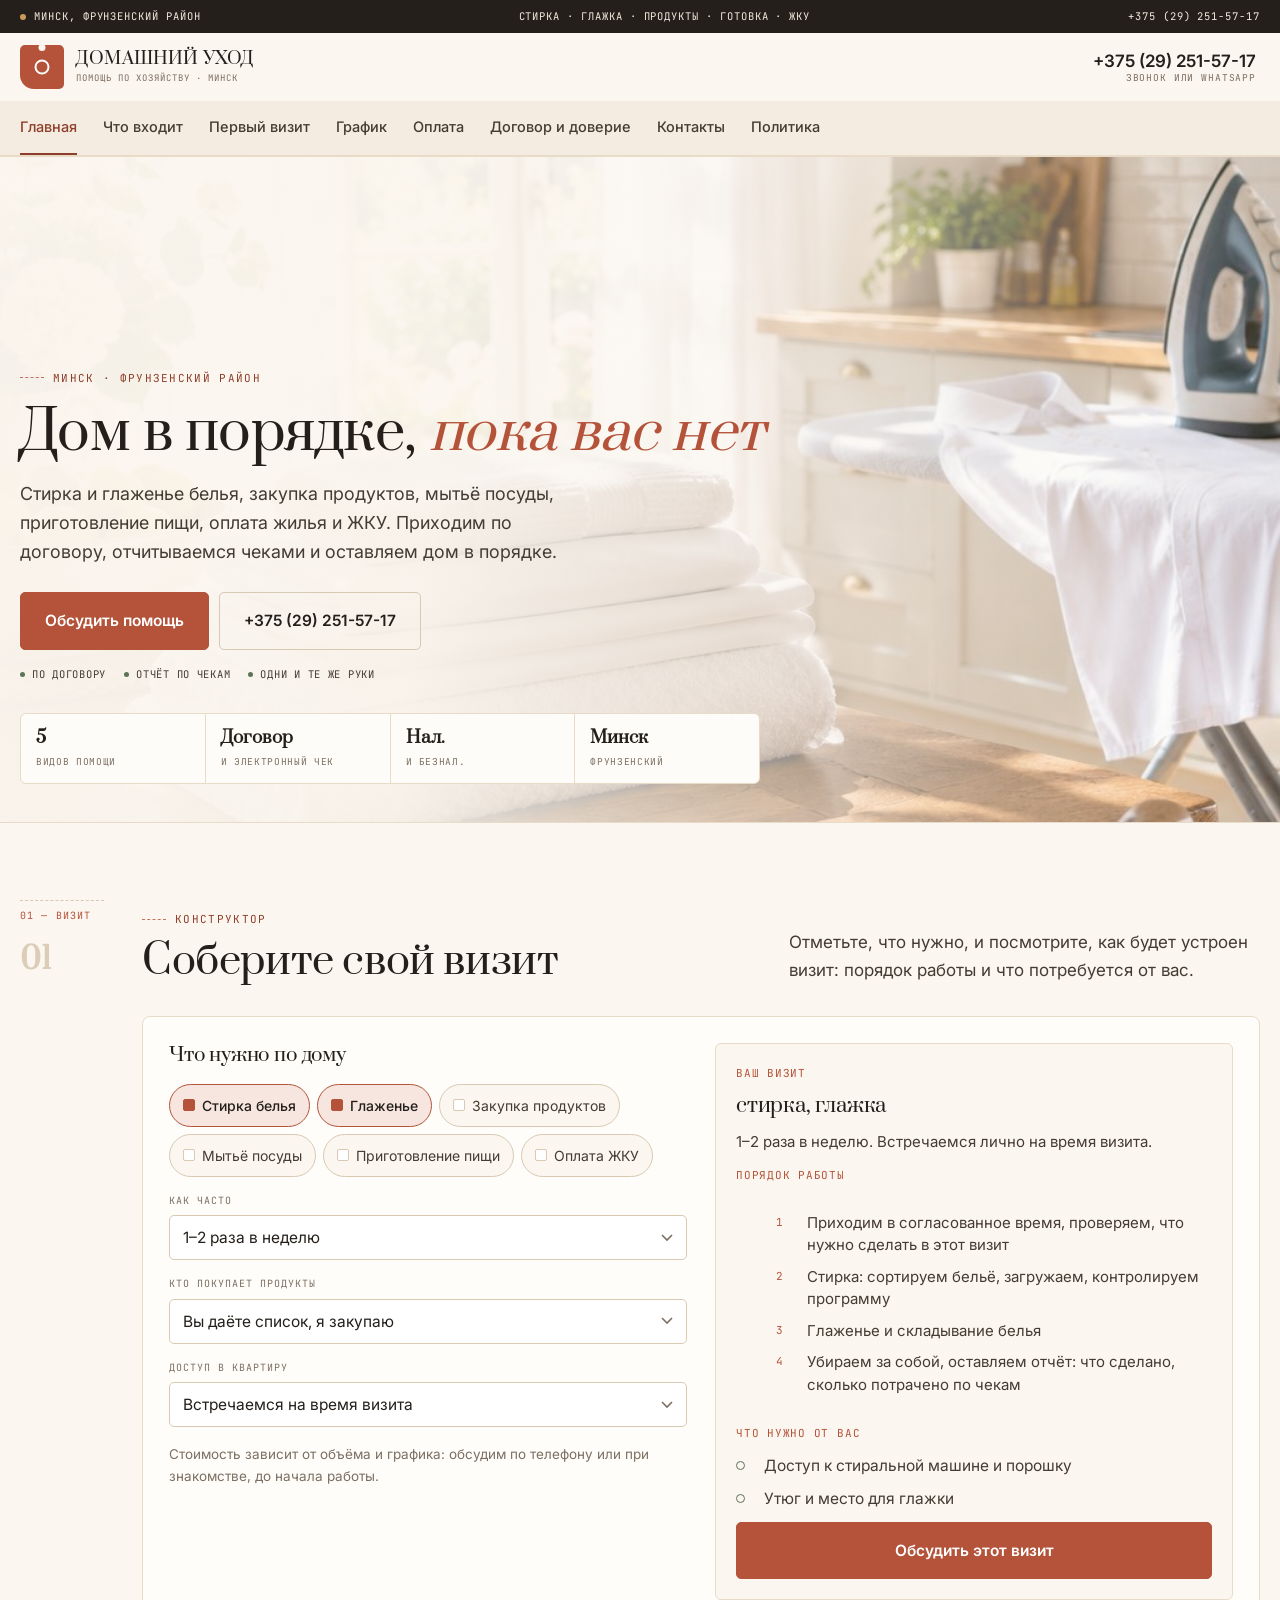
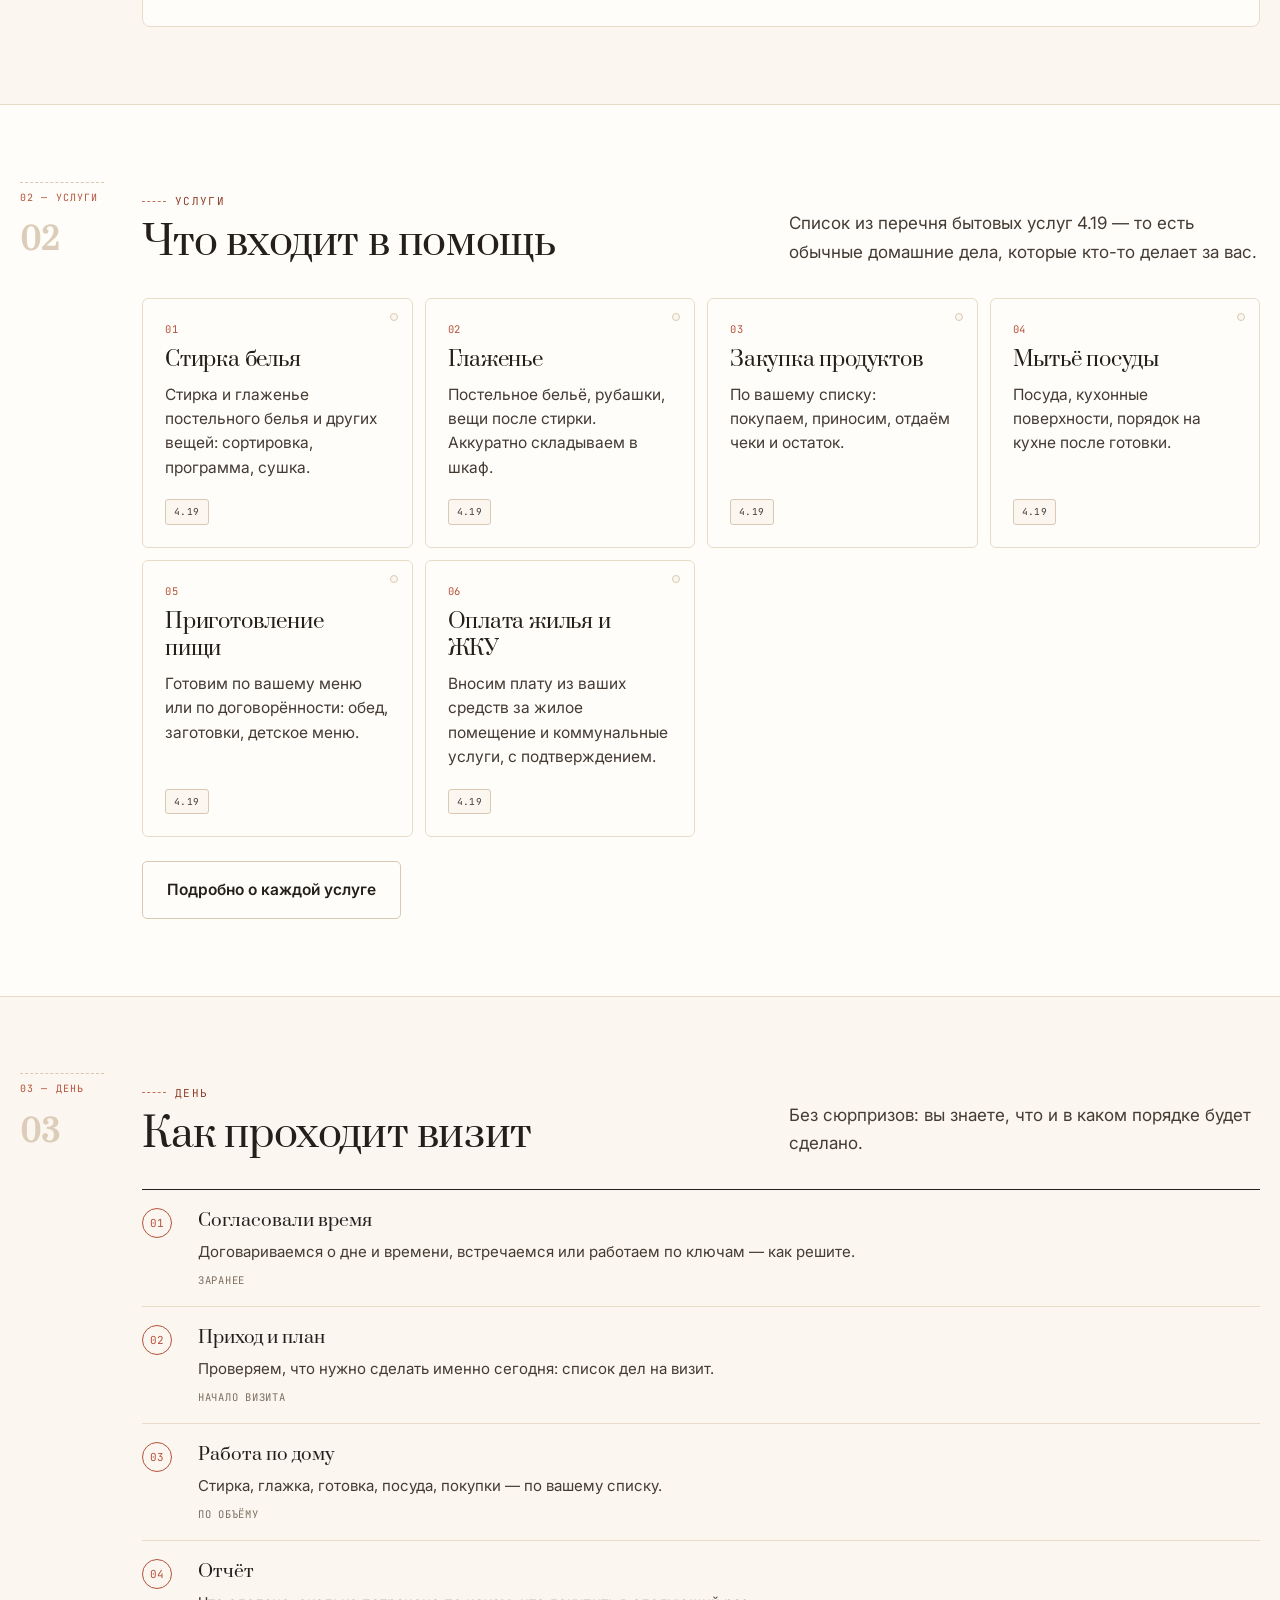
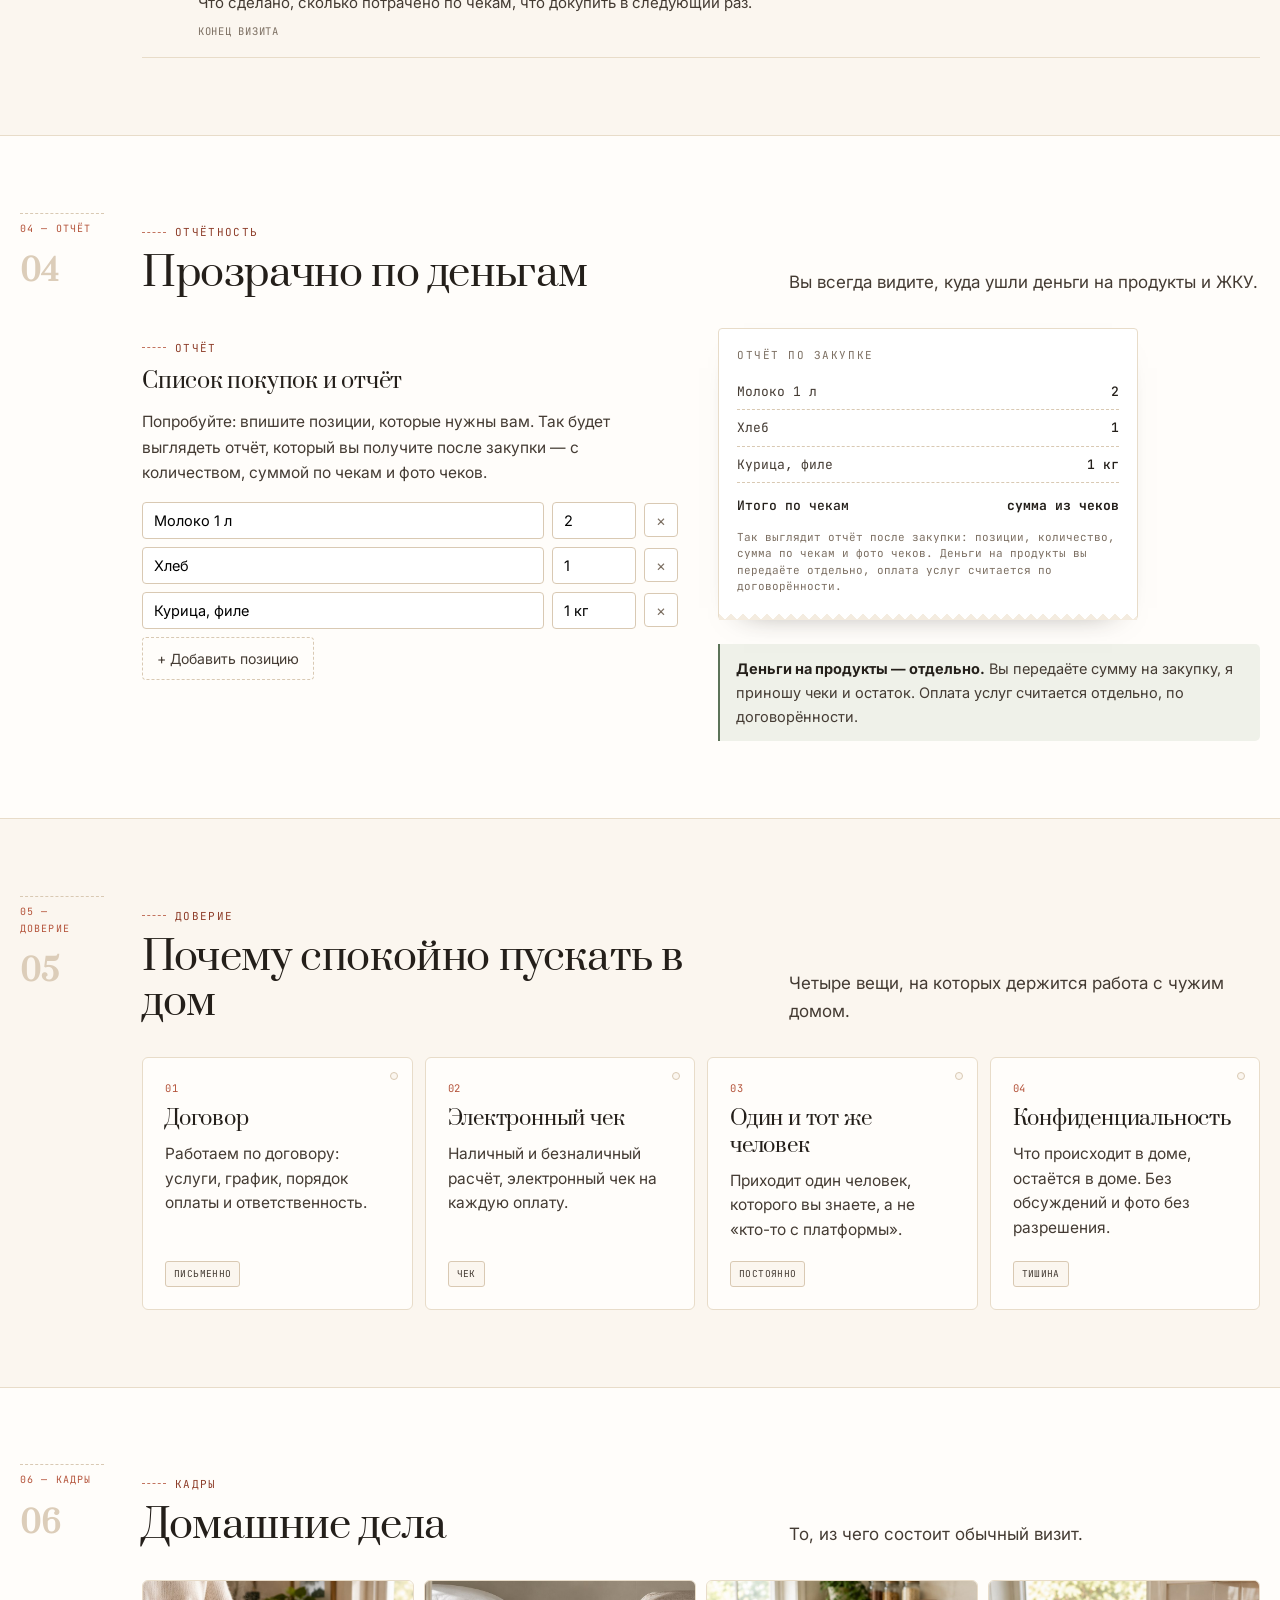
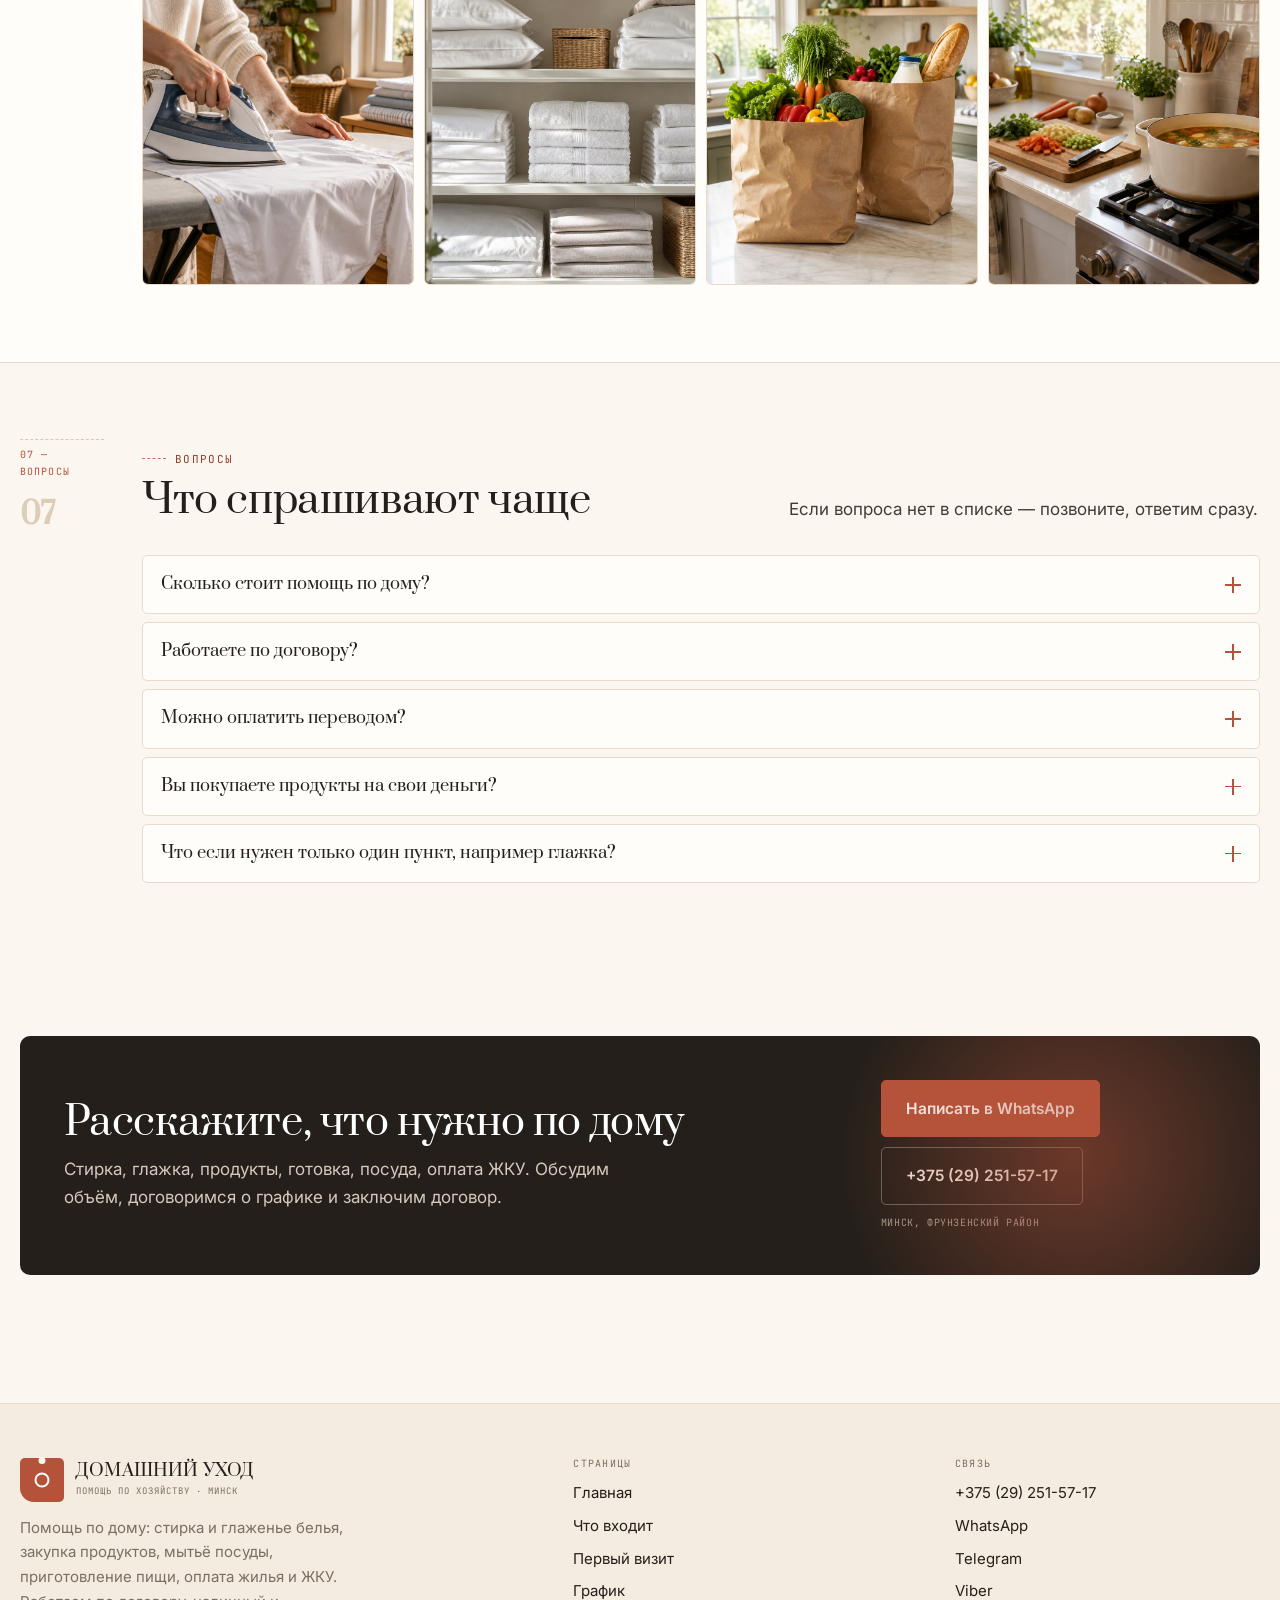
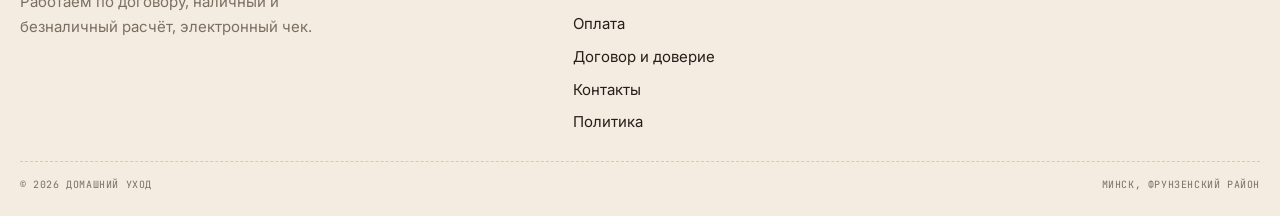
<file: index.html>
<!DOCTYPE html>
<html lang="ru">
<head>
<meta charset="utf-8">
<meta name="viewport" content="width=device-width,initial-scale=1">
<title>Уход по дому в Минске: стирка, глажка, продукты, готовка — ДОМАШНИЙ УХОД</title>
<meta name="description" content="Помощь по хозяйству в Минске, Фрунзенский район: стирка и глаженье белья, закупка продуктов, мытьё посуды, приготовление пищи, оплата жилья и ЖКУ. Договор, наличный и безналичный расчёт, электронный чек.">
<link rel="icon" href="assets/img/favicon.svg" type="image/svg+xml">
<meta property="og:title" content="Уход по дому в Минске: стирка, глажка, продукты, готовка — ДОМАШНИЙ УХОД">
<meta property="og:description" content="Помощь по хозяйству в Минске, Фрунзенский район: стирка и глаженье белья, закупка продуктов, мытьё посуды, приготовление пищи, оплата жилья и ЖКУ. Договор, наличный и безналичный расчёт, электронный чек.">
<meta property="og:type" content="website">
<style>
:root{--paper:#FBF6EF;--ink:#241F1A;--terra:#B4533A;--line:#E8DCC9;--line2:#D9C9B3;--white:#FFFDFA;--wrap:1240px}
*,*::before,*::after{box-sizing:border-box}
body{margin:0;background:var(--paper);color:var(--ink);font-family:'Inter',system-ui,sans-serif;font-size:17px;line-height:1.65}
img{max-width:100%;height:auto;display:block}
h1,h2,h3{font-family:'Prata',Georgia,serif;font-weight:400;margin:0;line-height:1.14}
a{color:inherit;text-decoration:none}
.wrap{width:min(var(--wrap),calc(100% - 40px));margin-inline:auto}
@media(max-width:600px){.wrap{width:calc(100% - 26px)}}
.topbar{background:var(--ink);color:#F3EAE0}
.topbar__in{display:flex;justify-content:space-between;gap:12px;flex-wrap:wrap;padding:8px 0}
.hdr{position:sticky;top:0;z-index:60;background:rgba(251,246,239,.96);border-bottom:1px solid var(--line)}
.hdr__in{display:flex;align-items:center;gap:12px;padding:12px 0}
.logo{display:flex;align-items:center;gap:12px;margin-right:auto}
.logo__mk{width:44px;height:44px;flex:none;background:var(--terra);border-radius:5px 5px 5px 14px}
.logo__t b{display:block;font-family:'Prata',serif;font-weight:400;font-size:16px;line-height:1.2}
.logo__t span{display:block;font-size:9px;letter-spacing:.11em;text-transform:uppercase;color:#7C6F62}
.burger{display:none;width:46px;height:46px;align-items:center;justify-content:center;flex-direction:column;gap:5px;background:transparent;border:1px solid var(--line2);border-radius:5px}
.burger i{display:block;width:20px;height:1.8px;background:var(--ink)}
@media(max-width:1099px){.burger{display:flex}}
.strip{background:#F4ECE0;border-bottom:1px solid var(--line);display:none}
@media(min-width:1100px){.strip{display:block}}
.strip__in{display:flex;gap:24px;overflow-x:auto;padding:0}
.strip a{padding:14px 0;font-size:14.5px;border-bottom:2px solid transparent;white-space:nowrap}
.strip a[aria-current]{color:var(--terra);border-bottom-color:var(--terra)}
.hero{position:relative;min-height:clamp(500px,72vh,760px);display:flex;align-items:flex-end;overflow:hidden;border-bottom:1px solid var(--line)}
.hero__bg{position:absolute;inset:0;z-index:-2}
.hero__bg img{width:100%;height:100%;object-fit:cover}
.hero::before{content:"";position:absolute;inset:0;z-index:-1;background:linear-gradient(95deg,rgba(251,246,239,.98),rgba(251,246,239,.95) 36%,rgba(251,246,239,.55) 68%,rgba(251,246,239,.05))}
.hero__in{padding:clamp(26px,4vw,54px) 0 clamp(20px,3vw,34px);min-width:0}
.hero h1{font-size:clamp(30px,4.4vw,54px);max-width:21ch;margin-top:14px}
.btn{display:inline-flex;align-items:center;justify-content:center;gap:8px;padding:15px 23px;border-radius:5px;border:1px solid var(--terra);background:var(--terra);color:#fff;font-weight:600;font-size:15.5px}
.btn--ghost{background:transparent;color:var(--ink);border-color:var(--line2)}
.kick{display:inline-flex;align-items:center;gap:9px;font-size:11px;letter-spacing:.12em;text-transform:uppercase;color:#8E3E2A}
.band{padding:clamp(38px,6vw,78px) 0;border-bottom:1px solid var(--line)}
.drawer{position:fixed;inset:0;z-index:120;background:rgba(36,31,26,.55);opacity:0;pointer-events:none;transition:opacity .2s}
.drawer[data-open="true"]{opacity:1;pointer-events:auto}
.drawer__inner{width:min(400px,100%);height:100%;margin-left:auto;background:#fff;padding:20px;overflow-y:auto;display:flex;flex-direction:column;gap:4px}
body.is-locked{overflow:hidden}
[hidden]{display:none !important}
.fbar{position:fixed;left:0;right:0;bottom:0;z-index:70;display:none;grid-template-columns:repeat(4,1fr);background:var(--ink)}
@media(max-width:1099px){.fbar{display:grid}body{padding-bottom:58px}}
.fbar a{display:flex;flex-direction:column;align-items:center;gap:3px;padding:9px 2px;color:#F3EAE0;font-size:9px;letter-spacing:.05em;text-transform:uppercase}
.fbar a:first-child{background:var(--terra);color:#fff}
</style>
<link rel="preconnect" href="https://fonts.googleapis.com">
<link rel="preconnect" href="https://fonts.gstatic.com" crossorigin>
<link rel="stylesheet" href="https://fonts.googleapis.com/css2?family=Prata&family=Inter:wght@400;500;600&family=JetBrains+Mono:wght@400;500&display=swap">
<link rel="stylesheet" href="assets/css/site.v1.css">
</head>
<body>
<a class="skip" href="#main">К содержанию</a>
<div class="topbar"><div class="wrap topbar__in"><span><i class="dot"></i>Минск, Фрунзенский район</span><span>стирка · глажка · продукты · готовка · ЖКУ</span><a href="tel:+375292515717">+375 (29) 251-57-17</a></div></div><header class="hdr"><div class="wrap hdr__in"><a class="logo" href="index.html"><span class="logo__mk"></span><span class="logo__t"><b>ДОМАШНИЙ УХОД</b><span>помощь по хозяйству · Минск</span></span></a><div class="hdr__tel"><b><a href="tel:+375292515717">+375 (29) 251-57-17</a></b><span>звонок или WhatsApp</span></div><button class="burger" id="burger" aria-label="Меню" aria-expanded="false" aria-controls="drawer"><i></i><i></i></button></div><nav class="strip" aria-label="Страницы"><div class="wrap strip__in"><a href="index.html" aria-current="page">Главная</a><a href="uslugi.html">Что входит</a><a href="vizit.html">Первый визит</a><a href="grafik.html">График</a><a href="cena.html">Оплата</a><a href="doverie.html">Договор и доверие</a><a href="kontakty.html">Контакты</a><a href="politika.html">Политика</a></div></nav></header>
<main id="main">
<section class="hero"><div class="hero__bg"><img src="assets/img/hero.jpg" alt="Светлая кухня с выглаженным бельём и полотенцами" fetchpriority="high"></div><div class="wrap hero__in"><span class="kick">Минск · Фрунзенский район</span><h1>Дом в порядке, <em>пока вас нет</em></h1><p class="lead">Стирка и глаженье белья, закупка продуктов, мытьё посуды, приготовление пищи, оплата жилья и ЖКУ. Приходим по договору, отчитываемся чеками и оставляем дом в порядке.</p><div class="hero__cta"><a class="btn" href="kontakty.html">Обсудить помощь</a><a class="btn btn--ghost" href="tel:+375292515717">+375 (29) 251-57-17</a></div><div class="hero__note"><span>по договору</span><span>отчёт по чекам</span><span>одни и те же руки</span></div><div class="figs"><div><b>5</b><span>видов помощи</span></div><div><b>Договор</b><span>и электронный чек</span></div><div><b>Нал.</b><span>и безнал.</span></div><div><b>Минск</b><span>Фрунзенский</span></div></div></div></section><section class="band "><div class="wrap"><div class="sect sect--side"><div class="sect__side"><span>01 — визит</span><b>01</b></div><div class="sect__main"><div class="sect__head"><div><span class="kick">Конструктор</span><h2>Соберите свой визит</h2></div><p>Отметьте, что нужно, и посмотрите, как будет устроен визит: порядок работы и что потребуется от вас.</p></div><div class="build" id="build"><div class="build__form"><h3>Что нужно по дому</h3><div class="chips"><button type="button" data-t="laundry" aria-pressed="true">Стирка белья</button><button type="button" data-t="iron" aria-pressed="true">Глаженье</button><button type="button" data-t="products" aria-pressed="false">Закупка продуктов</button><button type="button" data-t="dishes" aria-pressed="false">Мытьё посуды</button><button type="button" data-t="cook" aria-pressed="false">Приготовление пищи</button><button type="button" data-t="bills" aria-pressed="false">Оплата ЖКУ</button></div><div class="field"><label for="bFreq">Как часто</label><select id="bFreq"><option>Разово, когда нужно</option><option selected>1–2 раза в неделю</option><option>3 раза в неделю и чаще</option><option>Ежедневно по будням</option></select></div><div class="field"><label for="bWho">Кто покупает продукты</label><select id="bWho"><option value="me" selected>Вы даёте список, я закупаю</option><option value="you">Покупаете сами, я готовлю</option></select></div><div class="field"><label for="bAccess">Доступ в квартиру</label><select id="bAccess"><option value="meet" selected>Встречаемся на время визита</option><option value="keys">Ключи или код домофона по договору</option></select></div><p style="font-size:13.5px;color:#7C6F62">Стоимость зависит от объёма и графика: обсудим по телефону или при знакомстве, до начала работы.</p></div><div class="build__out" id="buildOut" aria-live="polite"></div></div></div></div></div></section><section class="band band--white"><div class="wrap"><div class="sect sect--side"><div class="sect__side"><span>02 — услуги</span><b>02</b></div><div class="sect__main"><div class="sect__head"><div><span class="kick">Услуги</span><h2>Что входит в помощь</h2></div><p>Список из перечня бытовых услуг 4.19 — то есть обычные домашние дела, которые кто-то делает за вас.</p></div><div class="cards"><article class="card"><span class="card__n">01</span><h3>Стирка белья</h3><p>Стирка и глаженье постельного белья и других вещей: сортировка, программа, сушка.</p><div class="card__tags"><span class="tag">4.19</span></div></article><article class="card"><span class="card__n">02</span><h3>Глаженье</h3><p>Постельное бельё, рубашки, вещи после стирки. Аккуратно складываем в шкаф.</p><div class="card__tags"><span class="tag">4.19</span></div></article><article class="card"><span class="card__n">03</span><h3>Закупка продуктов</h3><p>По вашему списку: покупаем, приносим, отдаём чеки и остаток.</p><div class="card__tags"><span class="tag">4.19</span></div></article><article class="card"><span class="card__n">04</span><h3>Мытьё посуды</h3><p>Посуда, кухонные поверхности, порядок на кухне после готовки.</p><div class="card__tags"><span class="tag">4.19</span></div></article><article class="card"><span class="card__n">05</span><h3>Приготовление пищи</h3><p>Готовим по вашему меню или по договорённости: обед, заготовки, детское меню.</p><div class="card__tags"><span class="tag">4.19</span></div></article><article class="card"><span class="card__n">06</span><h3>Оплата жилья и ЖКУ</h3><p>Вносим плату из ваших средств за жилое помещение и коммунальные услуги, с подтверждением.</p><div class="card__tags"><span class="tag">4.19</span></div></article></div><div class="mt24"><a class="btn btn--ghost" href="uslugi.html">Подробно о каждой услуге</a></div></div></div></div></section><section class="band "><div class="wrap"><div class="sect sect--side"><div class="sect__side"><span>03 — день</span><b>03</b></div><div class="sect__main"><div class="sect__head"><div><span class="kick">День</span><h2>Как проходит визит</h2></div><p>Без сюрпризов: вы знаете, что и в каком порядке будет сделано.</p></div><div class="steps"><div class="step"><span class="step__n">01</span><div><b>Согласовали время</b><p>Договариваемся о дне и времени, встречаемся или работаем по ключам — как решите.</p><em>заранее</em></div></div><div class="step"><span class="step__n">02</span><div><b>Приход и план</b><p>Проверяем, что нужно сделать именно сегодня: список дел на визит.</p><em>начало визита</em></div></div><div class="step"><span class="step__n">03</span><div><b>Работа по дому</b><p>Стирка, глажка, готовка, посуда, покупки — по вашему списку.</p><em>по объёму</em></div></div><div class="step"><span class="step__n">04</span><div><b>Отчёт</b><p>Что сделано, сколько потрачено по чекам, что докупить в следующий раз.</p><em>конец визита</em></div></div></div></div></div></div></section><section class="band band--white"><div class="wrap"><div class="sect sect--side"><div class="sect__side"><span>04 — отчёт</span><b>04</b></div><div class="sect__main"><div class="sect__head"><div><span class="kick">Отчётность</span><h2>Прозрачно по деньгам</h2></div><p>Вы всегда видите, куда ушли деньги на продукты и ЖКУ.</p></div><div class="split2"><div><span class="kick">Отчёт</span><h3 style="margin:10px 0 14px">Список покупок и отчёт</h3><p style="color:#443B33;font-size:15.5px;margin-bottom:16px">Попробуйте: впишите позиции, которые нужны вам. Так будет выглядеть отчёт, который вы получите после закупки — с количеством, суммой по чекам и фото чеков.</p><div class="shop" id="shop"></div></div><div><div class="receipt" id="receipt"></div><div class="note mt24"><b>Деньги на продукты — отдельно.</b> Вы передаёте сумму на закупку, я приношу чеки и остаток. Оплата услуг считается отдельно, по договорённости.</div></div></div></div></div></div></section><section class="band "><div class="wrap"><div class="sect sect--side"><div class="sect__side"><span>05 — доверие</span><b>05</b></div><div class="sect__main"><div class="sect__head"><div><span class="kick">Доверие</span><h2>Почему спокойно пускать в дом</h2></div><p>Четыре вещи, на которых держится работа с чужим домом.</p></div><div class="cards"><article class="card"><span class="card__n">01</span><h3>Договор</h3><p>Работаем по договору: услуги, график, порядок оплаты и ответственность.</p><div class="card__tags"><span class="tag">письменно</span></div></article><article class="card"><span class="card__n">02</span><h3>Электронный чек</h3><p>Наличный и безналичный расчёт, электронный чек на каждую оплату.</p><div class="card__tags"><span class="tag">чек</span></div></article><article class="card"><span class="card__n">03</span><h3>Один и тот же человек</h3><p>Приходит один человек, которого вы знаете, а не «кто-то с платформы».</p><div class="card__tags"><span class="tag">постоянно</span></div></article><article class="card"><span class="card__n">04</span><h3>Конфиденциальность</h3><p>Что происходит в доме, остаётся в доме. Без обсуждений и фото без разрешения.</p><div class="card__tags"><span class="tag">тишина</span></div></article></div></div></div></div></section><section class="band band--white"><div class="wrap"><div class="sect sect--side"><div class="sect__side"><span>06 — кадры</span><b>06</b></div><div class="sect__main"><div class="sect__head"><div><span class="kick">Кадры</span><h2>Домашние дела</h2></div><p>То, из чего состоит обычный визит.</p></div><div class="gal"><figure><img src="assets/img/iron.jpg" alt="Глаженье белья" loading="lazy"><figcaption>Глаженье белья</figcaption></figure><figure><img src="assets/img/linen.jpg" alt="Сложенное бельё" loading="lazy"><figcaption>Сложенное бельё</figcaption></figure><figure><img src="assets/img/products.jpg" alt="Продукты по списку" loading="lazy"><figcaption>Продукты по списку</figcaption></figure><figure><img src="assets/img/cook.jpg" alt="Приготовление пищи" loading="lazy"><figcaption>Приготовление пищи</figcaption></figure></div></div></div></div></section><section class="band "><div class="wrap"><div class="sect sect--side"><div class="sect__side"><span>07 — вопросы</span><b>07</b></div><div class="sect__main"><div class="sect__head"><div><span class="kick">Вопросы</span><h2>Что спрашивают чаще</h2></div><p>Если вопроса нет в списке — позвоните, ответим сразу.</p></div><div class="faq"><div class="faq__i" data-open="false"><button class="faq__q" type="button">Сколько стоит помощь по дому?<i></i></button><div class="faq__a"><p>Зависит от объёма дел и графика: разовый визит и ежедневная помощь считаются по-разному. Цену обсуждаем до начала работы, после уточнения списка дел.</p></div></div><div class="faq__i" data-open="false"><button class="faq__q" type="button">Работаете по договору?<i></i></button><div class="faq__a"><p>Да, по договору. В нём — услуги, график, порядок оплаты и ответственность сторон.</p></div></div><div class="faq__i" data-open="false"><button class="faq__q" type="button">Можно оплатить переводом?<i></i></button><div class="faq__a"><p>Да, наличный и безналичный расчёт. На каждую оплату выдаём электронный чек.</p></div></div><div class="faq__i" data-open="false"><button class="faq__q" type="button">Вы покупаете продукты на свои деньги?<i></i></button><div class="faq__a"><p>Нет. Вы передаёте сумму на закупку, я приношу чеки и остаток. Все траты подтверждаются.</p></div></div><div class="faq__i" data-open="false"><button class="faq__q" type="button">Что если нужен только один пункт, например глажка?<i></i></button><div class="faq__a"><p>Можно заказать одну услугу. Никакого «только комплексом».</p></div></div></div></div></div></div></section></main>
<section class="band" style="border-bottom:0"><div class="wrap"><div class="cta"><div><h2>Расскажите, что нужно по дому</h2><p>Стирка, глажка, продукты, готовка, посуда, оплата ЖКУ. Обсудим объём, договоримся о графике и заключим договор.</p></div><div class="cta__act"><a class="btn" href="https://wa.me/375292515717" target="_blank" rel="noopener">Написать в WhatsApp</a><a class="btn btn--ghost" href="tel:+375292515717">+375 (29) 251-57-17</a><small>Минск, Фрунзенский район</small></div></div></div></section>
<footer class="foot"><div class="wrap"><div class="foot__grid"><div><a class="logo" href="index.html"><span class="logo__mk"></span><span class="logo__t"><b>ДОМАШНИЙ УХОД</b><span>помощь по хозяйству · Минск</span></span></a><p style="margin-top:14px;color:#7C6F62;font-size:15px;max-width:36ch">Помощь по дому: стирка и глаженье белья, закупка продуктов, мытьё посуды, приготовление пищи, оплата жилья и ЖКУ. Работаем по договору, наличный и безналичный расчёт, электронный чек.</p></div><div><h4>Страницы</h4><ul><li><a href="index.html">Главная</a></li><li><a href="uslugi.html">Что входит</a></li><li><a href="vizit.html">Первый визит</a></li><li><a href="grafik.html">График</a></li><li><a href="cena.html">Оплата</a></li><li><a href="doverie.html">Договор и доверие</a></li><li><a href="kontakty.html">Контакты</a></li><li><a href="politika.html">Политика</a></li></ul></div><div><h4>Связь</h4><ul><li><a href="tel:+375292515717">+375 (29) 251-57-17</a></li><li><a href="https://wa.me/375292515717" target="_blank" rel="noopener">WhatsApp</a></li><li><a href="https://t.me/+375292515717" target="_blank" rel="noopener">Telegram</a></li><li><a href="viber://chat?number=%2B375292515717">Viber</a></li></ul></div></div><div class="foot__bottom"><span>© 2026 ДОМАШНИЙ УХОД</span><span>Минск, Фрунзенский район</span></div></div></footer>
<div class="fbar" aria-label="Быстрая связь"><a href="tel:+375292515717"><svg viewBox="0 0 24 24"><path d="M6.6 3.5l3 3-2 2.4a12 12 0 005.5 5.5l2.4-2 3 3-2 2.6c-1.2 1.4-3 1.7-4.6 1A16.5 16.5 0 013.4 8.1c-.7-1.6-.4-3.4 1-4.6z"/></svg>Позвонить</a><a href="https://wa.me/375292515717" target="_blank" rel="noopener"><svg viewBox="0 0 24 24"><path d="M3 21l1.7-5A8.6 8.6 0 013.4 11a8.6 8.6 0 118.6 8.6 8.9 8.9 0 01-4.4-1.2z"/><path d="M8.6 8.2c.3-.6.5-.6.9-.6h.7c.2 0 .5 0 .7.5l.8 1.9c.1.3 0 .5-.1.7l-.5.6c-.2.2-.2.4-.1.6a6 6 0 002.8 2.4c.3.1.5.1.7-.1l.7-.8c.2-.2.4-.2.6-.1l1.8.9c.3.1.4.3.4.5v.6c0 .7-.5 1.4-1.2 1.6-.6.2-1.4.3-2.3 0a10 10 0 01-3.6-2.2 9.4 9.4 0 01-1.9-3c-.2-.8-.1-1.6.1-2.1z"/></svg>WhatsApp</a><a href="https://t.me/+375292515717" target="_blank" rel="noopener"><svg viewBox="0 0 24 24"><path d="M21 4L3 11l5 1.8L10 19l3-3.4 4.6 3z"/><path d="M8 12.8L18 6l-7 8.6"/></svg>Telegram</a><a href="viber://chat?number=%2B375292515717"><svg viewBox="0 0 24 24"><path d="M12 3c5 0 8 3.2 8 7.6 0 4.5-3.2 7.4-8 7.4-.7 0-1.4 0-2-.2L6 21l.8-3.4A7.3 7.3 0 014 10.6C4 6.2 7 3 12 3z"/><path d="M9 8.5c1.2 3 2.4 4.2 5 5"/></svg>Viber</a></div>
<div class="drawer" id="drawer" data-open="false" role="dialog" aria-modal="true" aria-label="Меню"><div class="drawer__inner"><div class="drawer__top"><span class="mono">Меню</span><button class="drawer__x" id="drawerClose" aria-label="Закрыть меню">×</button></div><a class="dl" href="index.html">Главная<span>01</span></a><a class="dl" href="uslugi.html">Что входит<span>02</span></a><a class="dl" href="vizit.html">Первый визит<span>03</span></a><a class="dl" href="grafik.html">График<span>04</span></a><a class="dl" href="cena.html">Оплата<span>05</span></a><a class="dl" href="doverie.html">Договор и доверие<span>06</span></a><a class="dl" href="kontakty.html">Контакты<span>07</span></a><a class="dl" href="politika.html">Политика<span>08</span></a><div class="drawer__foot"><a class="btn" href="https://wa.me/375292515717" target="_blank" rel="noopener">WhatsApp</a><a class="btn btn--ghost" href="tel:+375292515717">+375 (29) 251-57-17</a></div></div></div>
<script src="assets/js/main.v1.js" defer></script>
</body>
</html>
</file>
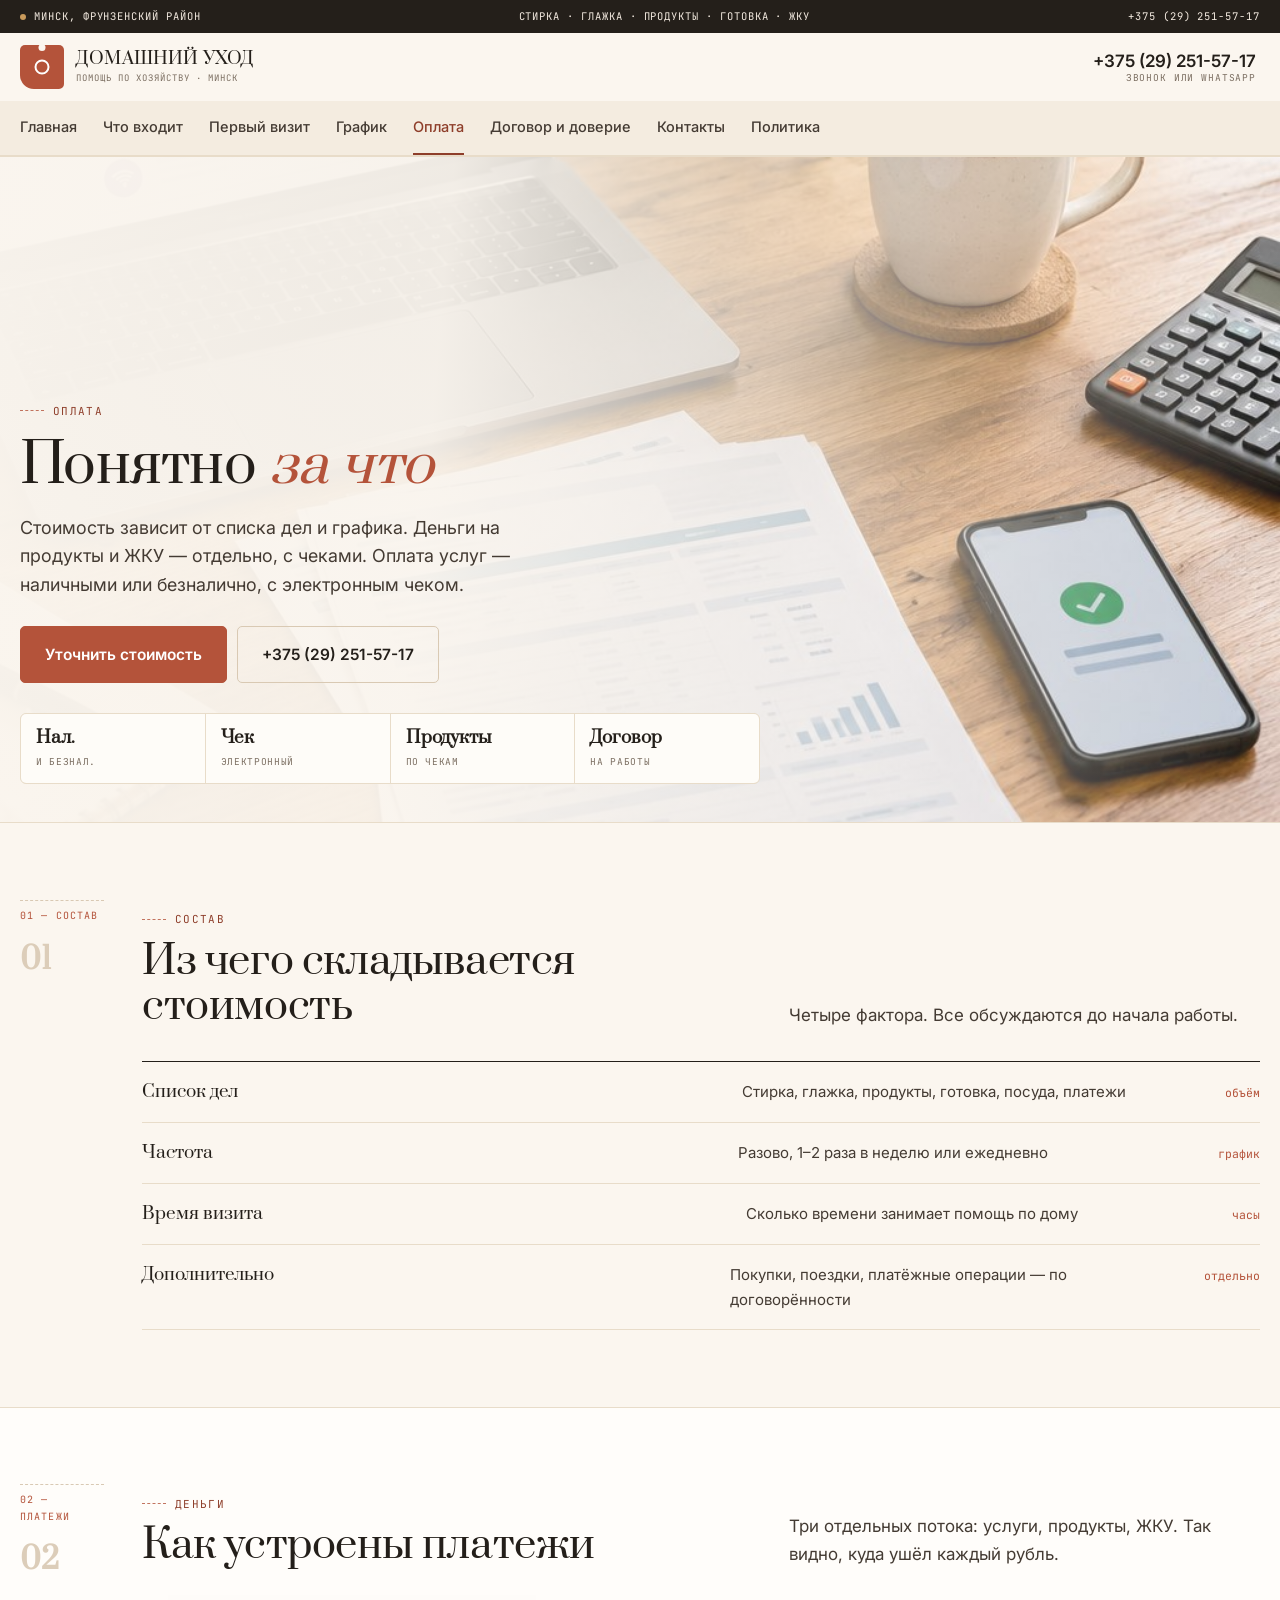
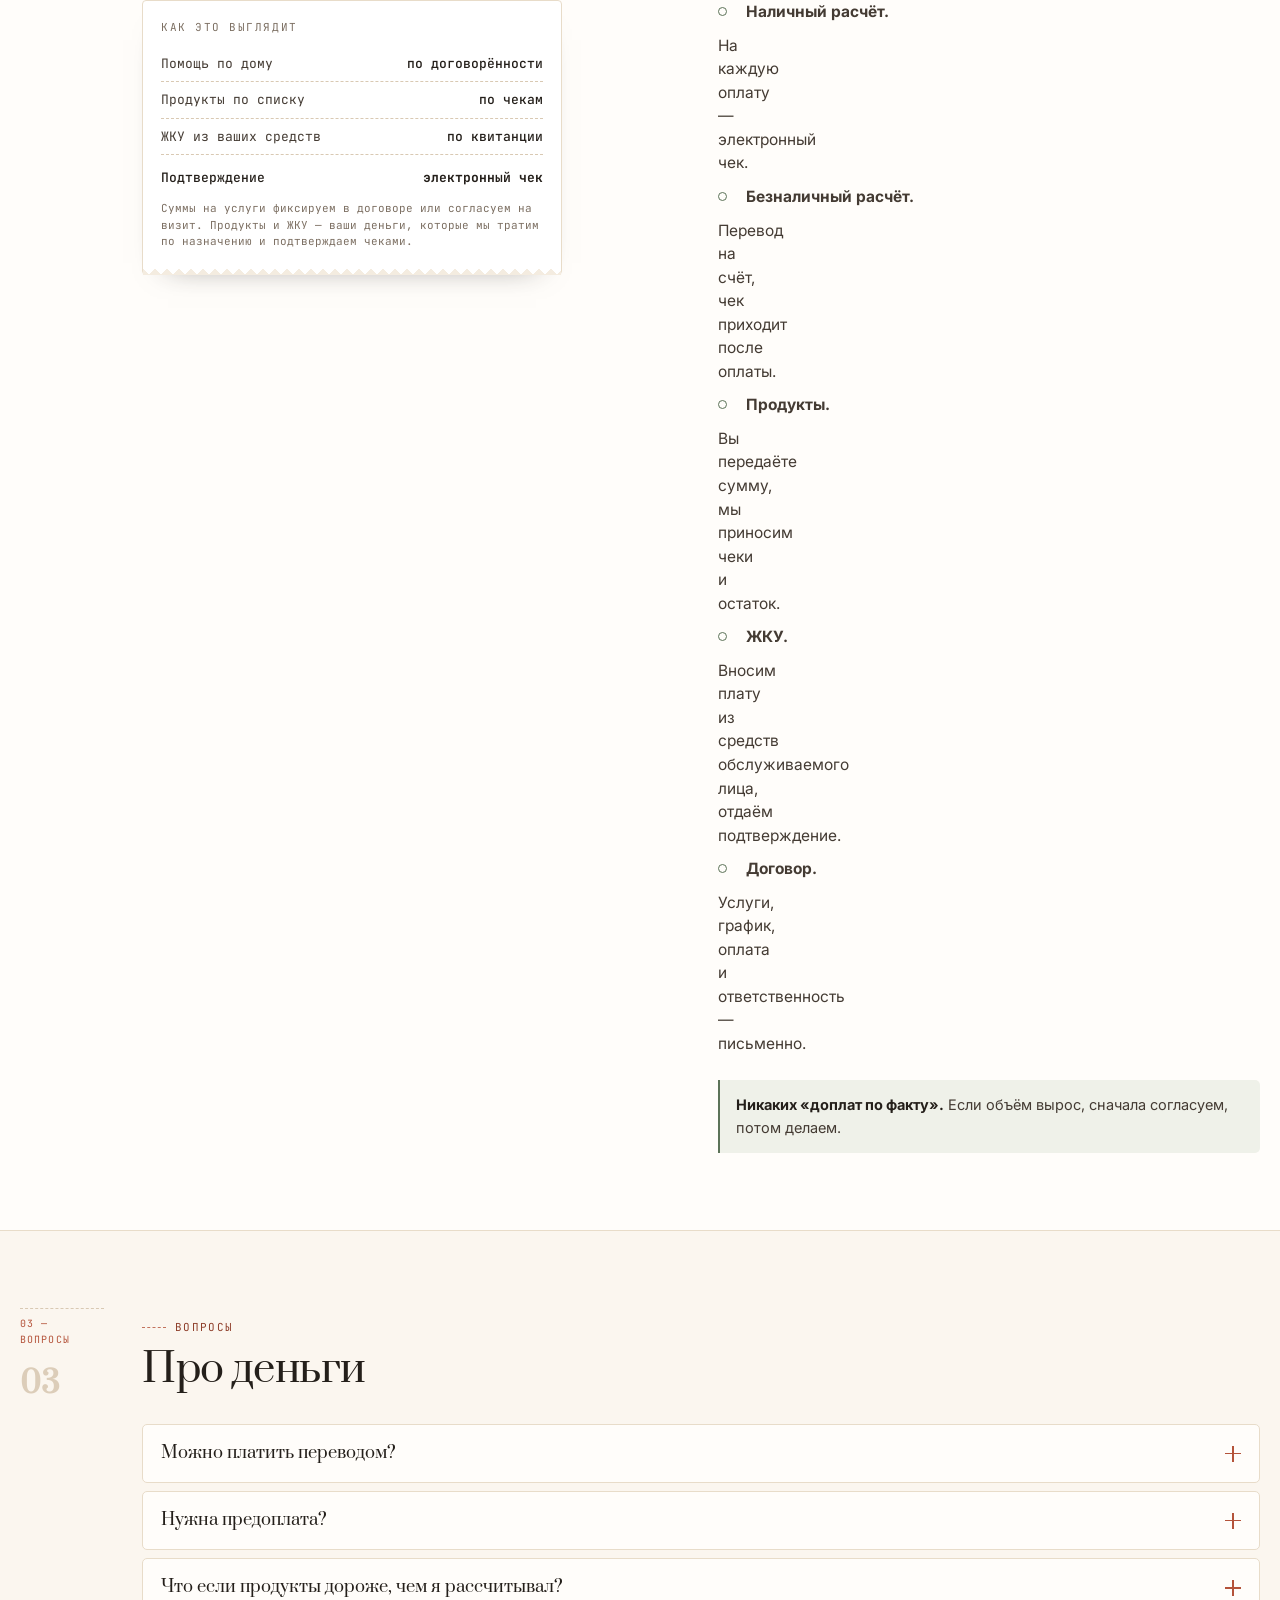
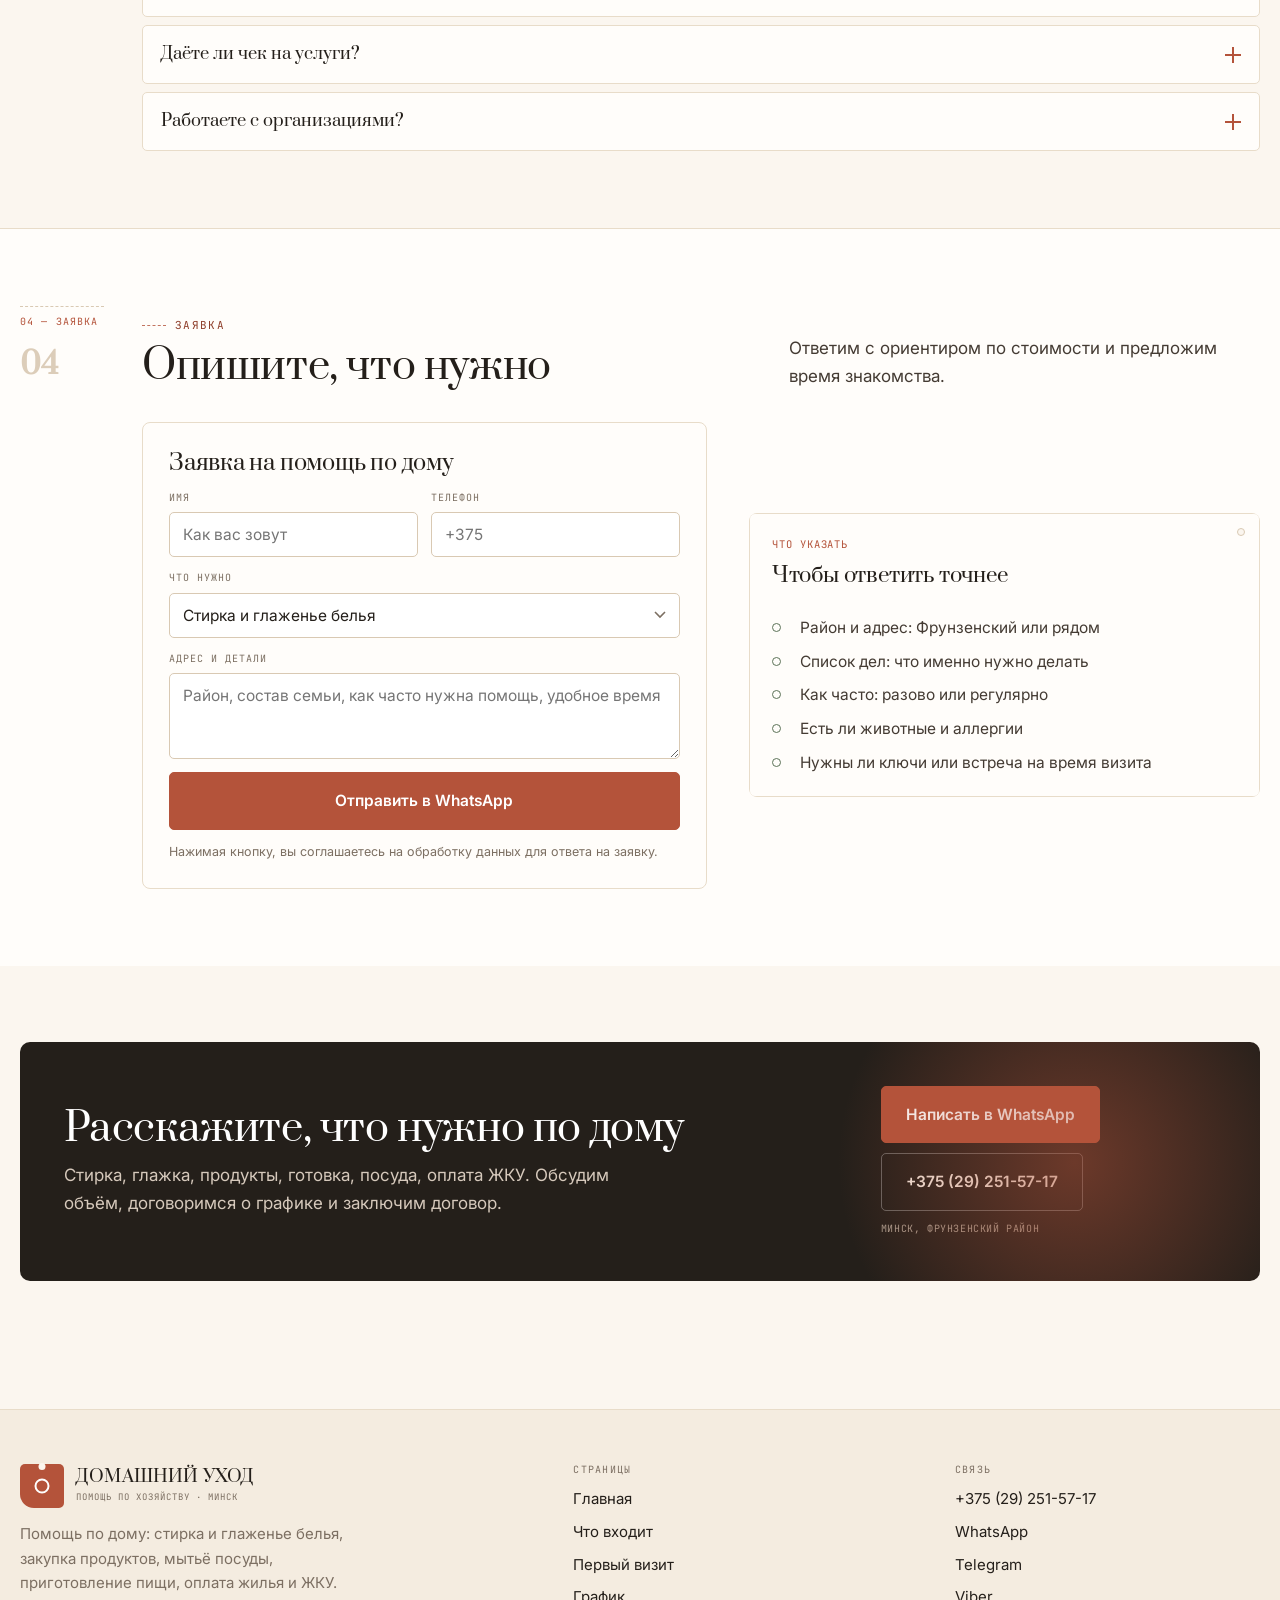
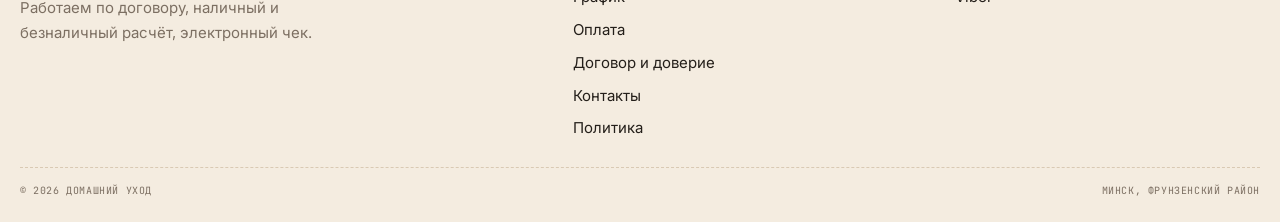
<file: cena.html>
<!DOCTYPE html>
<html lang="ru">
<head>
<meta charset="utf-8">
<meta name="viewport" content="width=device-width,initial-scale=1">
<title>Оплата: наличный и безналичный расчёт, электронный чек — ДОМАШНИЙ УХОД</title>
<meta name="description" content="Как считается стоимость помощи по дому, как оплачивать: наличный и безналичный расчёт, электронный чек, деньги на продукты отдельно. Минск, Фрунзенский район.">
<link rel="icon" href="assets/img/favicon.svg" type="image/svg+xml">
<meta property="og:title" content="Оплата: наличный и безналичный расчёт, электронный чек — ДОМАШНИЙ УХОД">
<meta property="og:description" content="Как считается стоимость помощи по дому, как оплачивать: наличный и безналичный расчёт, электронный чек, деньги на продукты отдельно. Минск, Фрунзенский район.">
<meta property="og:type" content="website">
<style>
:root{--paper:#FBF6EF;--ink:#241F1A;--terra:#B4533A;--line:#E8DCC9;--line2:#D9C9B3;--white:#FFFDFA;--wrap:1240px}
*,*::before,*::after{box-sizing:border-box}
body{margin:0;background:var(--paper);color:var(--ink);font-family:'Inter',system-ui,sans-serif;font-size:17px;line-height:1.65}
img{max-width:100%;height:auto;display:block}
h1,h2,h3{font-family:'Prata',Georgia,serif;font-weight:400;margin:0;line-height:1.14}
a{color:inherit;text-decoration:none}
.wrap{width:min(var(--wrap),calc(100% - 40px));margin-inline:auto}
@media(max-width:600px){.wrap{width:calc(100% - 26px)}}
.topbar{background:var(--ink);color:#F3EAE0}
.topbar__in{display:flex;justify-content:space-between;gap:12px;flex-wrap:wrap;padding:8px 0}
.hdr{position:sticky;top:0;z-index:60;background:rgba(251,246,239,.96);border-bottom:1px solid var(--line)}
.hdr__in{display:flex;align-items:center;gap:12px;padding:12px 0}
.logo{display:flex;align-items:center;gap:12px;margin-right:auto}
.logo__mk{width:44px;height:44px;flex:none;background:var(--terra);border-radius:5px 5px 5px 14px}
.logo__t b{display:block;font-family:'Prata',serif;font-weight:400;font-size:16px;line-height:1.2}
.logo__t span{display:block;font-size:9px;letter-spacing:.11em;text-transform:uppercase;color:#7C6F62}
.burger{display:none;width:46px;height:46px;align-items:center;justify-content:center;flex-direction:column;gap:5px;background:transparent;border:1px solid var(--line2);border-radius:5px}
.burger i{display:block;width:20px;height:1.8px;background:var(--ink)}
@media(max-width:1099px){.burger{display:flex}}
.strip{background:#F4ECE0;border-bottom:1px solid var(--line);display:none}
@media(min-width:1100px){.strip{display:block}}
.strip__in{display:flex;gap:24px;overflow-x:auto;padding:0}
.strip a{padding:14px 0;font-size:14.5px;border-bottom:2px solid transparent;white-space:nowrap}
.strip a[aria-current]{color:var(--terra);border-bottom-color:var(--terra)}
.hero{position:relative;min-height:clamp(500px,72vh,760px);display:flex;align-items:flex-end;overflow:hidden;border-bottom:1px solid var(--line)}
.hero__bg{position:absolute;inset:0;z-index:-2}
.hero__bg img{width:100%;height:100%;object-fit:cover}
.hero::before{content:"";position:absolute;inset:0;z-index:-1;background:linear-gradient(95deg,rgba(251,246,239,.98),rgba(251,246,239,.95) 36%,rgba(251,246,239,.55) 68%,rgba(251,246,239,.05))}
.hero__in{padding:clamp(26px,4vw,54px) 0 clamp(20px,3vw,34px);min-width:0}
.hero h1{font-size:clamp(30px,4.4vw,54px);max-width:21ch;margin-top:14px}
.btn{display:inline-flex;align-items:center;justify-content:center;gap:8px;padding:15px 23px;border-radius:5px;border:1px solid var(--terra);background:var(--terra);color:#fff;font-weight:600;font-size:15.5px}
.btn--ghost{background:transparent;color:var(--ink);border-color:var(--line2)}
.kick{display:inline-flex;align-items:center;gap:9px;font-size:11px;letter-spacing:.12em;text-transform:uppercase;color:#8E3E2A}
.band{padding:clamp(38px,6vw,78px) 0;border-bottom:1px solid var(--line)}
.drawer{position:fixed;inset:0;z-index:120;background:rgba(36,31,26,.55);opacity:0;pointer-events:none;transition:opacity .2s}
.drawer[data-open="true"]{opacity:1;pointer-events:auto}
.drawer__inner{width:min(400px,100%);height:100%;margin-left:auto;background:#fff;padding:20px;overflow-y:auto;display:flex;flex-direction:column;gap:4px}
body.is-locked{overflow:hidden}
[hidden]{display:none !important}
.fbar{position:fixed;left:0;right:0;bottom:0;z-index:70;display:none;grid-template-columns:repeat(4,1fr);background:var(--ink)}
@media(max-width:1099px){.fbar{display:grid}body{padding-bottom:58px}}
.fbar a{display:flex;flex-direction:column;align-items:center;gap:3px;padding:9px 2px;color:#F3EAE0;font-size:9px;letter-spacing:.05em;text-transform:uppercase}
.fbar a:first-child{background:var(--terra);color:#fff}
</style>
<link rel="preconnect" href="https://fonts.googleapis.com">
<link rel="preconnect" href="https://fonts.gstatic.com" crossorigin>
<link rel="stylesheet" href="https://fonts.googleapis.com/css2?family=Prata&family=Inter:wght@400;500;600&family=JetBrains+Mono:wght@400;500&display=swap">
<link rel="stylesheet" href="assets/css/site.v1.css">
</head>
<body>
<a class="skip" href="#main">К содержанию</a>
<div class="topbar"><div class="wrap topbar__in"><span><i class="dot"></i>Минск, Фрунзенский район</span><span>стирка · глажка · продукты · готовка · ЖКУ</span><a href="tel:+375292515717">+375 (29) 251-57-17</a></div></div><header class="hdr"><div class="wrap hdr__in"><a class="logo" href="index.html"><span class="logo__mk"></span><span class="logo__t"><b>ДОМАШНИЙ УХОД</b><span>помощь по хозяйству · Минск</span></span></a><div class="hdr__tel"><b><a href="tel:+375292515717">+375 (29) 251-57-17</a></b><span>звонок или WhatsApp</span></div><button class="burger" id="burger" aria-label="Меню" aria-expanded="false" aria-controls="drawer"><i></i><i></i></button></div><nav class="strip" aria-label="Страницы"><div class="wrap strip__in"><a href="index.html">Главная</a><a href="uslugi.html">Что входит</a><a href="vizit.html">Первый визит</a><a href="grafik.html">График</a><a href="cena.html" aria-current="page">Оплата</a><a href="doverie.html">Договор и доверие</a><a href="kontakty.html">Контакты</a><a href="politika.html">Политика</a></div></nav></header>
<main id="main">
<section class="hero"><div class="hero__bg"><img src="assets/img/bills.jpg" alt="Квитанции и ноутбук на столе" fetchpriority="high"></div><div class="wrap hero__in"><span class="kick">Оплата</span><h1>Понятно <em>за что</em></h1><p class="lead">Стоимость зависит от списка дел и графика. Деньги на продукты и ЖКУ — отдельно, с чеками. Оплата услуг — наличными или безналично, с электронным чеком.</p><div class="hero__cta"><a class="btn" href="kontakty.html">Уточнить стоимость</a><a class="btn btn--ghost" href="tel:+375292515717">+375 (29) 251-57-17</a></div><div class="figs"><div><b>Нал.</b><span>и безнал.</span></div><div><b>Чек</b><span>электронный</span></div><div><b>Продукты</b><span>по чекам</span></div><div><b>Договор</b><span>на работы</span></div></div></div></section><section class="band "><div class="wrap"><div class="sect sect--side"><div class="sect__side"><span>01 — состав</span><b>01</b></div><div class="sect__main"><div class="sect__head"><div><span class="kick">Состав</span><h2>Из чего складывается стоимость</h2></div><p>Четыре фактора. Все обсуждаются до начала работы.</p></div><div class="facts"><div class="facts__row"><b>Список дел</b><span>Стирка, глажка, продукты, готовка, посуда, платежи</span><em>объём</em></div><div class="facts__row"><b>Частота</b><span>Разово, 1–2 раза в неделю или ежедневно</span><em>график</em></div><div class="facts__row"><b>Время визита</b><span>Сколько времени занимает помощь по дому</span><em>часы</em></div><div class="facts__row"><b>Дополнительно</b><span>Покупки, поездки, платёжные операции — по договорённости</span><em>отдельно</em></div></div></div></div></div></section><section class="band band--white"><div class="wrap"><div class="sect sect--side"><div class="sect__side"><span>02 — платежи</span><b>02</b></div><div class="sect__main"><div class="sect__head"><div><span class="kick">Деньги</span><h2>Как устроены платежи</h2></div><p>Три отдельных потока: услуги, продукты, ЖКУ. Так видно, куда ушёл каждый рубль.</p></div><div class="split2"><div><div class="receipt"><h4>Как это выглядит</h4><div class="receipt__row"><span>Помощь по дому</span><b>по договорённости</b></div><div class="receipt__row"><span>Продукты по списку</span><b>по чекам</b></div><div class="receipt__row"><span>ЖКУ из ваших средств</span><b>по квитанции</b></div><div class="receipt__total"><span>Подтверждение</span><b>электронный чек</b></div><div class="receipt__note">Суммы на услуги фиксируем в договоре или согласуем на визит. Продукты и ЖКУ — ваши деньги, которые мы тратим по назначению и подтверждаем чеками.</div></div></div><div><ul class="list"><li><b>Наличный расчёт.</b> На каждую оплату — электронный чек.</li><li><b>Безналичный расчёт.</b> Перевод на счёт, чек приходит после оплаты.</li><li><b>Продукты.</b> Вы передаёте сумму, мы приносим чеки и остаток.</li><li><b>ЖКУ.</b> Вносим плату из средств обслуживаемого лица, отдаём подтверждение.</li><li><b>Договор.</b> Услуги, график, оплата и ответственность — письменно.</li></ul><div class="note mt24"><b>Никаких «доплат по факту».</b> Если объём вырос, сначала согласуем, потом делаем.</div></div></div></div></div></div></section><section class="band "><div class="wrap"><div class="sect sect--side"><div class="sect__side"><span>03 — вопросы</span><b>03</b></div><div class="sect__main"><div class="sect__head"><div><span class="kick">Вопросы</span><h2>Про деньги</h2></div><p></p></div><div class="faq"><div class="faq__i" data-open="false"><button class="faq__q" type="button">Можно платить переводом?<i></i></button><div class="faq__a"><p>Да, безналичный расчёт возможен. Электронный чек выдаём на каждую оплату.</p></div></div><div class="faq__i" data-open="false"><button class="faq__q" type="button">Нужна предоплата?<i></i></button><div class="faq__a"><p>Обсуждаем при заключении договора. Обычно расчёт по факту визита, деньги на продукты — заранее.</p></div></div><div class="faq__i" data-open="false"><button class="faq__q" type="button">Что если продукты дороже, чем я рассчитывал?<i></i></button><div class="faq__a"><p>Позвоним и согласуем замену или откажемся от позиции. Без согласования сумму не превышаем.</p></div></div><div class="faq__i" data-open="false"><button class="faq__q" type="button">Даёте ли чек на услуги?<i></i></button><div class="faq__a"><p>Да, электронный чек на оплату услуг.</p></div></div><div class="faq__i" data-open="false"><button class="faq__q" type="button">Работаете с организациями?<i></i></button><div class="faq__a"><p>Обсуждаем индивидуально: бытовые услуги чаще для частных домохозяйств.</p></div></div></div></div></div></div></section><section class="band band--white"><div class="wrap"><div class="sect sect--side"><div class="sect__side"><span>04 — заявка</span><b>04</b></div><div class="sect__main"><div class="sect__head"><div><span class="kick">Заявка</span><h2>Опишите, что нужно</h2></div><p>Ответим с ориентиром по стоимости и предложим время знакомства.</p></div><div class="split"><div class="split__body"><form class="form" id="reqForm" novalidate><h3>Заявка на помощь по дому</h3><div class="form__row"><div class="field"><label for="fName">Имя</label><input id="fName" name="name" type="text" placeholder="Как вас зовут" required></div><div class="field"><label for="fTel">Телефон</label><input id="fTel" name="tel" type="tel" placeholder="+375" required></div></div><div class="field"><label for="fWhat">Что нужно</label><select id="fWhat" name="what"><option>Стирка и глаженье белья</option><option>Закупка продуктов</option><option>Мытьё посуды</option><option>Приготовление пищи</option><option>Оплата жилья и ЖКУ</option><option>Комплексная помощь по дому</option><option>Не знаю, нужен совет</option></select></div><div class="field"><label for="fMsg">Адрес и детали</label><textarea id="fMsg" name="msg" placeholder="Район, состав семьи, как часто нужна помощь, удобное время"></textarea></div><button class="btn" type="submit">Отправить в WhatsApp</button><small>Нажимая кнопку, вы соглашаетесь на обработку данных для ответа на заявку.</small></form></div><div class="split__media" style="border:0;background:transparent"><div class="card" style="height:100%"><span class="card__n">Что указать</span><h3>Чтобы ответить точнее</h3><ul class="list mt18"><li>Район и адрес: Фрунзенский или рядом</li><li>Список дел: что именно нужно делать</li><li>Как часто: разово или регулярно</li><li>Есть ли животные и аллергии</li><li>Нужны ли ключи или встреча на время визита</li></ul></div></div></div></div></div></div></section></main>
<section class="band" style="border-bottom:0"><div class="wrap"><div class="cta"><div><h2>Расскажите, что нужно по дому</h2><p>Стирка, глажка, продукты, готовка, посуда, оплата ЖКУ. Обсудим объём, договоримся о графике и заключим договор.</p></div><div class="cta__act"><a class="btn" href="https://wa.me/375292515717" target="_blank" rel="noopener">Написать в WhatsApp</a><a class="btn btn--ghost" href="tel:+375292515717">+375 (29) 251-57-17</a><small>Минск, Фрунзенский район</small></div></div></div></section>
<footer class="foot"><div class="wrap"><div class="foot__grid"><div><a class="logo" href="index.html"><span class="logo__mk"></span><span class="logo__t"><b>ДОМАШНИЙ УХОД</b><span>помощь по хозяйству · Минск</span></span></a><p style="margin-top:14px;color:#7C6F62;font-size:15px;max-width:36ch">Помощь по дому: стирка и глаженье белья, закупка продуктов, мытьё посуды, приготовление пищи, оплата жилья и ЖКУ. Работаем по договору, наличный и безналичный расчёт, электронный чек.</p></div><div><h4>Страницы</h4><ul><li><a href="index.html">Главная</a></li><li><a href="uslugi.html">Что входит</a></li><li><a href="vizit.html">Первый визит</a></li><li><a href="grafik.html">График</a></li><li><a href="cena.html">Оплата</a></li><li><a href="doverie.html">Договор и доверие</a></li><li><a href="kontakty.html">Контакты</a></li><li><a href="politika.html">Политика</a></li></ul></div><div><h4>Связь</h4><ul><li><a href="tel:+375292515717">+375 (29) 251-57-17</a></li><li><a href="https://wa.me/375292515717" target="_blank" rel="noopener">WhatsApp</a></li><li><a href="https://t.me/+375292515717" target="_blank" rel="noopener">Telegram</a></li><li><a href="viber://chat?number=%2B375292515717">Viber</a></li></ul></div></div><div class="foot__bottom"><span>© 2026 ДОМАШНИЙ УХОД</span><span>Минск, Фрунзенский район</span></div></div></footer>
<div class="fbar" aria-label="Быстрая связь"><a href="tel:+375292515717"><svg viewBox="0 0 24 24"><path d="M6.6 3.5l3 3-2 2.4a12 12 0 005.5 5.5l2.4-2 3 3-2 2.6c-1.2 1.4-3 1.7-4.6 1A16.5 16.5 0 013.4 8.1c-.7-1.6-.4-3.4 1-4.6z"/></svg>Позвонить</a><a href="https://wa.me/375292515717" target="_blank" rel="noopener"><svg viewBox="0 0 24 24"><path d="M3 21l1.7-5A8.6 8.6 0 013.4 11a8.6 8.6 0 118.6 8.6 8.9 8.9 0 01-4.4-1.2z"/><path d="M8.6 8.2c.3-.6.5-.6.9-.6h.7c.2 0 .5 0 .7.5l.8 1.9c.1.3 0 .5-.1.7l-.5.6c-.2.2-.2.4-.1.6a6 6 0 002.8 2.4c.3.1.5.1.7-.1l.7-.8c.2-.2.4-.2.6-.1l1.8.9c.3.1.4.3.4.5v.6c0 .7-.5 1.4-1.2 1.6-.6.2-1.4.3-2.3 0a10 10 0 01-3.6-2.2 9.4 9.4 0 01-1.9-3c-.2-.8-.1-1.6.1-2.1z"/></svg>WhatsApp</a><a href="https://t.me/+375292515717" target="_blank" rel="noopener"><svg viewBox="0 0 24 24"><path d="M21 4L3 11l5 1.8L10 19l3-3.4 4.6 3z"/><path d="M8 12.8L18 6l-7 8.6"/></svg>Telegram</a><a href="viber://chat?number=%2B375292515717"><svg viewBox="0 0 24 24"><path d="M12 3c5 0 8 3.2 8 7.6 0 4.5-3.2 7.4-8 7.4-.7 0-1.4 0-2-.2L6 21l.8-3.4A7.3 7.3 0 014 10.6C4 6.2 7 3 12 3z"/><path d="M9 8.5c1.2 3 2.4 4.2 5 5"/></svg>Viber</a></div>
<div class="drawer" id="drawer" data-open="false" role="dialog" aria-modal="true" aria-label="Меню"><div class="drawer__inner"><div class="drawer__top"><span class="mono">Меню</span><button class="drawer__x" id="drawerClose" aria-label="Закрыть меню">×</button></div><a class="dl" href="index.html">Главная<span>01</span></a><a class="dl" href="uslugi.html">Что входит<span>02</span></a><a class="dl" href="vizit.html">Первый визит<span>03</span></a><a class="dl" href="grafik.html">График<span>04</span></a><a class="dl" href="cena.html">Оплата<span>05</span></a><a class="dl" href="doverie.html">Договор и доверие<span>06</span></a><a class="dl" href="kontakty.html">Контакты<span>07</span></a><a class="dl" href="politika.html">Политика<span>08</span></a><div class="drawer__foot"><a class="btn" href="https://wa.me/375292515717" target="_blank" rel="noopener">WhatsApp</a><a class="btn btn--ghost" href="tel:+375292515717">+375 (29) 251-57-17</a></div></div></div>
<script src="assets/js/main.v1.js" defer></script>
</body>
</html>
</file>
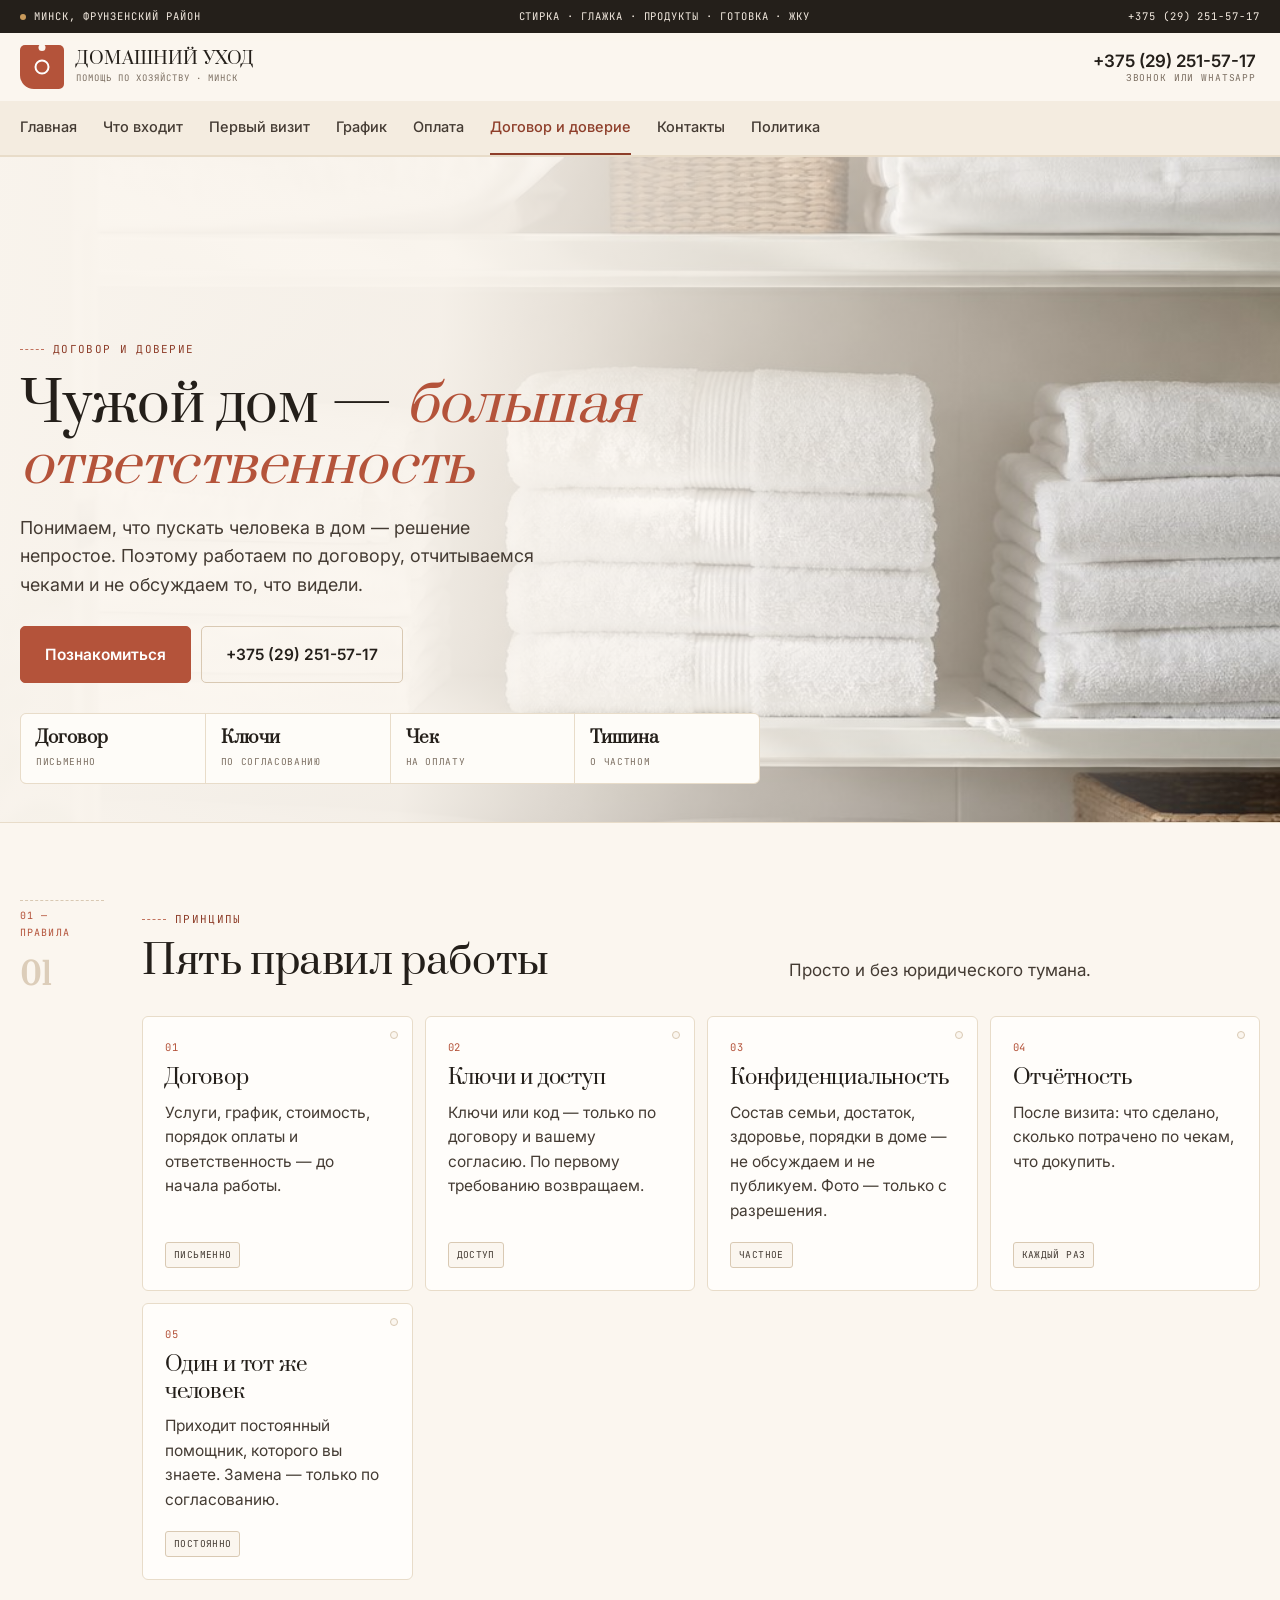
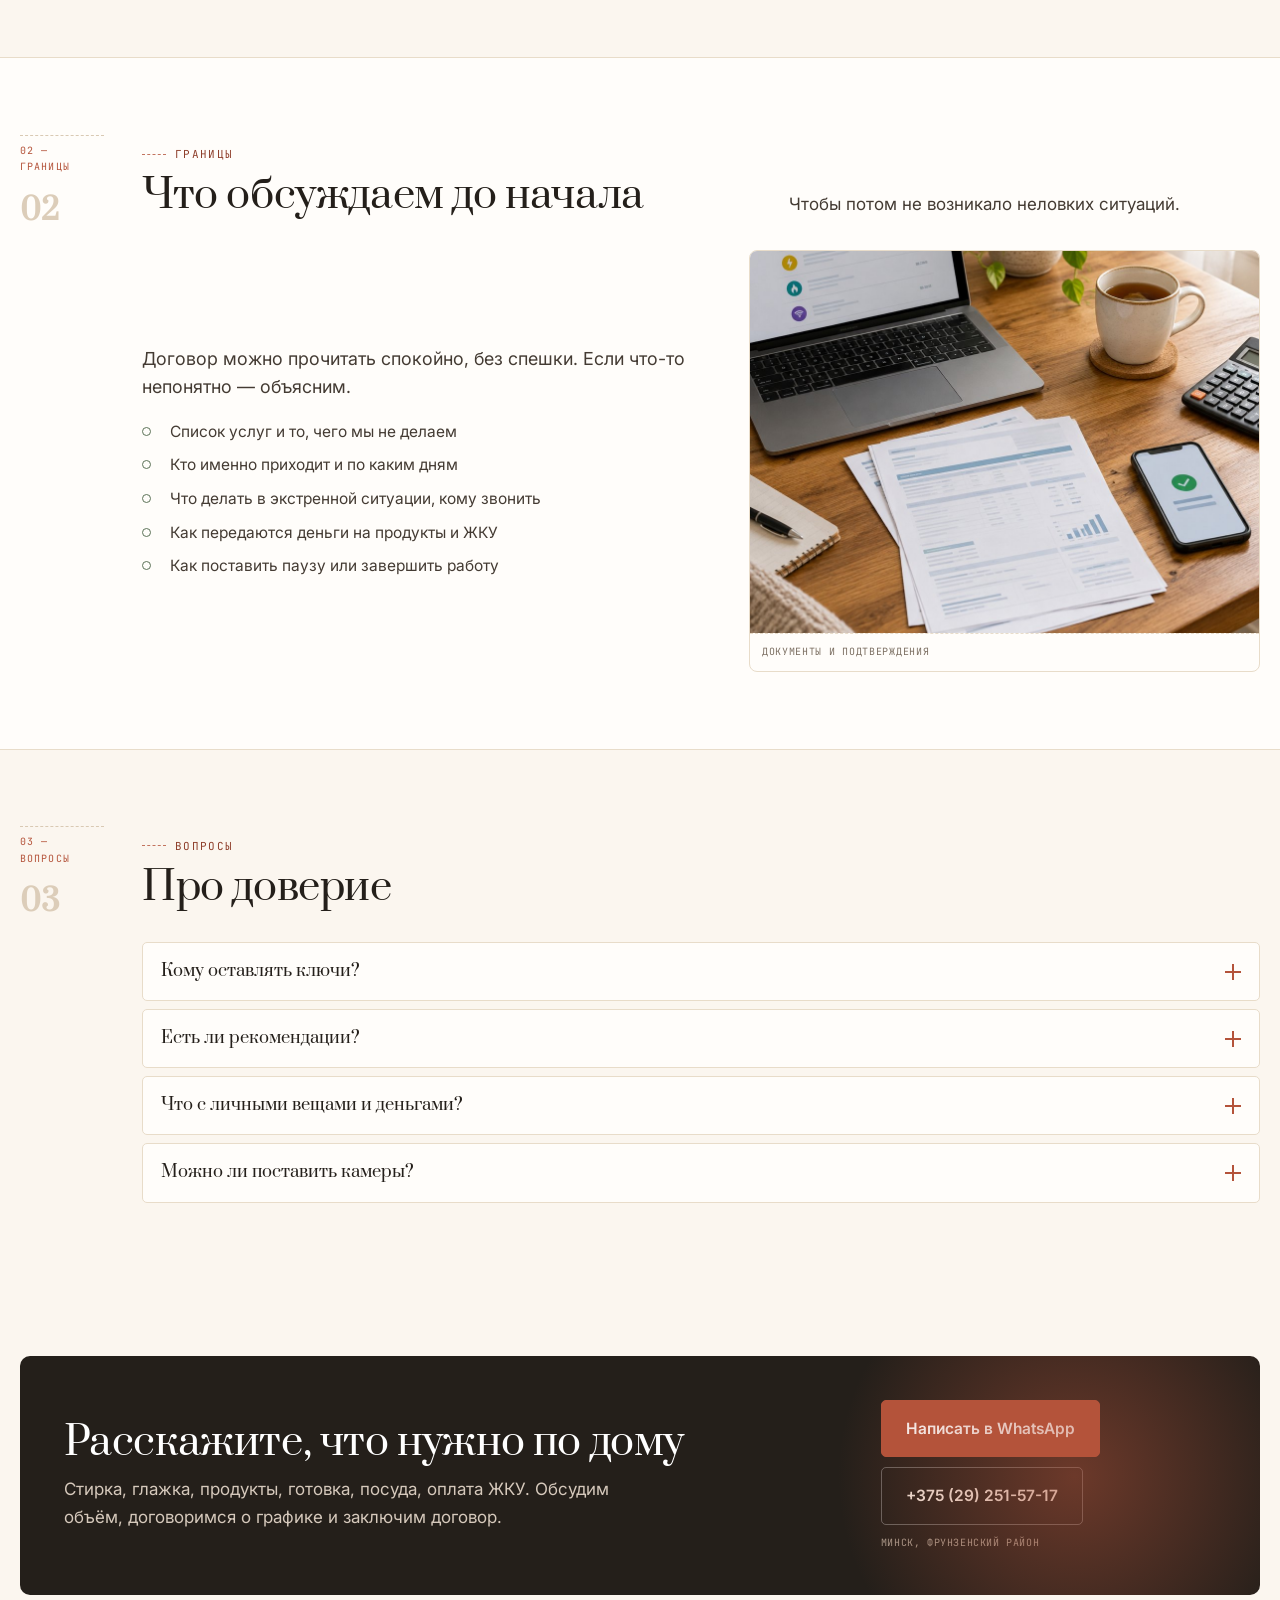
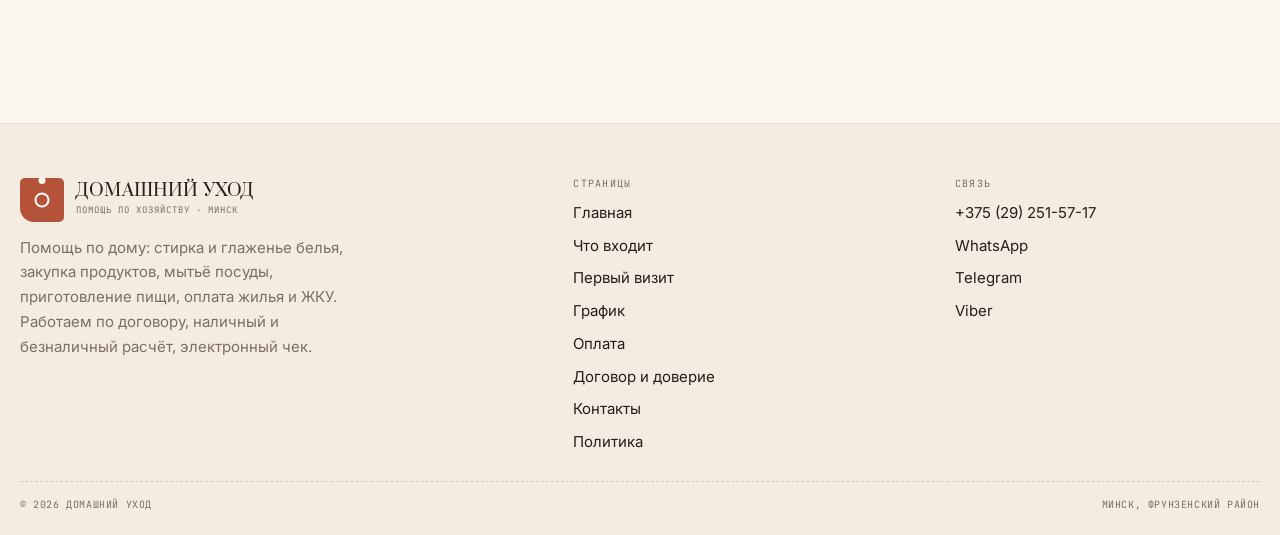
<file: doverie.html>
<!DOCTYPE html>
<html lang="ru">
<head>
<meta charset="utf-8">
<meta name="viewport" content="width=device-width,initial-scale=1">
<title>Договор, ключи и конфиденциальность — ДОМАШНИЙ УХОД, Минск</title>
<meta name="description" content="Как обеспечивается доверие: договор, передача ключей, конфиденциальность, отчётность и электронный чек.">
<link rel="icon" href="assets/img/favicon.svg" type="image/svg+xml">
<meta property="og:title" content="Договор, ключи и конфиденциальность — ДОМАШНИЙ УХОД, Минск">
<meta property="og:description" content="Как обеспечивается доверие: договор, передача ключей, конфиденциальность, отчётность и электронный чек.">
<meta property="og:type" content="website">
<style>
:root{--paper:#FBF6EF;--ink:#241F1A;--terra:#B4533A;--line:#E8DCC9;--line2:#D9C9B3;--white:#FFFDFA;--wrap:1240px}
*,*::before,*::after{box-sizing:border-box}
body{margin:0;background:var(--paper);color:var(--ink);font-family:'Inter',system-ui,sans-serif;font-size:17px;line-height:1.65}
img{max-width:100%;height:auto;display:block}
h1,h2,h3{font-family:'Prata',Georgia,serif;font-weight:400;margin:0;line-height:1.14}
a{color:inherit;text-decoration:none}
.wrap{width:min(var(--wrap),calc(100% - 40px));margin-inline:auto}
@media(max-width:600px){.wrap{width:calc(100% - 26px)}}
.topbar{background:var(--ink);color:#F3EAE0}
.topbar__in{display:flex;justify-content:space-between;gap:12px;flex-wrap:wrap;padding:8px 0}
.hdr{position:sticky;top:0;z-index:60;background:rgba(251,246,239,.96);border-bottom:1px solid var(--line)}
.hdr__in{display:flex;align-items:center;gap:12px;padding:12px 0}
.logo{display:flex;align-items:center;gap:12px;margin-right:auto}
.logo__mk{width:44px;height:44px;flex:none;background:var(--terra);border-radius:5px 5px 5px 14px}
.logo__t b{display:block;font-family:'Prata',serif;font-weight:400;font-size:16px;line-height:1.2}
.logo__t span{display:block;font-size:9px;letter-spacing:.11em;text-transform:uppercase;color:#7C6F62}
.burger{display:none;width:46px;height:46px;align-items:center;justify-content:center;flex-direction:column;gap:5px;background:transparent;border:1px solid var(--line2);border-radius:5px}
.burger i{display:block;width:20px;height:1.8px;background:var(--ink)}
@media(max-width:1099px){.burger{display:flex}}
.strip{background:#F4ECE0;border-bottom:1px solid var(--line);display:none}
@media(min-width:1100px){.strip{display:block}}
.strip__in{display:flex;gap:24px;overflow-x:auto;padding:0}
.strip a{padding:14px 0;font-size:14.5px;border-bottom:2px solid transparent;white-space:nowrap}
.strip a[aria-current]{color:var(--terra);border-bottom-color:var(--terra)}
.hero{position:relative;min-height:clamp(500px,72vh,760px);display:flex;align-items:flex-end;overflow:hidden;border-bottom:1px solid var(--line)}
.hero__bg{position:absolute;inset:0;z-index:-2}
.hero__bg img{width:100%;height:100%;object-fit:cover}
.hero::before{content:"";position:absolute;inset:0;z-index:-1;background:linear-gradient(95deg,rgba(251,246,239,.98),rgba(251,246,239,.95) 36%,rgba(251,246,239,.55) 68%,rgba(251,246,239,.05))}
.hero__in{padding:clamp(26px,4vw,54px) 0 clamp(20px,3vw,34px);min-width:0}
.hero h1{font-size:clamp(30px,4.4vw,54px);max-width:21ch;margin-top:14px}
.btn{display:inline-flex;align-items:center;justify-content:center;gap:8px;padding:15px 23px;border-radius:5px;border:1px solid var(--terra);background:var(--terra);color:#fff;font-weight:600;font-size:15.5px}
.btn--ghost{background:transparent;color:var(--ink);border-color:var(--line2)}
.kick{display:inline-flex;align-items:center;gap:9px;font-size:11px;letter-spacing:.12em;text-transform:uppercase;color:#8E3E2A}
.band{padding:clamp(38px,6vw,78px) 0;border-bottom:1px solid var(--line)}
.drawer{position:fixed;inset:0;z-index:120;background:rgba(36,31,26,.55);opacity:0;pointer-events:none;transition:opacity .2s}
.drawer[data-open="true"]{opacity:1;pointer-events:auto}
.drawer__inner{width:min(400px,100%);height:100%;margin-left:auto;background:#fff;padding:20px;overflow-y:auto;display:flex;flex-direction:column;gap:4px}
body.is-locked{overflow:hidden}
[hidden]{display:none !important}
.fbar{position:fixed;left:0;right:0;bottom:0;z-index:70;display:none;grid-template-columns:repeat(4,1fr);background:var(--ink)}
@media(max-width:1099px){.fbar{display:grid}body{padding-bottom:58px}}
.fbar a{display:flex;flex-direction:column;align-items:center;gap:3px;padding:9px 2px;color:#F3EAE0;font-size:9px;letter-spacing:.05em;text-transform:uppercase}
.fbar a:first-child{background:var(--terra);color:#fff}
</style>
<link rel="preconnect" href="https://fonts.googleapis.com">
<link rel="preconnect" href="https://fonts.gstatic.com" crossorigin>
<link rel="stylesheet" href="https://fonts.googleapis.com/css2?family=Prata&family=Inter:wght@400;500;600&family=JetBrains+Mono:wght@400;500&display=swap">
<link rel="stylesheet" href="assets/css/site.v1.css">
</head>
<body>
<a class="skip" href="#main">К содержанию</a>
<div class="topbar"><div class="wrap topbar__in"><span><i class="dot"></i>Минск, Фрунзенский район</span><span>стирка · глажка · продукты · готовка · ЖКУ</span><a href="tel:+375292515717">+375 (29) 251-57-17</a></div></div><header class="hdr"><div class="wrap hdr__in"><a class="logo" href="index.html"><span class="logo__mk"></span><span class="logo__t"><b>ДОМАШНИЙ УХОД</b><span>помощь по хозяйству · Минск</span></span></a><div class="hdr__tel"><b><a href="tel:+375292515717">+375 (29) 251-57-17</a></b><span>звонок или WhatsApp</span></div><button class="burger" id="burger" aria-label="Меню" aria-expanded="false" aria-controls="drawer"><i></i><i></i></button></div><nav class="strip" aria-label="Страницы"><div class="wrap strip__in"><a href="index.html">Главная</a><a href="uslugi.html">Что входит</a><a href="vizit.html">Первый визит</a><a href="grafik.html">График</a><a href="cena.html">Оплата</a><a href="doverie.html" aria-current="page">Договор и доверие</a><a href="kontakty.html">Контакты</a><a href="politika.html">Политика</a></div></nav></header>
<main id="main">
<section class="hero"><div class="hero__bg"><img src="assets/img/linen.jpg" alt="Аккуратно сложенное бельё на полке" fetchpriority="high"></div><div class="wrap hero__in"><span class="kick">Договор и доверие</span><h1>Чужой дом — <em>большая ответственность</em></h1><p class="lead">Понимаем, что пускать человека в дом — решение непростое. Поэтому работаем по договору, отчитываемся чеками и не обсуждаем то, что видели.</p><div class="hero__cta"><a class="btn" href="kontakty.html">Познакомиться</a><a class="btn btn--ghost" href="tel:+375292515717">+375 (29) 251-57-17</a></div><div class="figs"><div><b>Договор</b><span>письменно</span></div><div><b>Ключи</b><span>по согласованию</span></div><div><b>Чек</b><span>на оплату</span></div><div><b>Тишина</b><span>о частном</span></div></div></div></section><section class="band "><div class="wrap"><div class="sect sect--side"><div class="sect__side"><span>01 — правила</span><b>01</b></div><div class="sect__main"><div class="sect__head"><div><span class="kick">Принципы</span><h2>Пять правил работы</h2></div><p>Просто и без юридического тумана.</p></div><div class="cards"><article class="card"><span class="card__n">01</span><h3>Договор</h3><p>Услуги, график, стоимость, порядок оплаты и ответственность — до начала работы.</p><div class="card__tags"><span class="tag">письменно</span></div></article><article class="card"><span class="card__n">02</span><h3>Ключи и доступ</h3><p>Ключи или код — только по договору и вашему согласию. По первому требованию возвращаем.</p><div class="card__tags"><span class="tag">доступ</span></div></article><article class="card"><span class="card__n">03</span><h3>Конфиденциальность</h3><p>Состав семьи, достаток, здоровье, порядки в доме — не обсуждаем и не публикуем. Фото — только с разрешения.</p><div class="card__tags"><span class="tag">частное</span></div></article><article class="card"><span class="card__n">04</span><h3>Отчётность</h3><p>После визита: что сделано, сколько потрачено по чекам, что докупить.</p><div class="card__tags"><span class="tag">каждый раз</span></div></article><article class="card"><span class="card__n">05</span><h3>Один и тот же человек</h3><p>Приходит постоянный помощник, которого вы знаете. Замена — только по согласованию.</p><div class="card__tags"><span class="tag">постоянно</span></div></article></div></div></div></div></section><section class="band band--white"><div class="wrap"><div class="sect sect--side"><div class="sect__side"><span>02 — границы</span><b>02</b></div><div class="sect__main"><div class="sect__head"><div><span class="kick">Границы</span><h2>Что обсуждаем до начала</h2></div><p>Чтобы потом не возникало неловких ситуаций.</p></div><div class="split"><div class="split__body"><p class="lead">Договор можно прочитать спокойно, без спешки. Если что-то непонятно — объясним.</p><ul class="list mt18"><li>Список услуг и то, чего мы не делаем</li><li>Кто именно приходит и по каким дням</li><li>Что делать в экстренной ситуации, кому звонить</li><li>Как передаются деньги на продукты и ЖКУ</li><li>Как поставить паузу или завершить работу</li></ul></div><div class="split__media"><img src="assets/img/bills.jpg" alt="Документы и оплата на столе" loading="lazy"><div class="split__cap">Документы и подтверждения</div></div></div></div></div></div></section><section class="band "><div class="wrap"><div class="sect sect--side"><div class="sect__side"><span>03 — вопросы</span><b>03</b></div><div class="sect__main"><div class="sect__head"><div><span class="kick">Вопросы</span><h2>Про доверие</h2></div><p></p></div><div class="faq"><div class="faq__i" data-open="false"><button class="faq__q" type="button">Кому оставлять ключи?<i></i></button><div class="faq__a"><p>Обычно одному и тому же помощнику, по договору. Если не готовы — работаем только при личной встрече.</p></div></div><div class="faq__i" data-open="false"><button class="faq__q" type="button">Есть ли рекомендации?<i></i></button><div class="faq__a"><p>Скажите, что важно: опыт, отзывы, знакомство. Обсудим на звонке.</p></div></div><div class="faq__i" data-open="false"><button class="faq__q" type="button">Что с личными вещами и деньгами?<i></i></button><div class="faq__a"><p>Мы не трогаем личные вещи и не берём деньги сверх согласованной суммы на продукты и ЖКУ.</p></div></div><div class="faq__i" data-open="false"><button class="faq__q" type="button">Можно ли поставить камеры?<i></i></button><div class="faq__a"><p>Конечно. Это ваш дом, и нам спокойнее, когда правила понятны обеим сторонам.</p></div></div></div></div></div></div></section></main>
<section class="band" style="border-bottom:0"><div class="wrap"><div class="cta"><div><h2>Расскажите, что нужно по дому</h2><p>Стирка, глажка, продукты, готовка, посуда, оплата ЖКУ. Обсудим объём, договоримся о графике и заключим договор.</p></div><div class="cta__act"><a class="btn" href="https://wa.me/375292515717" target="_blank" rel="noopener">Написать в WhatsApp</a><a class="btn btn--ghost" href="tel:+375292515717">+375 (29) 251-57-17</a><small>Минск, Фрунзенский район</small></div></div></div></section>
<footer class="foot"><div class="wrap"><div class="foot__grid"><div><a class="logo" href="index.html"><span class="logo__mk"></span><span class="logo__t"><b>ДОМАШНИЙ УХОД</b><span>помощь по хозяйству · Минск</span></span></a><p style="margin-top:14px;color:#7C6F62;font-size:15px;max-width:36ch">Помощь по дому: стирка и глаженье белья, закупка продуктов, мытьё посуды, приготовление пищи, оплата жилья и ЖКУ. Работаем по договору, наличный и безналичный расчёт, электронный чек.</p></div><div><h4>Страницы</h4><ul><li><a href="index.html">Главная</a></li><li><a href="uslugi.html">Что входит</a></li><li><a href="vizit.html">Первый визит</a></li><li><a href="grafik.html">График</a></li><li><a href="cena.html">Оплата</a></li><li><a href="doverie.html">Договор и доверие</a></li><li><a href="kontakty.html">Контакты</a></li><li><a href="politika.html">Политика</a></li></ul></div><div><h4>Связь</h4><ul><li><a href="tel:+375292515717">+375 (29) 251-57-17</a></li><li><a href="https://wa.me/375292515717" target="_blank" rel="noopener">WhatsApp</a></li><li><a href="https://t.me/+375292515717" target="_blank" rel="noopener">Telegram</a></li><li><a href="viber://chat?number=%2B375292515717">Viber</a></li></ul></div></div><div class="foot__bottom"><span>© 2026 ДОМАШНИЙ УХОД</span><span>Минск, Фрунзенский район</span></div></div></footer>
<div class="fbar" aria-label="Быстрая связь"><a href="tel:+375292515717"><svg viewBox="0 0 24 24"><path d="M6.6 3.5l3 3-2 2.4a12 12 0 005.5 5.5l2.4-2 3 3-2 2.6c-1.2 1.4-3 1.7-4.6 1A16.5 16.5 0 013.4 8.1c-.7-1.6-.4-3.4 1-4.6z"/></svg>Позвонить</a><a href="https://wa.me/375292515717" target="_blank" rel="noopener"><svg viewBox="0 0 24 24"><path d="M3 21l1.7-5A8.6 8.6 0 013.4 11a8.6 8.6 0 118.6 8.6 8.9 8.9 0 01-4.4-1.2z"/><path d="M8.6 8.2c.3-.6.5-.6.9-.6h.7c.2 0 .5 0 .7.5l.8 1.9c.1.3 0 .5-.1.7l-.5.6c-.2.2-.2.4-.1.6a6 6 0 002.8 2.4c.3.1.5.1.7-.1l.7-.8c.2-.2.4-.2.6-.1l1.8.9c.3.1.4.3.4.5v.6c0 .7-.5 1.4-1.2 1.6-.6.2-1.4.3-2.3 0a10 10 0 01-3.6-2.2 9.4 9.4 0 01-1.9-3c-.2-.8-.1-1.6.1-2.1z"/></svg>WhatsApp</a><a href="https://t.me/+375292515717" target="_blank" rel="noopener"><svg viewBox="0 0 24 24"><path d="M21 4L3 11l5 1.8L10 19l3-3.4 4.6 3z"/><path d="M8 12.8L18 6l-7 8.6"/></svg>Telegram</a><a href="viber://chat?number=%2B375292515717"><svg viewBox="0 0 24 24"><path d="M12 3c5 0 8 3.2 8 7.6 0 4.5-3.2 7.4-8 7.4-.7 0-1.4 0-2-.2L6 21l.8-3.4A7.3 7.3 0 014 10.6C4 6.2 7 3 12 3z"/><path d="M9 8.5c1.2 3 2.4 4.2 5 5"/></svg>Viber</a></div>
<div class="drawer" id="drawer" data-open="false" role="dialog" aria-modal="true" aria-label="Меню"><div class="drawer__inner"><div class="drawer__top"><span class="mono">Меню</span><button class="drawer__x" id="drawerClose" aria-label="Закрыть меню">×</button></div><a class="dl" href="index.html">Главная<span>01</span></a><a class="dl" href="uslugi.html">Что входит<span>02</span></a><a class="dl" href="vizit.html">Первый визит<span>03</span></a><a class="dl" href="grafik.html">График<span>04</span></a><a class="dl" href="cena.html">Оплата<span>05</span></a><a class="dl" href="doverie.html">Договор и доверие<span>06</span></a><a class="dl" href="kontakty.html">Контакты<span>07</span></a><a class="dl" href="politika.html">Политика<span>08</span></a><div class="drawer__foot"><a class="btn" href="https://wa.me/375292515717" target="_blank" rel="noopener">WhatsApp</a><a class="btn btn--ghost" href="tel:+375292515717">+375 (29) 251-57-17</a></div></div></div>
<script src="assets/js/main.v1.js" defer></script>
</body>
</html>
</file>
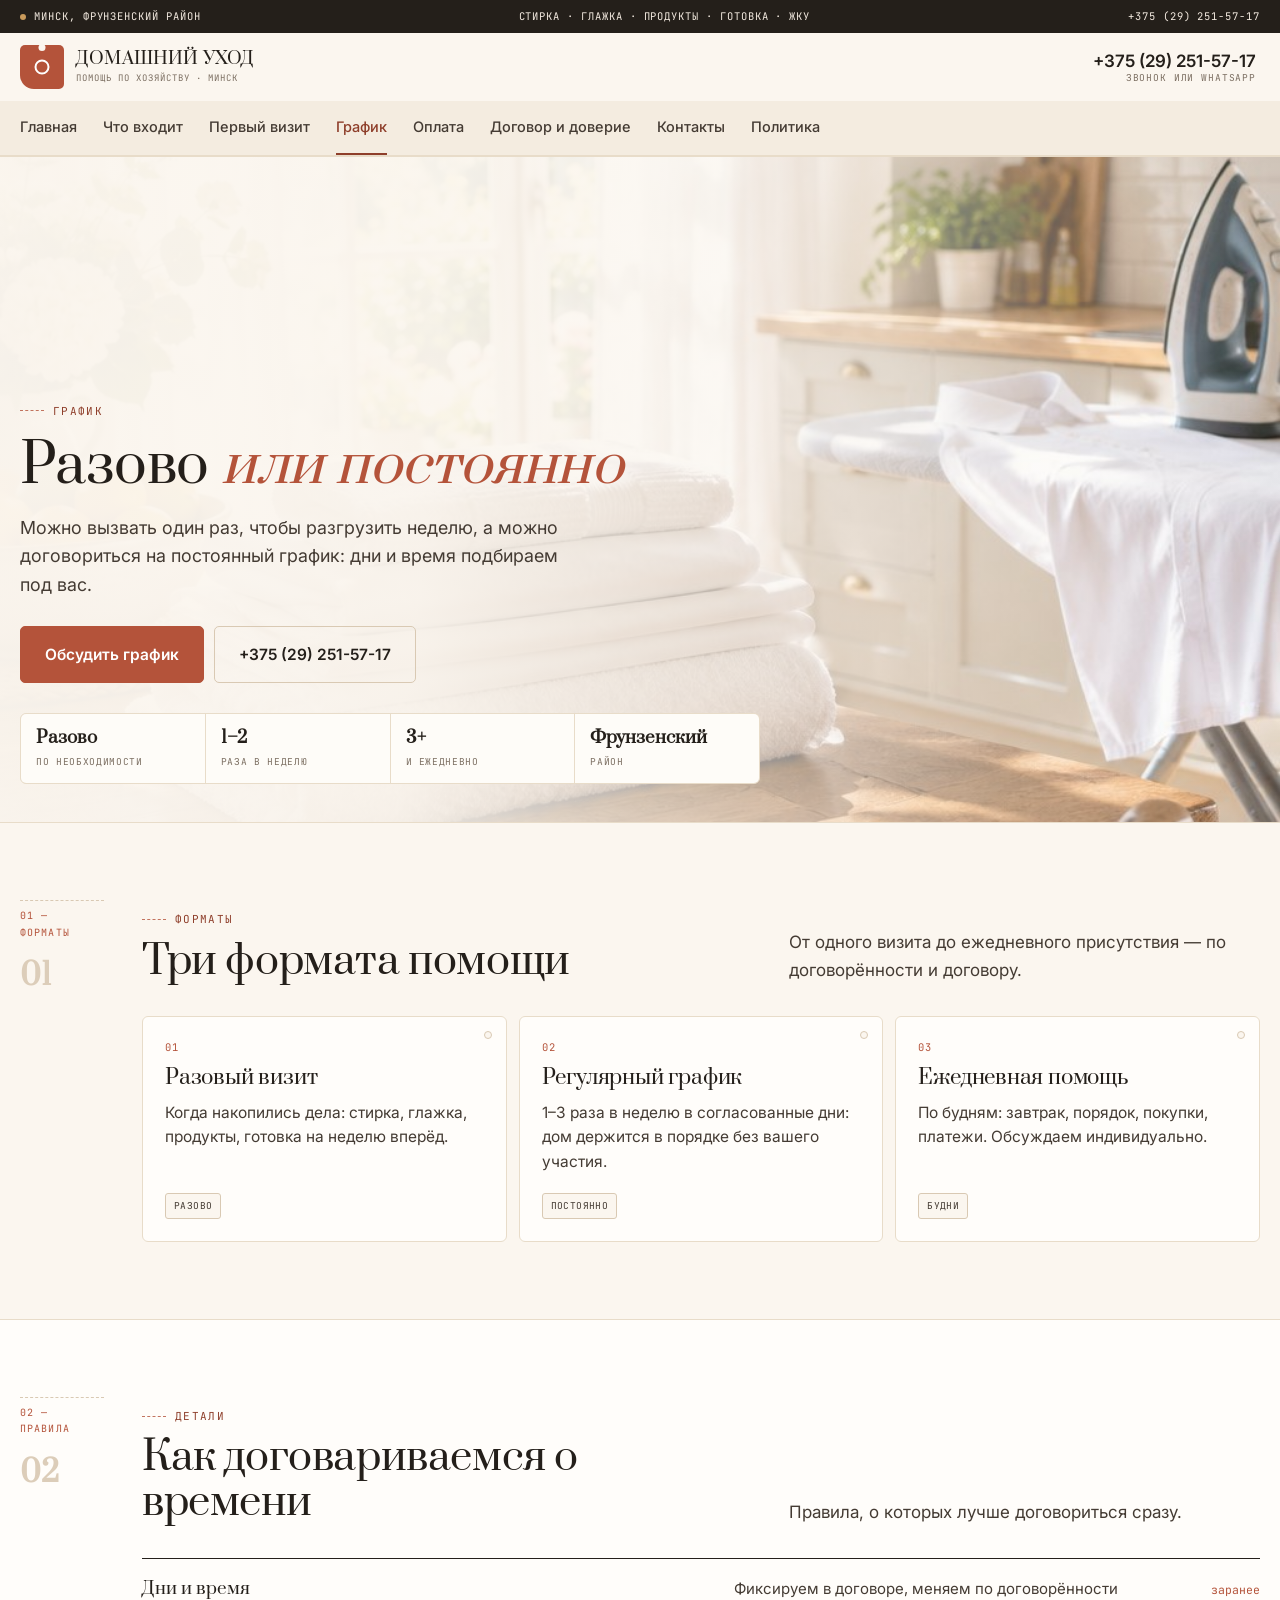
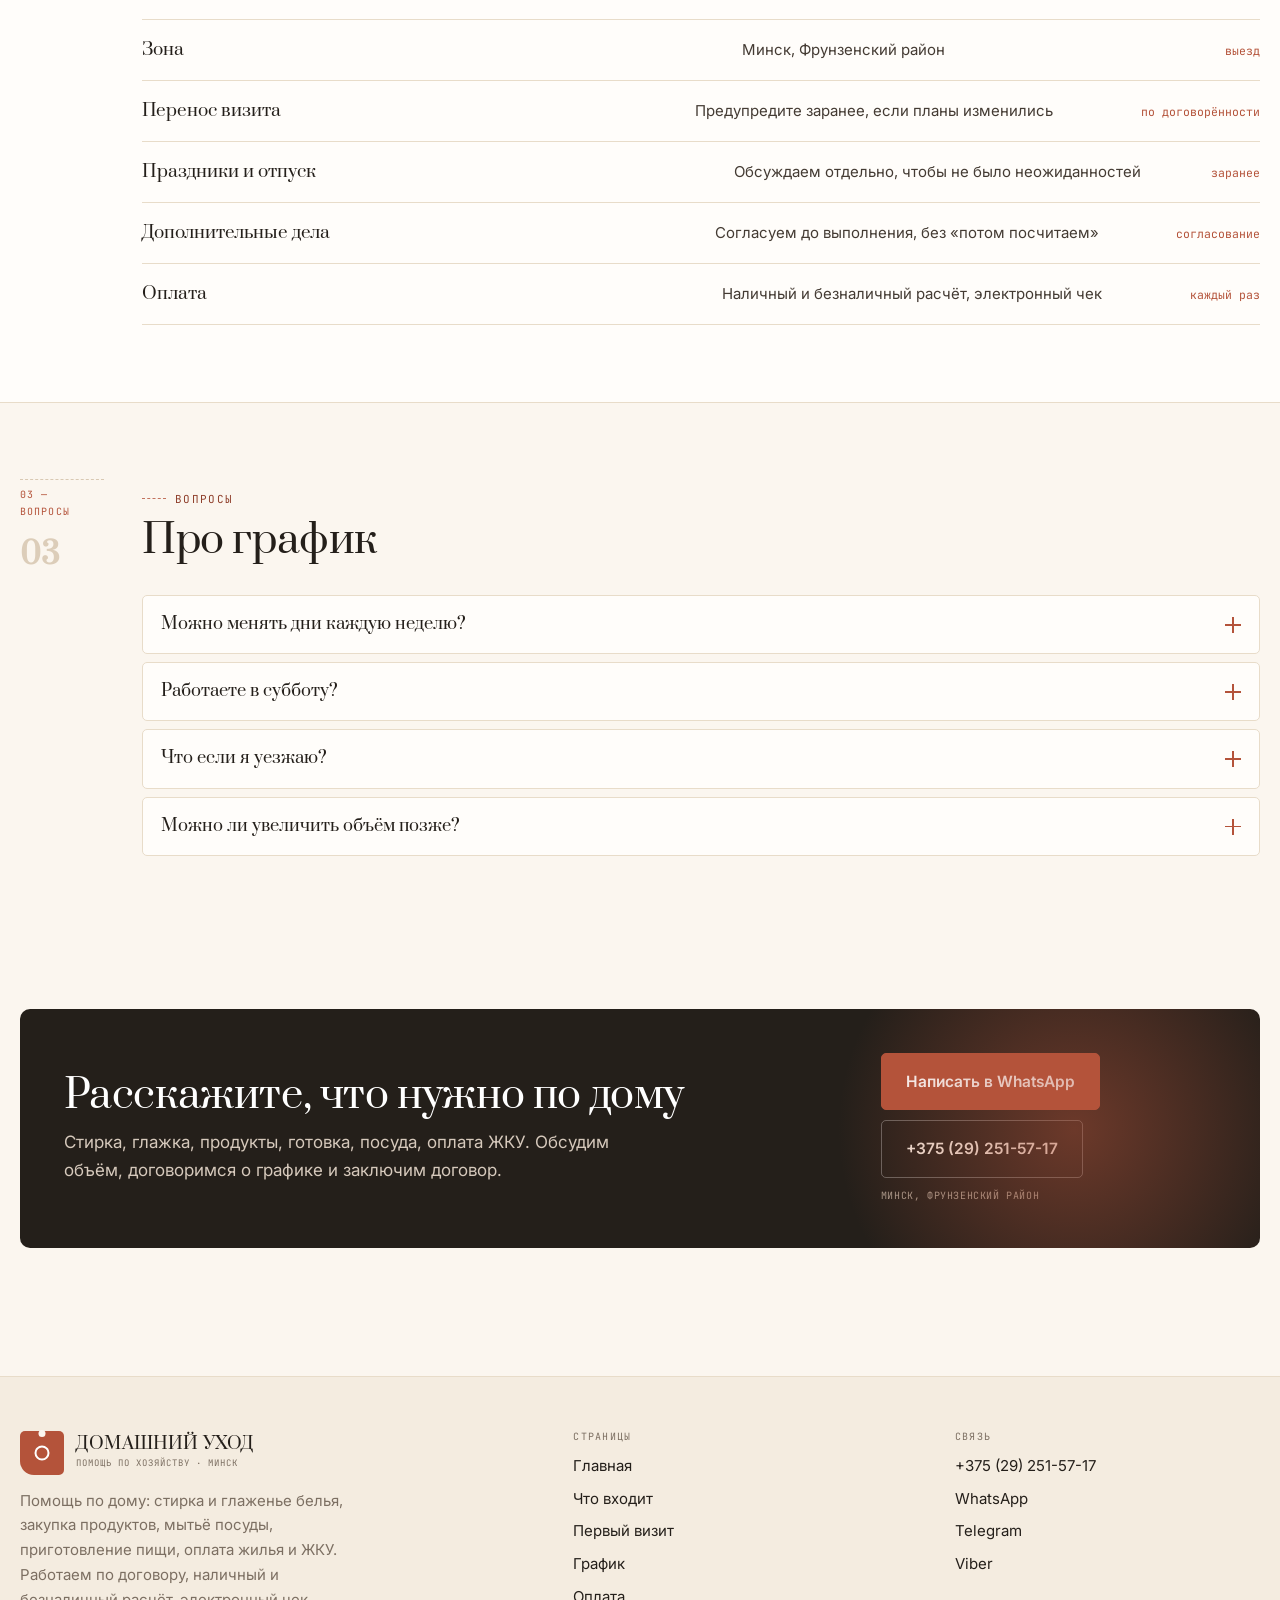
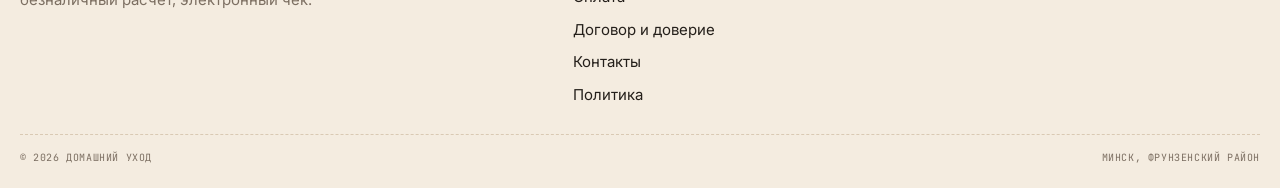
<file: grafik.html>
<!DOCTYPE html>
<html lang="ru">
<head>
<meta charset="utf-8">
<meta name="viewport" content="width=device-width,initial-scale=1">
<title>График помощи по дому: разово, регулярно, ежедневно — Минск</title>
<meta name="description" content="Разовая помощь, регулярные визиты или ежедневная помощь по будням. Минск, Фрунзенский район. Перенос и отмена по договорённости.">
<link rel="icon" href="assets/img/favicon.svg" type="image/svg+xml">
<meta property="og:title" content="График помощи по дому: разово, регулярно, ежедневно — Минск">
<meta property="og:description" content="Разовая помощь, регулярные визиты или ежедневная помощь по будням. Минск, Фрунзенский район. Перенос и отмена по договорённости.">
<meta property="og:type" content="website">
<style>
:root{--paper:#FBF6EF;--ink:#241F1A;--terra:#B4533A;--line:#E8DCC9;--line2:#D9C9B3;--white:#FFFDFA;--wrap:1240px}
*,*::before,*::after{box-sizing:border-box}
body{margin:0;background:var(--paper);color:var(--ink);font-family:'Inter',system-ui,sans-serif;font-size:17px;line-height:1.65}
img{max-width:100%;height:auto;display:block}
h1,h2,h3{font-family:'Prata',Georgia,serif;font-weight:400;margin:0;line-height:1.14}
a{color:inherit;text-decoration:none}
.wrap{width:min(var(--wrap),calc(100% - 40px));margin-inline:auto}
@media(max-width:600px){.wrap{width:calc(100% - 26px)}}
.topbar{background:var(--ink);color:#F3EAE0}
.topbar__in{display:flex;justify-content:space-between;gap:12px;flex-wrap:wrap;padding:8px 0}
.hdr{position:sticky;top:0;z-index:60;background:rgba(251,246,239,.96);border-bottom:1px solid var(--line)}
.hdr__in{display:flex;align-items:center;gap:12px;padding:12px 0}
.logo{display:flex;align-items:center;gap:12px;margin-right:auto}
.logo__mk{width:44px;height:44px;flex:none;background:var(--terra);border-radius:5px 5px 5px 14px}
.logo__t b{display:block;font-family:'Prata',serif;font-weight:400;font-size:16px;line-height:1.2}
.logo__t span{display:block;font-size:9px;letter-spacing:.11em;text-transform:uppercase;color:#7C6F62}
.burger{display:none;width:46px;height:46px;align-items:center;justify-content:center;flex-direction:column;gap:5px;background:transparent;border:1px solid var(--line2);border-radius:5px}
.burger i{display:block;width:20px;height:1.8px;background:var(--ink)}
@media(max-width:1099px){.burger{display:flex}}
.strip{background:#F4ECE0;border-bottom:1px solid var(--line);display:none}
@media(min-width:1100px){.strip{display:block}}
.strip__in{display:flex;gap:24px;overflow-x:auto;padding:0}
.strip a{padding:14px 0;font-size:14.5px;border-bottom:2px solid transparent;white-space:nowrap}
.strip a[aria-current]{color:var(--terra);border-bottom-color:var(--terra)}
.hero{position:relative;min-height:clamp(500px,72vh,760px);display:flex;align-items:flex-end;overflow:hidden;border-bottom:1px solid var(--line)}
.hero__bg{position:absolute;inset:0;z-index:-2}
.hero__bg img{width:100%;height:100%;object-fit:cover}
.hero::before{content:"";position:absolute;inset:0;z-index:-1;background:linear-gradient(95deg,rgba(251,246,239,.98),rgba(251,246,239,.95) 36%,rgba(251,246,239,.55) 68%,rgba(251,246,239,.05))}
.hero__in{padding:clamp(26px,4vw,54px) 0 clamp(20px,3vw,34px);min-width:0}
.hero h1{font-size:clamp(30px,4.4vw,54px);max-width:21ch;margin-top:14px}
.btn{display:inline-flex;align-items:center;justify-content:center;gap:8px;padding:15px 23px;border-radius:5px;border:1px solid var(--terra);background:var(--terra);color:#fff;font-weight:600;font-size:15.5px}
.btn--ghost{background:transparent;color:var(--ink);border-color:var(--line2)}
.kick{display:inline-flex;align-items:center;gap:9px;font-size:11px;letter-spacing:.12em;text-transform:uppercase;color:#8E3E2A}
.band{padding:clamp(38px,6vw,78px) 0;border-bottom:1px solid var(--line)}
.drawer{position:fixed;inset:0;z-index:120;background:rgba(36,31,26,.55);opacity:0;pointer-events:none;transition:opacity .2s}
.drawer[data-open="true"]{opacity:1;pointer-events:auto}
.drawer__inner{width:min(400px,100%);height:100%;margin-left:auto;background:#fff;padding:20px;overflow-y:auto;display:flex;flex-direction:column;gap:4px}
body.is-locked{overflow:hidden}
[hidden]{display:none !important}
.fbar{position:fixed;left:0;right:0;bottom:0;z-index:70;display:none;grid-template-columns:repeat(4,1fr);background:var(--ink)}
@media(max-width:1099px){.fbar{display:grid}body{padding-bottom:58px}}
.fbar a{display:flex;flex-direction:column;align-items:center;gap:3px;padding:9px 2px;color:#F3EAE0;font-size:9px;letter-spacing:.05em;text-transform:uppercase}
.fbar a:first-child{background:var(--terra);color:#fff}
</style>
<link rel="preconnect" href="https://fonts.googleapis.com">
<link rel="preconnect" href="https://fonts.gstatic.com" crossorigin>
<link rel="stylesheet" href="https://fonts.googleapis.com/css2?family=Prata&family=Inter:wght@400;500;600&family=JetBrains+Mono:wght@400;500&display=swap">
<link rel="stylesheet" href="assets/css/site.v1.css">
</head>
<body>
<a class="skip" href="#main">К содержанию</a>
<div class="topbar"><div class="wrap topbar__in"><span><i class="dot"></i>Минск, Фрунзенский район</span><span>стирка · глажка · продукты · готовка · ЖКУ</span><a href="tel:+375292515717">+375 (29) 251-57-17</a></div></div><header class="hdr"><div class="wrap hdr__in"><a class="logo" href="index.html"><span class="logo__mk"></span><span class="logo__t"><b>ДОМАШНИЙ УХОД</b><span>помощь по хозяйству · Минск</span></span></a><div class="hdr__tel"><b><a href="tel:+375292515717">+375 (29) 251-57-17</a></b><span>звонок или WhatsApp</span></div><button class="burger" id="burger" aria-label="Меню" aria-expanded="false" aria-controls="drawer"><i></i><i></i></button></div><nav class="strip" aria-label="Страницы"><div class="wrap strip__in"><a href="index.html">Главная</a><a href="uslugi.html">Что входит</a><a href="vizit.html">Первый визит</a><a href="grafik.html" aria-current="page">График</a><a href="cena.html">Оплата</a><a href="doverie.html">Договор и доверие</a><a href="kontakty.html">Контакты</a><a href="politika.html">Политика</a></div></nav></header>
<main id="main">
<section class="hero"><div class="hero__bg"><img src="assets/img/hero.jpg" alt="Светлая кухня с бельём и утюгом" fetchpriority="high"></div><div class="wrap hero__in"><span class="kick">График</span><h1>Разово <em>или постоянно</em></h1><p class="lead">Можно вызвать один раз, чтобы разгрузить неделю, а можно договориться на постоянный график: дни и время подбираем под вас.</p><div class="hero__cta"><a class="btn" href="kontakty.html">Обсудить график</a><a class="btn btn--ghost" href="tel:+375292515717">+375 (29) 251-57-17</a></div><div class="figs"><div><b>Разово</b><span>по необходимости</span></div><div><b>1–2</b><span>раза в неделю</span></div><div><b>3+</b><span>и ежедневно</span></div><div><b>Фрунзенский</b><span>район</span></div></div></div></section><section class="band "><div class="wrap"><div class="sect sect--side"><div class="sect__side"><span>01 — форматы</span><b>01</b></div><div class="sect__main"><div class="sect__head"><div><span class="kick">Форматы</span><h2>Три формата помощи</h2></div><p>От одного визита до ежедневного присутствия — по договорённости и договору.</p></div><div class="cards"><article class="card"><span class="card__n">01</span><h3>Разовый визит</h3><p>Когда накопились дела: стирка, глажка, продукты, готовка на неделю вперёд.</p><div class="card__tags"><span class="tag">разово</span></div></article><article class="card"><span class="card__n">02</span><h3>Регулярный график</h3><p>1–3 раза в неделю в согласованные дни: дом держится в порядке без вашего участия.</p><div class="card__tags"><span class="tag">постоянно</span></div></article><article class="card"><span class="card__n">03</span><h3>Ежедневная помощь</h3><p>По будням: завтрак, порядок, покупки, платежи. Обсуждаем индивидуально.</p><div class="card__tags"><span class="tag">будни</span></div></article></div></div></div></div></section><section class="band band--white"><div class="wrap"><div class="sect sect--side"><div class="sect__side"><span>02 — правила</span><b>02</b></div><div class="sect__main"><div class="sect__head"><div><span class="kick">Детали</span><h2>Как договариваемся о времени</h2></div><p>Правила, о которых лучше договориться сразу.</p></div><div class="facts"><div class="facts__row"><b>Дни и время</b><span>Фиксируем в договоре, меняем по договорённости</span><em>заранее</em></div><div class="facts__row"><b>Зона</b><span>Минск, Фрунзенский район</span><em>выезд</em></div><div class="facts__row"><b>Перенос визита</b><span>Предупредите заранее, если планы изменились</span><em>по договорённости</em></div><div class="facts__row"><b>Праздники и отпуск</b><span>Обсуждаем отдельно, чтобы не было неожиданностей</span><em>заранее</em></div><div class="facts__row"><b>Дополнительные дела</b><span>Согласуем до выполнения, без «потом посчитаем»</span><em>согласование</em></div><div class="facts__row"><b>Оплата</b><span>Наличный и безналичный расчёт, электронный чек</span><em>каждый раз</em></div></div></div></div></div></section><section class="band "><div class="wrap"><div class="sect sect--side"><div class="sect__side"><span>03 — вопросы</span><b>03</b></div><div class="sect__main"><div class="sect__head"><div><span class="kick">Вопросы</span><h2>Про график</h2></div><p></p></div><div class="faq"><div class="faq__i" data-open="false"><button class="faq__q" type="button">Можно менять дни каждую неделю?<i></i></button><div class="faq__a"><p>Да, если предупреждать заранее и не в ущерб другим визитам.</p></div></div><div class="faq__i" data-open="false"><button class="faq__q" type="button">Работаете в субботу?<i></i></button><div class="faq__a"><p>Обсуждаем индивидуально: зависит от графика.</p></div></div><div class="faq__i" data-open="false"><button class="faq__q" type="button">Что если я уезжаю?<i></i></button><div class="faq__a"><p>Скажите заранее — поставим паузу и вернёмся к графику после возвращения.</p></div></div><div class="faq__i" data-open="false"><button class="faq__q" type="button">Можно ли увеличить объём позже?<i></i></button><div class="faq__a"><p>Да, спокойно добавляем услуги, если время визита позволяет.</p></div></div></div></div></div></div></section></main>
<section class="band" style="border-bottom:0"><div class="wrap"><div class="cta"><div><h2>Расскажите, что нужно по дому</h2><p>Стирка, глажка, продукты, готовка, посуда, оплата ЖКУ. Обсудим объём, договоримся о графике и заключим договор.</p></div><div class="cta__act"><a class="btn" href="https://wa.me/375292515717" target="_blank" rel="noopener">Написать в WhatsApp</a><a class="btn btn--ghost" href="tel:+375292515717">+375 (29) 251-57-17</a><small>Минск, Фрунзенский район</small></div></div></div></section>
<footer class="foot"><div class="wrap"><div class="foot__grid"><div><a class="logo" href="index.html"><span class="logo__mk"></span><span class="logo__t"><b>ДОМАШНИЙ УХОД</b><span>помощь по хозяйству · Минск</span></span></a><p style="margin-top:14px;color:#7C6F62;font-size:15px;max-width:36ch">Помощь по дому: стирка и глаженье белья, закупка продуктов, мытьё посуды, приготовление пищи, оплата жилья и ЖКУ. Работаем по договору, наличный и безналичный расчёт, электронный чек.</p></div><div><h4>Страницы</h4><ul><li><a href="index.html">Главная</a></li><li><a href="uslugi.html">Что входит</a></li><li><a href="vizit.html">Первый визит</a></li><li><a href="grafik.html">График</a></li><li><a href="cena.html">Оплата</a></li><li><a href="doverie.html">Договор и доверие</a></li><li><a href="kontakty.html">Контакты</a></li><li><a href="politika.html">Политика</a></li></ul></div><div><h4>Связь</h4><ul><li><a href="tel:+375292515717">+375 (29) 251-57-17</a></li><li><a href="https://wa.me/375292515717" target="_blank" rel="noopener">WhatsApp</a></li><li><a href="https://t.me/+375292515717" target="_blank" rel="noopener">Telegram</a></li><li><a href="viber://chat?number=%2B375292515717">Viber</a></li></ul></div></div><div class="foot__bottom"><span>© 2026 ДОМАШНИЙ УХОД</span><span>Минск, Фрунзенский район</span></div></div></footer>
<div class="fbar" aria-label="Быстрая связь"><a href="tel:+375292515717"><svg viewBox="0 0 24 24"><path d="M6.6 3.5l3 3-2 2.4a12 12 0 005.5 5.5l2.4-2 3 3-2 2.6c-1.2 1.4-3 1.7-4.6 1A16.5 16.5 0 013.4 8.1c-.7-1.6-.4-3.4 1-4.6z"/></svg>Позвонить</a><a href="https://wa.me/375292515717" target="_blank" rel="noopener"><svg viewBox="0 0 24 24"><path d="M3 21l1.7-5A8.6 8.6 0 013.4 11a8.6 8.6 0 118.6 8.6 8.9 8.9 0 01-4.4-1.2z"/><path d="M8.6 8.2c.3-.6.5-.6.9-.6h.7c.2 0 .5 0 .7.5l.8 1.9c.1.3 0 .5-.1.7l-.5.6c-.2.2-.2.4-.1.6a6 6 0 002.8 2.4c.3.1.5.1.7-.1l.7-.8c.2-.2.4-.2.6-.1l1.8.9c.3.1.4.3.4.5v.6c0 .7-.5 1.4-1.2 1.6-.6.2-1.4.3-2.3 0a10 10 0 01-3.6-2.2 9.4 9.4 0 01-1.9-3c-.2-.8-.1-1.6.1-2.1z"/></svg>WhatsApp</a><a href="https://t.me/+375292515717" target="_blank" rel="noopener"><svg viewBox="0 0 24 24"><path d="M21 4L3 11l5 1.8L10 19l3-3.4 4.6 3z"/><path d="M8 12.8L18 6l-7 8.6"/></svg>Telegram</a><a href="viber://chat?number=%2B375292515717"><svg viewBox="0 0 24 24"><path d="M12 3c5 0 8 3.2 8 7.6 0 4.5-3.2 7.4-8 7.4-.7 0-1.4 0-2-.2L6 21l.8-3.4A7.3 7.3 0 014 10.6C4 6.2 7 3 12 3z"/><path d="M9 8.5c1.2 3 2.4 4.2 5 5"/></svg>Viber</a></div>
<div class="drawer" id="drawer" data-open="false" role="dialog" aria-modal="true" aria-label="Меню"><div class="drawer__inner"><div class="drawer__top"><span class="mono">Меню</span><button class="drawer__x" id="drawerClose" aria-label="Закрыть меню">×</button></div><a class="dl" href="index.html">Главная<span>01</span></a><a class="dl" href="uslugi.html">Что входит<span>02</span></a><a class="dl" href="vizit.html">Первый визит<span>03</span></a><a class="dl" href="grafik.html">График<span>04</span></a><a class="dl" href="cena.html">Оплата<span>05</span></a><a class="dl" href="doverie.html">Договор и доверие<span>06</span></a><a class="dl" href="kontakty.html">Контакты<span>07</span></a><a class="dl" href="politika.html">Политика<span>08</span></a><div class="drawer__foot"><a class="btn" href="https://wa.me/375292515717" target="_blank" rel="noopener">WhatsApp</a><a class="btn btn--ghost" href="tel:+375292515717">+375 (29) 251-57-17</a></div></div></div>
<script src="assets/js/main.v1.js" defer></script>
</body>
</html>
</file>
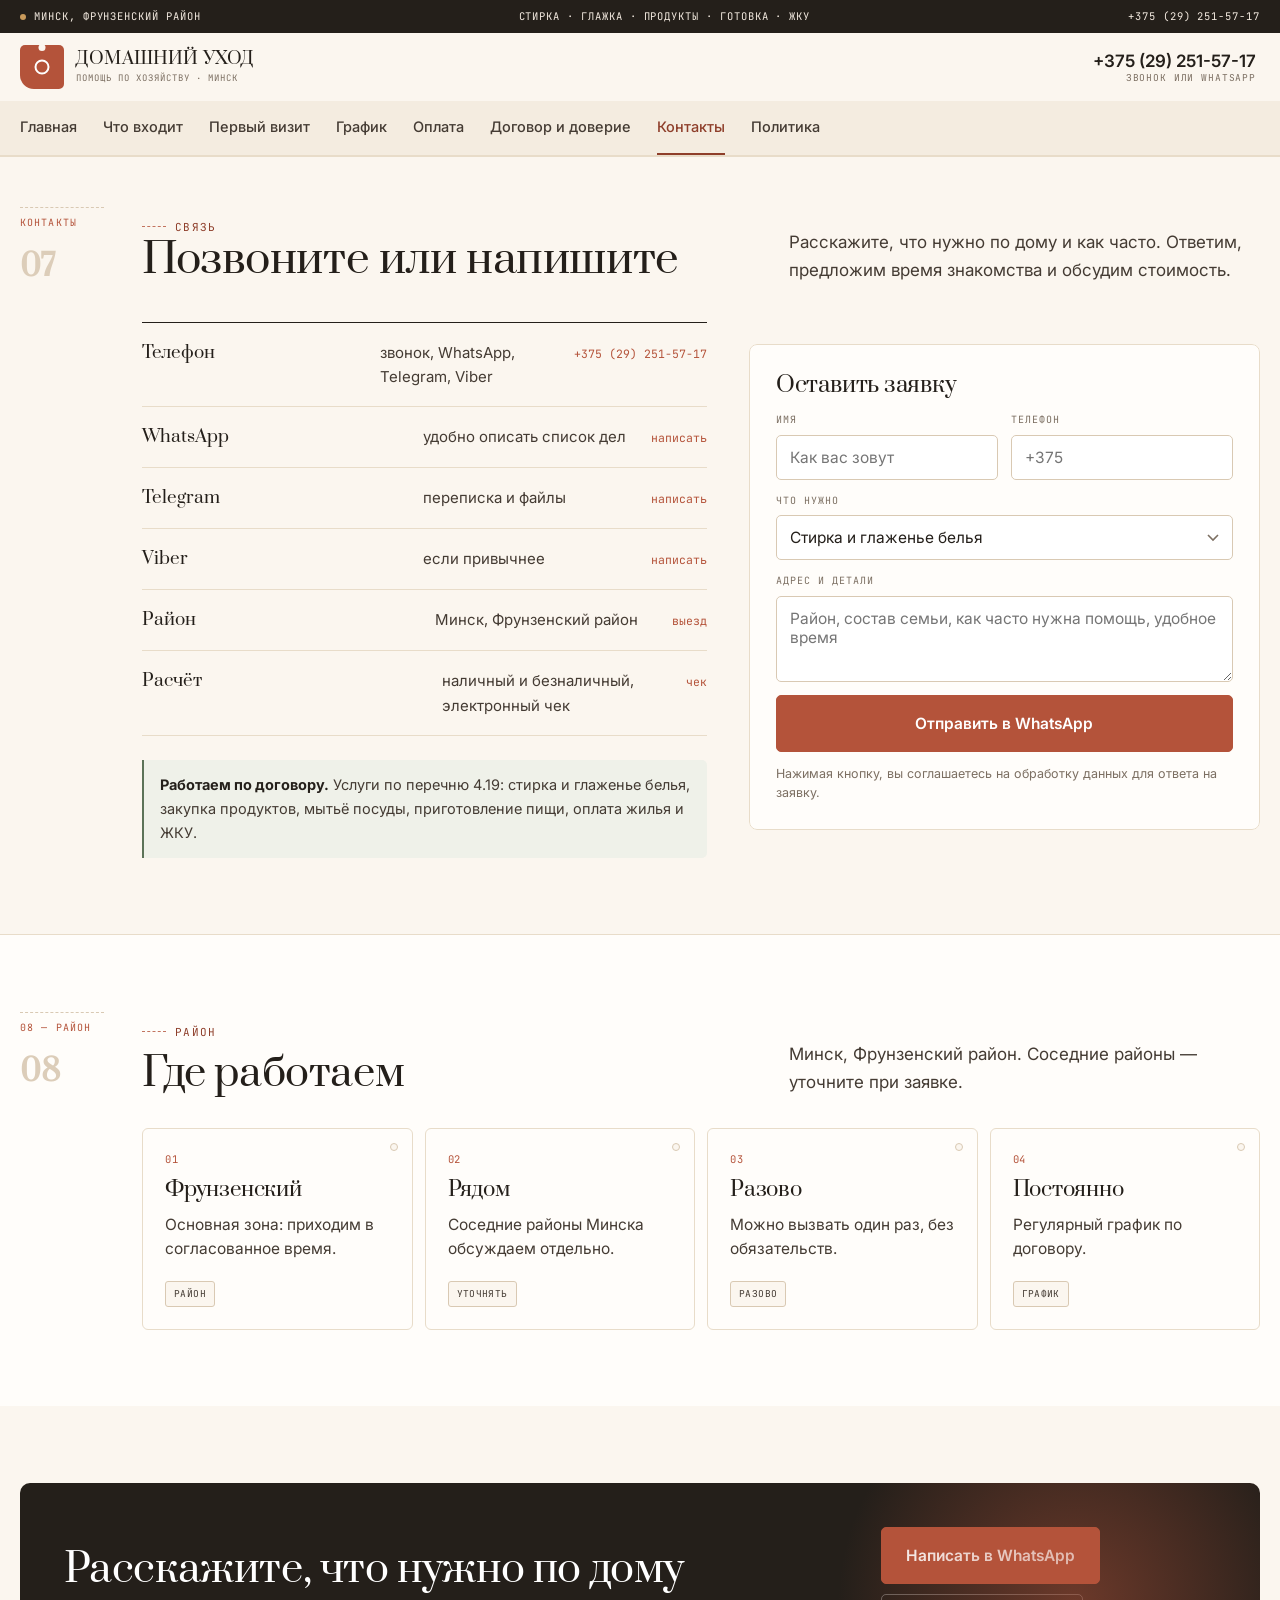
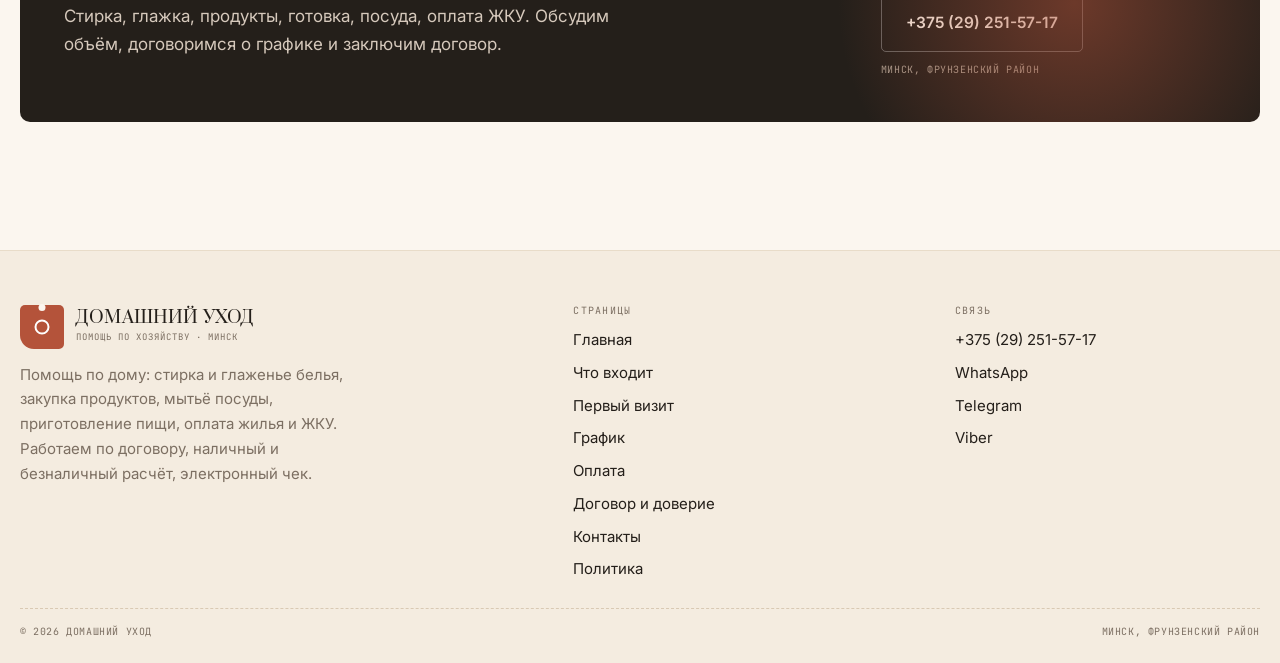
<file: kontakty.html>
<!DOCTYPE html>
<html lang="ru">
<head>
<meta charset="utf-8">
<meta name="viewport" content="width=device-width,initial-scale=1">
<title>Контакты — ДОМАШНИЙ УХОД, Минск, +375 (29) 251-57-17</title>
<meta name="description" content="Связаться: +375 (29) 251-57-17, WhatsApp, Telegram, Viber. Минск, Фрунзенский район. Помощь по хозяйству по договору.">
<link rel="icon" href="assets/img/favicon.svg" type="image/svg+xml">
<meta property="og:title" content="Контакты — ДОМАШНИЙ УХОД, Минск, +375 (29) 251-57-17">
<meta property="og:description" content="Связаться: +375 (29) 251-57-17, WhatsApp, Telegram, Viber. Минск, Фрунзенский район. Помощь по хозяйству по договору.">
<meta property="og:type" content="website">
<style>
:root{--paper:#FBF6EF;--ink:#241F1A;--terra:#B4533A;--line:#E8DCC9;--line2:#D9C9B3;--white:#FFFDFA;--wrap:1240px}
*,*::before,*::after{box-sizing:border-box}
body{margin:0;background:var(--paper);color:var(--ink);font-family:'Inter',system-ui,sans-serif;font-size:17px;line-height:1.65}
img{max-width:100%;height:auto;display:block}
h1,h2,h3{font-family:'Prata',Georgia,serif;font-weight:400;margin:0;line-height:1.14}
a{color:inherit;text-decoration:none}
.wrap{width:min(var(--wrap),calc(100% - 40px));margin-inline:auto}
@media(max-width:600px){.wrap{width:calc(100% - 26px)}}
.topbar{background:var(--ink);color:#F3EAE0}
.topbar__in{display:flex;justify-content:space-between;gap:12px;flex-wrap:wrap;padding:8px 0}
.hdr{position:sticky;top:0;z-index:60;background:rgba(251,246,239,.96);border-bottom:1px solid var(--line)}
.hdr__in{display:flex;align-items:center;gap:12px;padding:12px 0}
.logo{display:flex;align-items:center;gap:12px;margin-right:auto}
.logo__mk{width:44px;height:44px;flex:none;background:var(--terra);border-radius:5px 5px 5px 14px}
.logo__t b{display:block;font-family:'Prata',serif;font-weight:400;font-size:16px;line-height:1.2}
.logo__t span{display:block;font-size:9px;letter-spacing:.11em;text-transform:uppercase;color:#7C6F62}
.burger{display:none;width:46px;height:46px;align-items:center;justify-content:center;flex-direction:column;gap:5px;background:transparent;border:1px solid var(--line2);border-radius:5px}
.burger i{display:block;width:20px;height:1.8px;background:var(--ink)}
@media(max-width:1099px){.burger{display:flex}}
.strip{background:#F4ECE0;border-bottom:1px solid var(--line);display:none}
@media(min-width:1100px){.strip{display:block}}
.strip__in{display:flex;gap:24px;overflow-x:auto;padding:0}
.strip a{padding:14px 0;font-size:14.5px;border-bottom:2px solid transparent;white-space:nowrap}
.strip a[aria-current]{color:var(--terra);border-bottom-color:var(--terra)}
.hero{position:relative;min-height:clamp(500px,72vh,760px);display:flex;align-items:flex-end;overflow:hidden;border-bottom:1px solid var(--line)}
.hero__bg{position:absolute;inset:0;z-index:-2}
.hero__bg img{width:100%;height:100%;object-fit:cover}
.hero::before{content:"";position:absolute;inset:0;z-index:-1;background:linear-gradient(95deg,rgba(251,246,239,.98),rgba(251,246,239,.95) 36%,rgba(251,246,239,.55) 68%,rgba(251,246,239,.05))}
.hero__in{padding:clamp(26px,4vw,54px) 0 clamp(20px,3vw,34px);min-width:0}
.hero h1{font-size:clamp(30px,4.4vw,54px);max-width:21ch;margin-top:14px}
.btn{display:inline-flex;align-items:center;justify-content:center;gap:8px;padding:15px 23px;border-radius:5px;border:1px solid var(--terra);background:var(--terra);color:#fff;font-weight:600;font-size:15.5px}
.btn--ghost{background:transparent;color:var(--ink);border-color:var(--line2)}
.kick{display:inline-flex;align-items:center;gap:9px;font-size:11px;letter-spacing:.12em;text-transform:uppercase;color:#8E3E2A}
.band{padding:clamp(38px,6vw,78px) 0;border-bottom:1px solid var(--line)}
.drawer{position:fixed;inset:0;z-index:120;background:rgba(36,31,26,.55);opacity:0;pointer-events:none;transition:opacity .2s}
.drawer[data-open="true"]{opacity:1;pointer-events:auto}
.drawer__inner{width:min(400px,100%);height:100%;margin-left:auto;background:#fff;padding:20px;overflow-y:auto;display:flex;flex-direction:column;gap:4px}
body.is-locked{overflow:hidden}
[hidden]{display:none !important}
.fbar{position:fixed;left:0;right:0;bottom:0;z-index:70;display:none;grid-template-columns:repeat(4,1fr);background:var(--ink)}
@media(max-width:1099px){.fbar{display:grid}body{padding-bottom:58px}}
.fbar a{display:flex;flex-direction:column;align-items:center;gap:3px;padding:9px 2px;color:#F3EAE0;font-size:9px;letter-spacing:.05em;text-transform:uppercase}
.fbar a:first-child{background:var(--terra);color:#fff}
</style>
<link rel="preconnect" href="https://fonts.googleapis.com">
<link rel="preconnect" href="https://fonts.gstatic.com" crossorigin>
<link rel="stylesheet" href="https://fonts.googleapis.com/css2?family=Prata&family=Inter:wght@400;500;600&family=JetBrains+Mono:wght@400;500&display=swap">
<link rel="stylesheet" href="assets/css/site.v1.css">
</head>
<body>
<a class="skip" href="#main">К содержанию</a>
<div class="topbar"><div class="wrap topbar__in"><span><i class="dot"></i>Минск, Фрунзенский район</span><span>стирка · глажка · продукты · готовка · ЖКУ</span><a href="tel:+375292515717">+375 (29) 251-57-17</a></div></div><header class="hdr"><div class="wrap hdr__in"><a class="logo" href="index.html"><span class="logo__mk"></span><span class="logo__t"><b>ДОМАШНИЙ УХОД</b><span>помощь по хозяйству · Минск</span></span></a><div class="hdr__tel"><b><a href="tel:+375292515717">+375 (29) 251-57-17</a></b><span>звонок или WhatsApp</span></div><button class="burger" id="burger" aria-label="Меню" aria-expanded="false" aria-controls="drawer"><i></i><i></i></button></div><nav class="strip" aria-label="Страницы"><div class="wrap strip__in"><a href="index.html">Главная</a><a href="uslugi.html">Что входит</a><a href="vizit.html">Первый визит</a><a href="grafik.html">График</a><a href="cena.html">Оплата</a><a href="doverie.html">Договор и доверие</a><a href="kontakty.html" aria-current="page">Контакты</a><a href="politika.html">Политика</a></div></nav></header>
<main id="main">
<section class="band" style="padding-top:clamp(26px,4vw,50px)"><div class="wrap"><div class="sect sect--side"><div class="sect__side"><span>Контакты</span><b>07</b></div><div class="sect__main"><div class="sect__head"><div><span class="kick">Связь</span><h1 style="font-size:clamp(26px,3.4vw,42px)">Позвоните или напишите</h1></div><p>Расскажите, что нужно по дому и как часто. Ответим, предложим время знакомства и обсудим стоимость.</p></div><div class="split"><div class="split__body"><div class="facts"><div class="facts__row"><b>Телефон</b><span>звонок, WhatsApp, Telegram, Viber</span><em><a href="tel:+375292515717">+375 (29) 251-57-17</a></em></div><div class="facts__row"><b>WhatsApp</b><span>удобно описать список дел</span><em><a href="https://wa.me/375292515717" target="_blank" rel="noopener">написать</a></em></div><div class="facts__row"><b>Telegram</b><span>переписка и файлы</span><em><a href="https://t.me/+375292515717" target="_blank" rel="noopener">написать</a></em></div><div class="facts__row"><b>Viber</b><span>если привычнее</span><em><a href="viber://chat?number=%2B375292515717">написать</a></em></div><div class="facts__row"><b>Район</b><span>Минск, Фрунзенский район</span><em>выезд</em></div><div class="facts__row"><b>Расчёт</b><span>наличный и безналичный, электронный чек</span><em>чек</em></div></div><div class="note mt24"><b>Работаем по договору.</b> Услуги по перечню 4.19: стирка и глаженье белья, закупка продуктов, мытьё посуды, приготовление пищи, оплата жилья и ЖКУ.</div></div><div class="split__media" style="border:0;background:transparent"><form class="form" id="reqForm" novalidate><h3>Оставить заявку</h3><div class="form__row"><div class="field"><label for="fName">Имя</label><input id="fName" name="name" type="text" placeholder="Как вас зовут" required></div><div class="field"><label for="fTel">Телефон</label><input id="fTel" name="tel" type="tel" placeholder="+375" required></div></div><div class="field"><label for="fWhat">Что нужно</label><select id="fWhat" name="what"><option>Стирка и глаженье белья</option><option>Закупка продуктов</option><option>Мытьё посуды</option><option>Приготовление пищи</option><option>Оплата жилья и ЖКУ</option><option>Комплексная помощь по дому</option><option>Не знаю, нужен совет</option></select></div><div class="field"><label for="fMsg">Адрес и детали</label><textarea id="fMsg" name="msg" placeholder="Район, состав семьи, как часто нужна помощь, удобное время"></textarea></div><button class="btn" type="submit">Отправить в WhatsApp</button><small>Нажимая кнопку, вы соглашаетесь на обработку данных для ответа на заявку.</small></form></div></div></div></div></div></section><section class="band band--white"><div class="wrap"><div class="sect sect--side"><div class="sect__side"><span>08 — район</span><b>08</b></div><div class="sect__main"><div class="sect__head"><div><span class="kick">Район</span><h2>Где работаем</h2></div><p>Минск, Фрунзенский район. Соседние районы — уточните при заявке.</p></div><div class="cards"><article class="card"><span class="card__n">01</span><h3>Фрунзенский</h3><p>Основная зона: приходим в согласованное время.</p><div class="card__tags"><span class="tag">район</span></div></article><article class="card"><span class="card__n">02</span><h3>Рядом</h3><p>Соседние районы Минска обсуждаем отдельно.</p><div class="card__tags"><span class="tag">уточнять</span></div></article><article class="card"><span class="card__n">03</span><h3>Разово</h3><p>Можно вызвать один раз, без обязательств.</p><div class="card__tags"><span class="tag">разово</span></div></article><article class="card"><span class="card__n">04</span><h3>Постоянно</h3><p>Регулярный график по договору.</p><div class="card__tags"><span class="tag">график</span></div></article></div></div></div></div></section></main>
<section class="band" style="border-bottom:0"><div class="wrap"><div class="cta"><div><h2>Расскажите, что нужно по дому</h2><p>Стирка, глажка, продукты, готовка, посуда, оплата ЖКУ. Обсудим объём, договоримся о графике и заключим договор.</p></div><div class="cta__act"><a class="btn" href="https://wa.me/375292515717" target="_blank" rel="noopener">Написать в WhatsApp</a><a class="btn btn--ghost" href="tel:+375292515717">+375 (29) 251-57-17</a><small>Минск, Фрунзенский район</small></div></div></div></section>
<footer class="foot"><div class="wrap"><div class="foot__grid"><div><a class="logo" href="index.html"><span class="logo__mk"></span><span class="logo__t"><b>ДОМАШНИЙ УХОД</b><span>помощь по хозяйству · Минск</span></span></a><p style="margin-top:14px;color:#7C6F62;font-size:15px;max-width:36ch">Помощь по дому: стирка и глаженье белья, закупка продуктов, мытьё посуды, приготовление пищи, оплата жилья и ЖКУ. Работаем по договору, наличный и безналичный расчёт, электронный чек.</p></div><div><h4>Страницы</h4><ul><li><a href="index.html">Главная</a></li><li><a href="uslugi.html">Что входит</a></li><li><a href="vizit.html">Первый визит</a></li><li><a href="grafik.html">График</a></li><li><a href="cena.html">Оплата</a></li><li><a href="doverie.html">Договор и доверие</a></li><li><a href="kontakty.html">Контакты</a></li><li><a href="politika.html">Политика</a></li></ul></div><div><h4>Связь</h4><ul><li><a href="tel:+375292515717">+375 (29) 251-57-17</a></li><li><a href="https://wa.me/375292515717" target="_blank" rel="noopener">WhatsApp</a></li><li><a href="https://t.me/+375292515717" target="_blank" rel="noopener">Telegram</a></li><li><a href="viber://chat?number=%2B375292515717">Viber</a></li></ul></div></div><div class="foot__bottom"><span>© 2026 ДОМАШНИЙ УХОД</span><span>Минск, Фрунзенский район</span></div></div></footer>
<div class="fbar" aria-label="Быстрая связь"><a href="tel:+375292515717"><svg viewBox="0 0 24 24"><path d="M6.6 3.5l3 3-2 2.4a12 12 0 005.5 5.5l2.4-2 3 3-2 2.6c-1.2 1.4-3 1.7-4.6 1A16.5 16.5 0 013.4 8.1c-.7-1.6-.4-3.4 1-4.6z"/></svg>Позвонить</a><a href="https://wa.me/375292515717" target="_blank" rel="noopener"><svg viewBox="0 0 24 24"><path d="M3 21l1.7-5A8.6 8.6 0 013.4 11a8.6 8.6 0 118.6 8.6 8.9 8.9 0 01-4.4-1.2z"/><path d="M8.6 8.2c.3-.6.5-.6.9-.6h.7c.2 0 .5 0 .7.5l.8 1.9c.1.3 0 .5-.1.7l-.5.6c-.2.2-.2.4-.1.6a6 6 0 002.8 2.4c.3.1.5.1.7-.1l.7-.8c.2-.2.4-.2.6-.1l1.8.9c.3.1.4.3.4.5v.6c0 .7-.5 1.4-1.2 1.6-.6.2-1.4.3-2.3 0a10 10 0 01-3.6-2.2 9.4 9.4 0 01-1.9-3c-.2-.8-.1-1.6.1-2.1z"/></svg>WhatsApp</a><a href="https://t.me/+375292515717" target="_blank" rel="noopener"><svg viewBox="0 0 24 24"><path d="M21 4L3 11l5 1.8L10 19l3-3.4 4.6 3z"/><path d="M8 12.8L18 6l-7 8.6"/></svg>Telegram</a><a href="viber://chat?number=%2B375292515717"><svg viewBox="0 0 24 24"><path d="M12 3c5 0 8 3.2 8 7.6 0 4.5-3.2 7.4-8 7.4-.7 0-1.4 0-2-.2L6 21l.8-3.4A7.3 7.3 0 014 10.6C4 6.2 7 3 12 3z"/><path d="M9 8.5c1.2 3 2.4 4.2 5 5"/></svg>Viber</a></div>
<div class="drawer" id="drawer" data-open="false" role="dialog" aria-modal="true" aria-label="Меню"><div class="drawer__inner"><div class="drawer__top"><span class="mono">Меню</span><button class="drawer__x" id="drawerClose" aria-label="Закрыть меню">×</button></div><a class="dl" href="index.html">Главная<span>01</span></a><a class="dl" href="uslugi.html">Что входит<span>02</span></a><a class="dl" href="vizit.html">Первый визит<span>03</span></a><a class="dl" href="grafik.html">График<span>04</span></a><a class="dl" href="cena.html">Оплата<span>05</span></a><a class="dl" href="doverie.html">Договор и доверие<span>06</span></a><a class="dl" href="kontakty.html">Контакты<span>07</span></a><a class="dl" href="politika.html">Политика<span>08</span></a><div class="drawer__foot"><a class="btn" href="https://wa.me/375292515717" target="_blank" rel="noopener">WhatsApp</a><a class="btn btn--ghost" href="tel:+375292515717">+375 (29) 251-57-17</a></div></div></div>
<script src="assets/js/main.v1.js" defer></script>
</body>
</html>
</file>
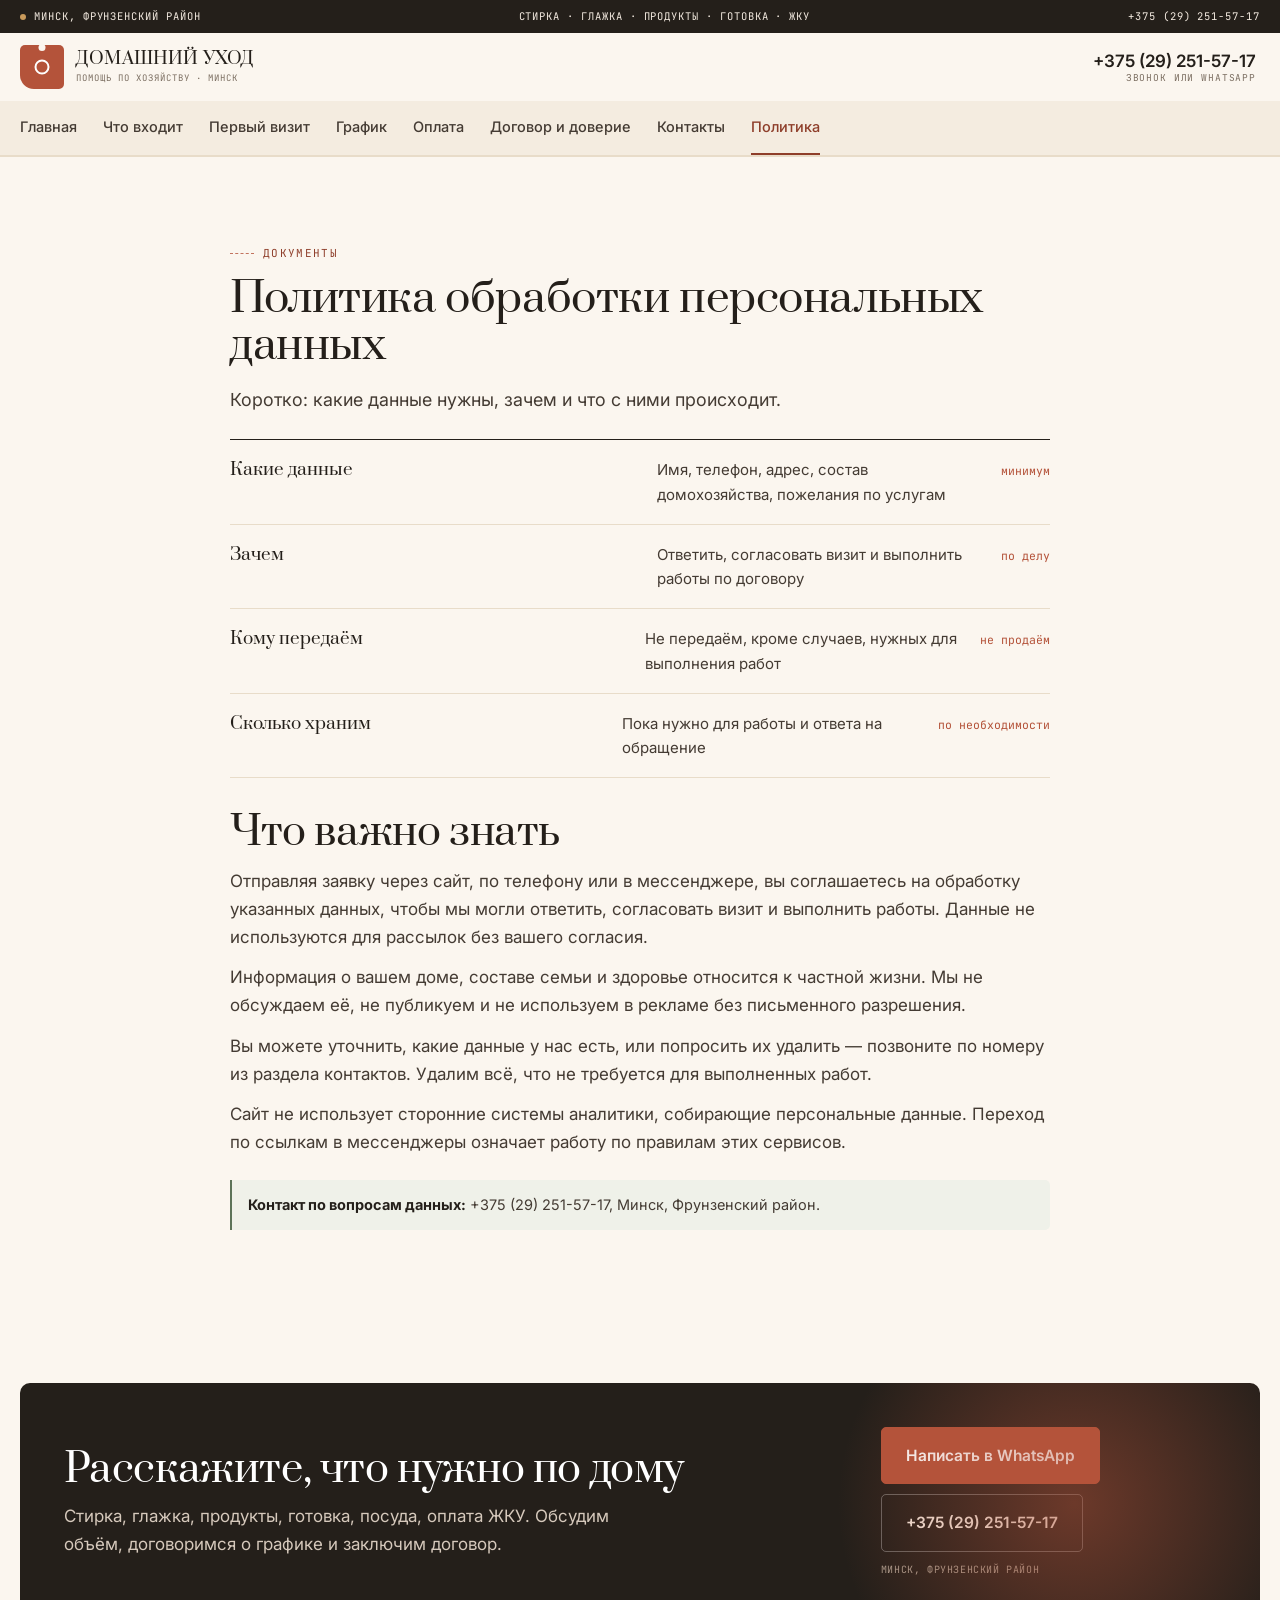
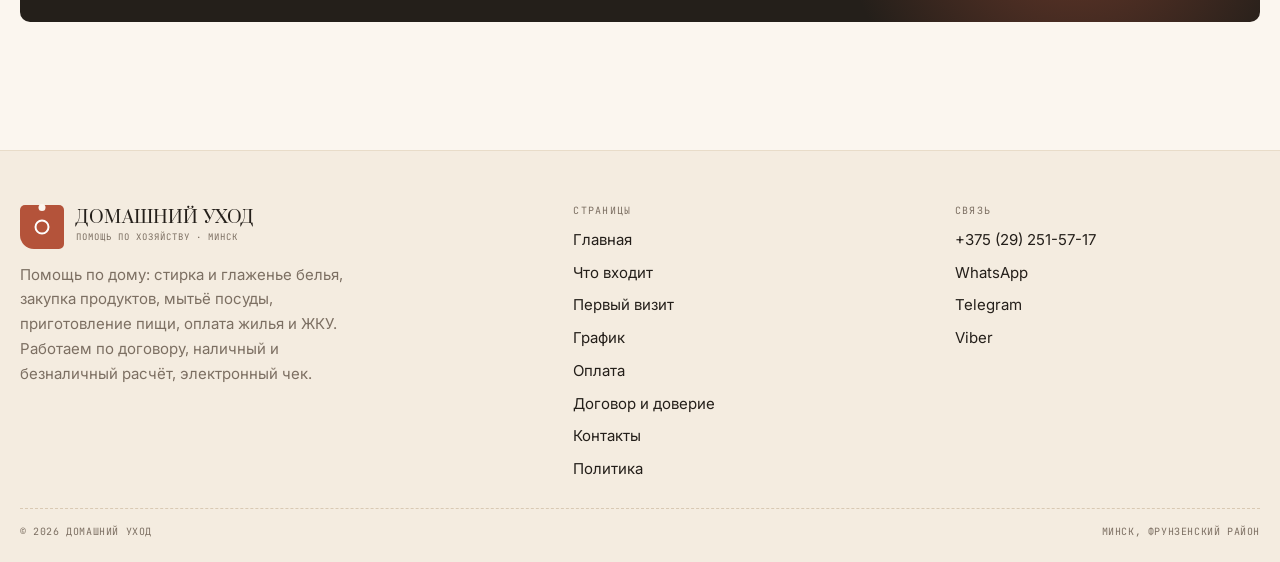
<file: politika.html>
<!DOCTYPE html>
<html lang="ru">
<head>
<meta charset="utf-8">
<meta name="viewport" content="width=device-width,initial-scale=1">
<title>Политика обработки персональных данных — ДОМАШНИЙ УХОД</title>
<meta name="description" content="Как обрабатываются персональные данные, полученные через сайт и мессенджеры.">
<link rel="icon" href="assets/img/favicon.svg" type="image/svg+xml">
<meta property="og:title" content="Политика обработки персональных данных — ДОМАШНИЙ УХОД">
<meta property="og:description" content="Как обрабатываются персональные данные, полученные через сайт и мессенджеры.">
<meta property="og:type" content="website">
<style>
:root{--paper:#FBF6EF;--ink:#241F1A;--terra:#B4533A;--line:#E8DCC9;--line2:#D9C9B3;--white:#FFFDFA;--wrap:1240px}
*,*::before,*::after{box-sizing:border-box}
body{margin:0;background:var(--paper);color:var(--ink);font-family:'Inter',system-ui,sans-serif;font-size:17px;line-height:1.65}
img{max-width:100%;height:auto;display:block}
h1,h2,h3{font-family:'Prata',Georgia,serif;font-weight:400;margin:0;line-height:1.14}
a{color:inherit;text-decoration:none}
.wrap{width:min(var(--wrap),calc(100% - 40px));margin-inline:auto}
@media(max-width:600px){.wrap{width:calc(100% - 26px)}}
.topbar{background:var(--ink);color:#F3EAE0}
.topbar__in{display:flex;justify-content:space-between;gap:12px;flex-wrap:wrap;padding:8px 0}
.hdr{position:sticky;top:0;z-index:60;background:rgba(251,246,239,.96);border-bottom:1px solid var(--line)}
.hdr__in{display:flex;align-items:center;gap:12px;padding:12px 0}
.logo{display:flex;align-items:center;gap:12px;margin-right:auto}
.logo__mk{width:44px;height:44px;flex:none;background:var(--terra);border-radius:5px 5px 5px 14px}
.logo__t b{display:block;font-family:'Prata',serif;font-weight:400;font-size:16px;line-height:1.2}
.logo__t span{display:block;font-size:9px;letter-spacing:.11em;text-transform:uppercase;color:#7C6F62}
.burger{display:none;width:46px;height:46px;align-items:center;justify-content:center;flex-direction:column;gap:5px;background:transparent;border:1px solid var(--line2);border-radius:5px}
.burger i{display:block;width:20px;height:1.8px;background:var(--ink)}
@media(max-width:1099px){.burger{display:flex}}
.strip{background:#F4ECE0;border-bottom:1px solid var(--line);display:none}
@media(min-width:1100px){.strip{display:block}}
.strip__in{display:flex;gap:24px;overflow-x:auto;padding:0}
.strip a{padding:14px 0;font-size:14.5px;border-bottom:2px solid transparent;white-space:nowrap}
.strip a[aria-current]{color:var(--terra);border-bottom-color:var(--terra)}
.hero{position:relative;min-height:clamp(500px,72vh,760px);display:flex;align-items:flex-end;overflow:hidden;border-bottom:1px solid var(--line)}
.hero__bg{position:absolute;inset:0;z-index:-2}
.hero__bg img{width:100%;height:100%;object-fit:cover}
.hero::before{content:"";position:absolute;inset:0;z-index:-1;background:linear-gradient(95deg,rgba(251,246,239,.98),rgba(251,246,239,.95) 36%,rgba(251,246,239,.55) 68%,rgba(251,246,239,.05))}
.hero__in{padding:clamp(26px,4vw,54px) 0 clamp(20px,3vw,34px);min-width:0}
.hero h1{font-size:clamp(30px,4.4vw,54px);max-width:21ch;margin-top:14px}
.btn{display:inline-flex;align-items:center;justify-content:center;gap:8px;padding:15px 23px;border-radius:5px;border:1px solid var(--terra);background:var(--terra);color:#fff;font-weight:600;font-size:15.5px}
.btn--ghost{background:transparent;color:var(--ink);border-color:var(--line2)}
.kick{display:inline-flex;align-items:center;gap:9px;font-size:11px;letter-spacing:.12em;text-transform:uppercase;color:#8E3E2A}
.band{padding:clamp(38px,6vw,78px) 0;border-bottom:1px solid var(--line)}
.drawer{position:fixed;inset:0;z-index:120;background:rgba(36,31,26,.55);opacity:0;pointer-events:none;transition:opacity .2s}
.drawer[data-open="true"]{opacity:1;pointer-events:auto}
.drawer__inner{width:min(400px,100%);height:100%;margin-left:auto;background:#fff;padding:20px;overflow-y:auto;display:flex;flex-direction:column;gap:4px}
body.is-locked{overflow:hidden}
[hidden]{display:none !important}
.fbar{position:fixed;left:0;right:0;bottom:0;z-index:70;display:none;grid-template-columns:repeat(4,1fr);background:var(--ink)}
@media(max-width:1099px){.fbar{display:grid}body{padding-bottom:58px}}
.fbar a{display:flex;flex-direction:column;align-items:center;gap:3px;padding:9px 2px;color:#F3EAE0;font-size:9px;letter-spacing:.05em;text-transform:uppercase}
.fbar a:first-child{background:var(--terra);color:#fff}
</style>
<link rel="preconnect" href="https://fonts.googleapis.com">
<link rel="preconnect" href="https://fonts.gstatic.com" crossorigin>
<link rel="stylesheet" href="https://fonts.googleapis.com/css2?family=Prata&family=Inter:wght@400;500;600&family=JetBrains+Mono:wght@400;500&display=swap">
<link rel="stylesheet" href="assets/css/site.v1.css">
</head>
<body>
<a class="skip" href="#main">К содержанию</a>
<div class="topbar"><div class="wrap topbar__in"><span><i class="dot"></i>Минск, Фрунзенский район</span><span>стирка · глажка · продукты · готовка · ЖКУ</span><a href="tel:+375292515717">+375 (29) 251-57-17</a></div></div><header class="hdr"><div class="wrap hdr__in"><a class="logo" href="index.html"><span class="logo__mk"></span><span class="logo__t"><b>ДОМАШНИЙ УХОД</b><span>помощь по хозяйству · Минск</span></span></a><div class="hdr__tel"><b><a href="tel:+375292515717">+375 (29) 251-57-17</a></b><span>звонок или WhatsApp</span></div><button class="burger" id="burger" aria-label="Меню" aria-expanded="false" aria-controls="drawer"><i></i><i></i></button></div><nav class="strip" aria-label="Страницы"><div class="wrap strip__in"><a href="index.html">Главная</a><a href="uslugi.html">Что входит</a><a href="vizit.html">Первый визит</a><a href="grafik.html">График</a><a href="cena.html">Оплата</a><a href="doverie.html">Договор и доверие</a><a href="kontakty.html">Контакты</a><a href="politika.html" aria-current="page">Политика</a></div></nav></header>
<main id="main">
<section class="band"><div class="wrap" style="max-width:820px"><span class="kick">Документы</span><h1 style="margin-top:12px;font-size:clamp(24px,3.6vw,42px)">Политика обработки персональных данных</h1><p class="lead" style="margin-top:16px">Коротко: какие данные нужны, зачем и что с ними происходит.</p><div class="facts mt24"><div class="facts__row"><b>Какие данные</b><span>Имя, телефон, адрес, состав домохозяйства, пожелания по услугам</span><em>минимум</em></div><div class="facts__row"><b>Зачем</b><span>Ответить, согласовать визит и выполнить работы по договору</span><em>по делу</em></div><div class="facts__row"><b>Кому передаём</b><span>Не передаём, кроме случаев, нужных для выполнения работ</span><em>не продаём</em></div><div class="facts__row"><b>Сколько храним</b><span>Пока нужно для работы и ответа на обращение</span><em>по необходимости</em></div></div><h2 style="margin-top:32px">Что важно знать</h2><p style="margin-top:12px;color:#443B33">Отправляя заявку через сайт, по телефону или в мессенджере, вы соглашаетесь на обработку указанных данных, чтобы мы могли ответить, согласовать визит и выполнить работы. Данные не используются для рассылок без вашего согласия.</p><p style="margin-top:12px;color:#443B33">Информация о вашем доме, составе семьи и здоровье относится к частной жизни. Мы не обсуждаем её, не публикуем и не используем в рекламе без письменного разрешения.</p><p style="margin-top:12px;color:#443B33">Вы можете уточнить, какие данные у нас есть, или попросить их удалить — позвоните по номеру из раздела контактов. Удалим всё, что не требуется для выполненных работ.</p><p style="margin-top:12px;color:#443B33">Сайт не использует сторонние системы аналитики, собирающие персональные данные. Переход по ссылкам в мессенджеры означает работу по правилам этих сервисов.</p><div class="note mt24"><b>Контакт по вопросам данных:</b> +375 (29) 251-57-17, Минск, Фрунзенский район.</div></div></section></main>
<section class="band" style="border-bottom:0"><div class="wrap"><div class="cta"><div><h2>Расскажите, что нужно по дому</h2><p>Стирка, глажка, продукты, готовка, посуда, оплата ЖКУ. Обсудим объём, договоримся о графике и заключим договор.</p></div><div class="cta__act"><a class="btn" href="https://wa.me/375292515717" target="_blank" rel="noopener">Написать в WhatsApp</a><a class="btn btn--ghost" href="tel:+375292515717">+375 (29) 251-57-17</a><small>Минск, Фрунзенский район</small></div></div></div></section>
<footer class="foot"><div class="wrap"><div class="foot__grid"><div><a class="logo" href="index.html"><span class="logo__mk"></span><span class="logo__t"><b>ДОМАШНИЙ УХОД</b><span>помощь по хозяйству · Минск</span></span></a><p style="margin-top:14px;color:#7C6F62;font-size:15px;max-width:36ch">Помощь по дому: стирка и глаженье белья, закупка продуктов, мытьё посуды, приготовление пищи, оплата жилья и ЖКУ. Работаем по договору, наличный и безналичный расчёт, электронный чек.</p></div><div><h4>Страницы</h4><ul><li><a href="index.html">Главная</a></li><li><a href="uslugi.html">Что входит</a></li><li><a href="vizit.html">Первый визит</a></li><li><a href="grafik.html">График</a></li><li><a href="cena.html">Оплата</a></li><li><a href="doverie.html">Договор и доверие</a></li><li><a href="kontakty.html">Контакты</a></li><li><a href="politika.html">Политика</a></li></ul></div><div><h4>Связь</h4><ul><li><a href="tel:+375292515717">+375 (29) 251-57-17</a></li><li><a href="https://wa.me/375292515717" target="_blank" rel="noopener">WhatsApp</a></li><li><a href="https://t.me/+375292515717" target="_blank" rel="noopener">Telegram</a></li><li><a href="viber://chat?number=%2B375292515717">Viber</a></li></ul></div></div><div class="foot__bottom"><span>© 2026 ДОМАШНИЙ УХОД</span><span>Минск, Фрунзенский район</span></div></div></footer>
<div class="fbar" aria-label="Быстрая связь"><a href="tel:+375292515717"><svg viewBox="0 0 24 24"><path d="M6.6 3.5l3 3-2 2.4a12 12 0 005.5 5.5l2.4-2 3 3-2 2.6c-1.2 1.4-3 1.7-4.6 1A16.5 16.5 0 013.4 8.1c-.7-1.6-.4-3.4 1-4.6z"/></svg>Позвонить</a><a href="https://wa.me/375292515717" target="_blank" rel="noopener"><svg viewBox="0 0 24 24"><path d="M3 21l1.7-5A8.6 8.6 0 013.4 11a8.6 8.6 0 118.6 8.6 8.9 8.9 0 01-4.4-1.2z"/><path d="M8.6 8.2c.3-.6.5-.6.9-.6h.7c.2 0 .5 0 .7.5l.8 1.9c.1.3 0 .5-.1.7l-.5.6c-.2.2-.2.4-.1.6a6 6 0 002.8 2.4c.3.1.5.1.7-.1l.7-.8c.2-.2.4-.2.6-.1l1.8.9c.3.1.4.3.4.5v.6c0 .7-.5 1.4-1.2 1.6-.6.2-1.4.3-2.3 0a10 10 0 01-3.6-2.2 9.4 9.4 0 01-1.9-3c-.2-.8-.1-1.6.1-2.1z"/></svg>WhatsApp</a><a href="https://t.me/+375292515717" target="_blank" rel="noopener"><svg viewBox="0 0 24 24"><path d="M21 4L3 11l5 1.8L10 19l3-3.4 4.6 3z"/><path d="M8 12.8L18 6l-7 8.6"/></svg>Telegram</a><a href="viber://chat?number=%2B375292515717"><svg viewBox="0 0 24 24"><path d="M12 3c5 0 8 3.2 8 7.6 0 4.5-3.2 7.4-8 7.4-.7 0-1.4 0-2-.2L6 21l.8-3.4A7.3 7.3 0 014 10.6C4 6.2 7 3 12 3z"/><path d="M9 8.5c1.2 3 2.4 4.2 5 5"/></svg>Viber</a></div>
<div class="drawer" id="drawer" data-open="false" role="dialog" aria-modal="true" aria-label="Меню"><div class="drawer__inner"><div class="drawer__top"><span class="mono">Меню</span><button class="drawer__x" id="drawerClose" aria-label="Закрыть меню">×</button></div><a class="dl" href="index.html">Главная<span>01</span></a><a class="dl" href="uslugi.html">Что входит<span>02</span></a><a class="dl" href="vizit.html">Первый визит<span>03</span></a><a class="dl" href="grafik.html">График<span>04</span></a><a class="dl" href="cena.html">Оплата<span>05</span></a><a class="dl" href="doverie.html">Договор и доверие<span>06</span></a><a class="dl" href="kontakty.html">Контакты<span>07</span></a><a class="dl" href="politika.html">Политика<span>08</span></a><div class="drawer__foot"><a class="btn" href="https://wa.me/375292515717" target="_blank" rel="noopener">WhatsApp</a><a class="btn btn--ghost" href="tel:+375292515717">+375 (29) 251-57-17</a></div></div></div>
<script src="assets/js/main.v1.js" defer></script>
</body>
</html>
</file>
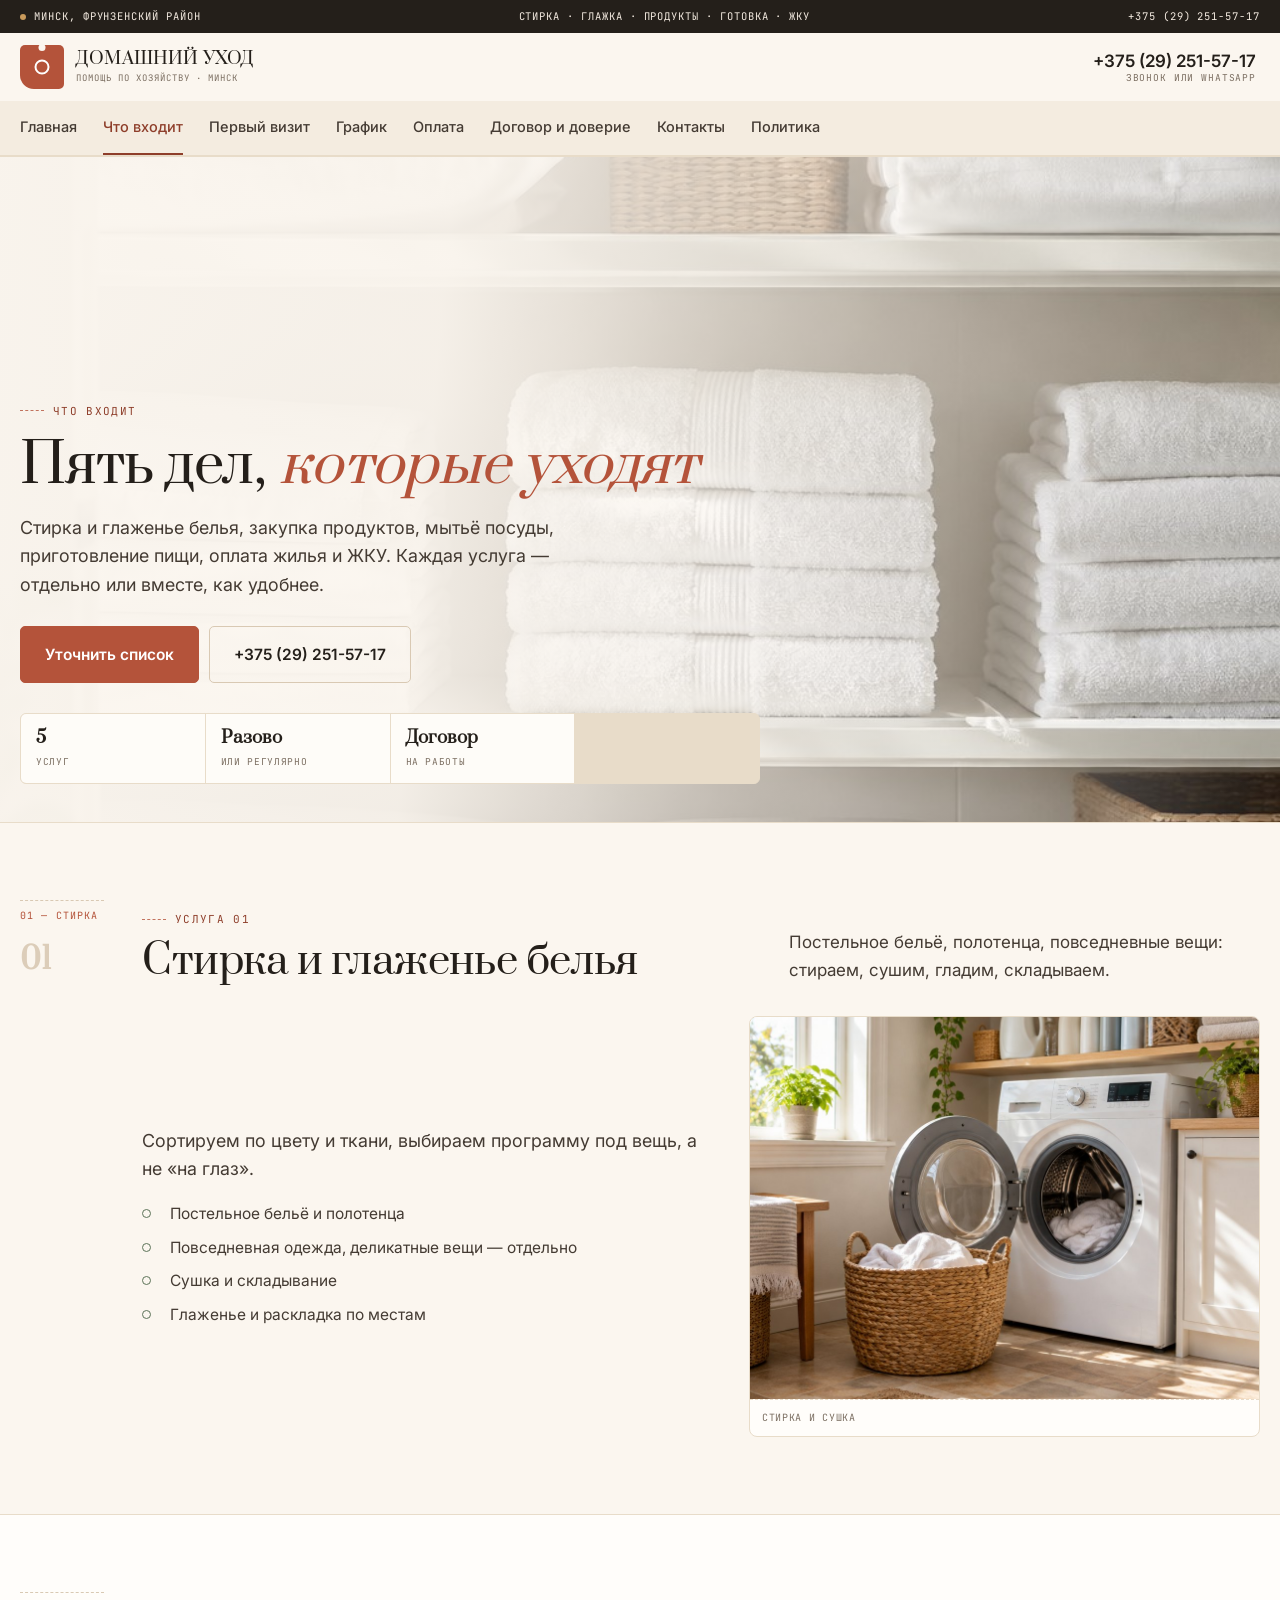
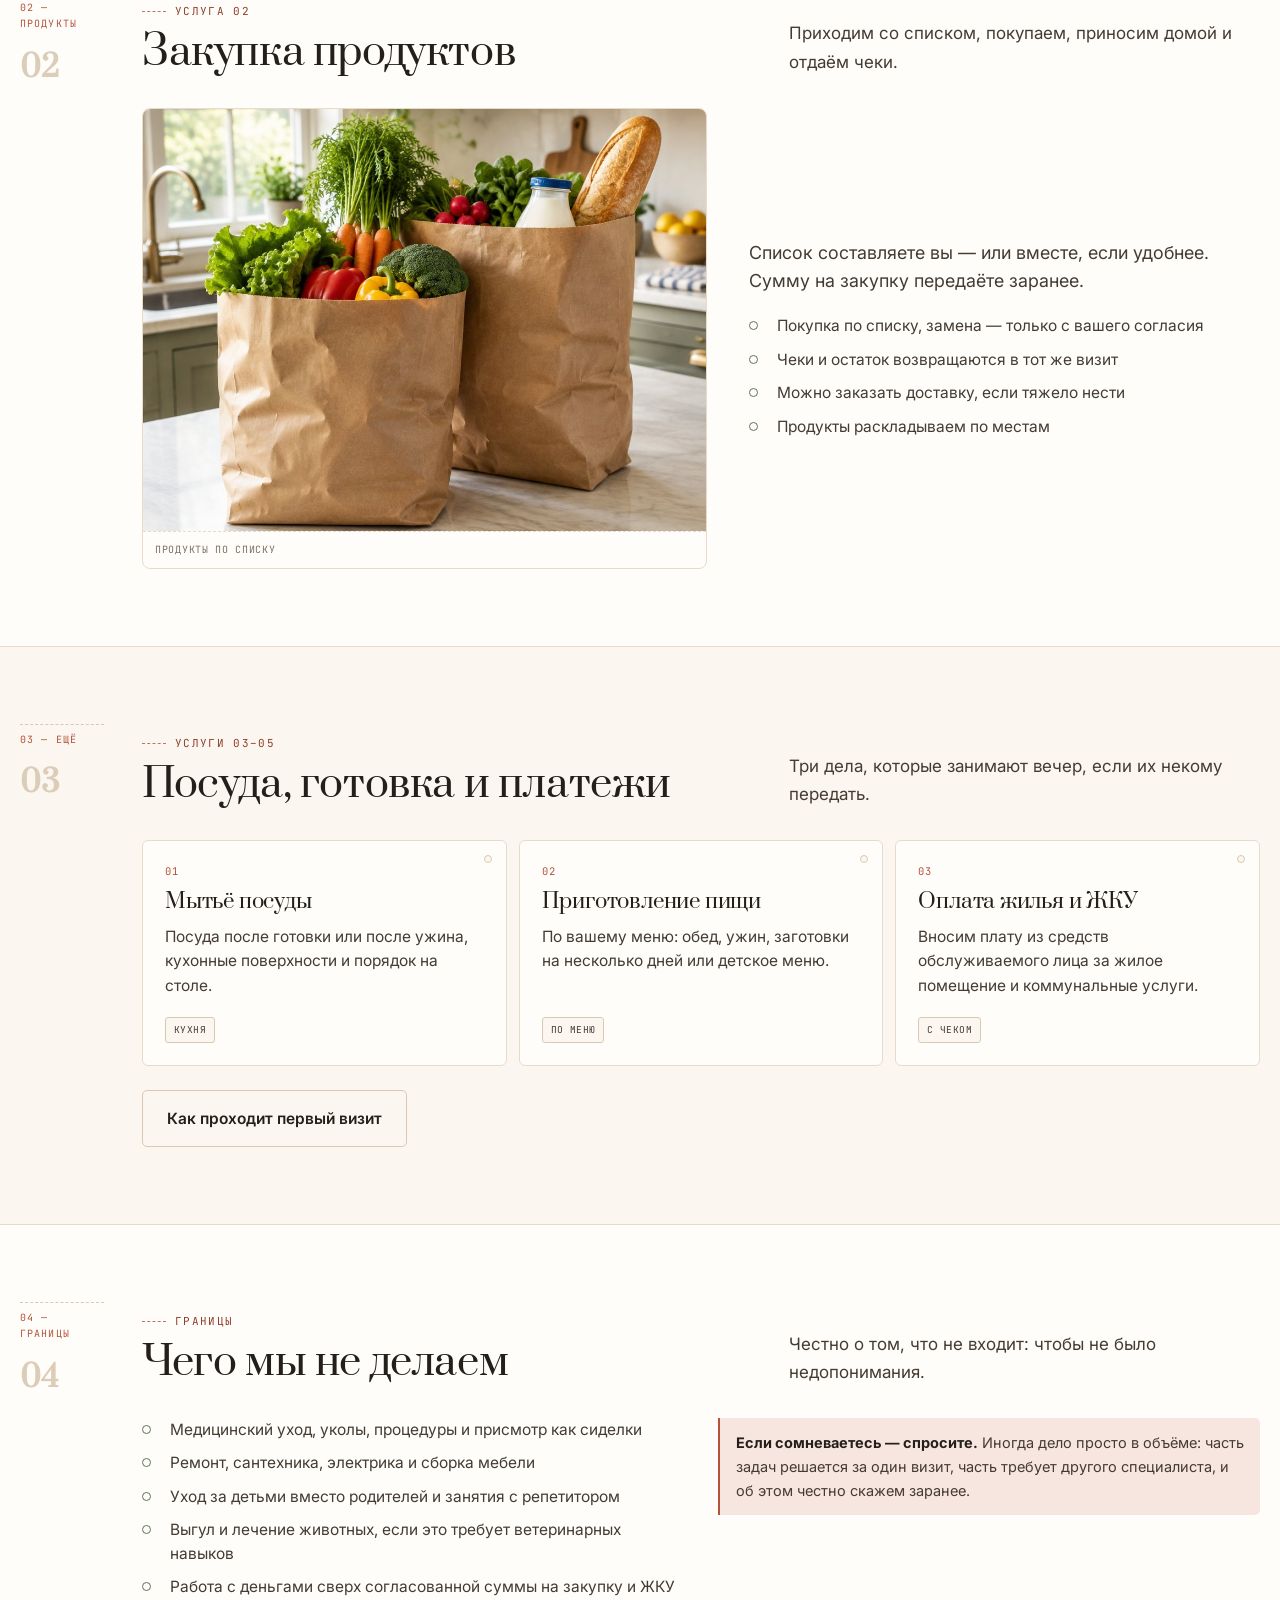
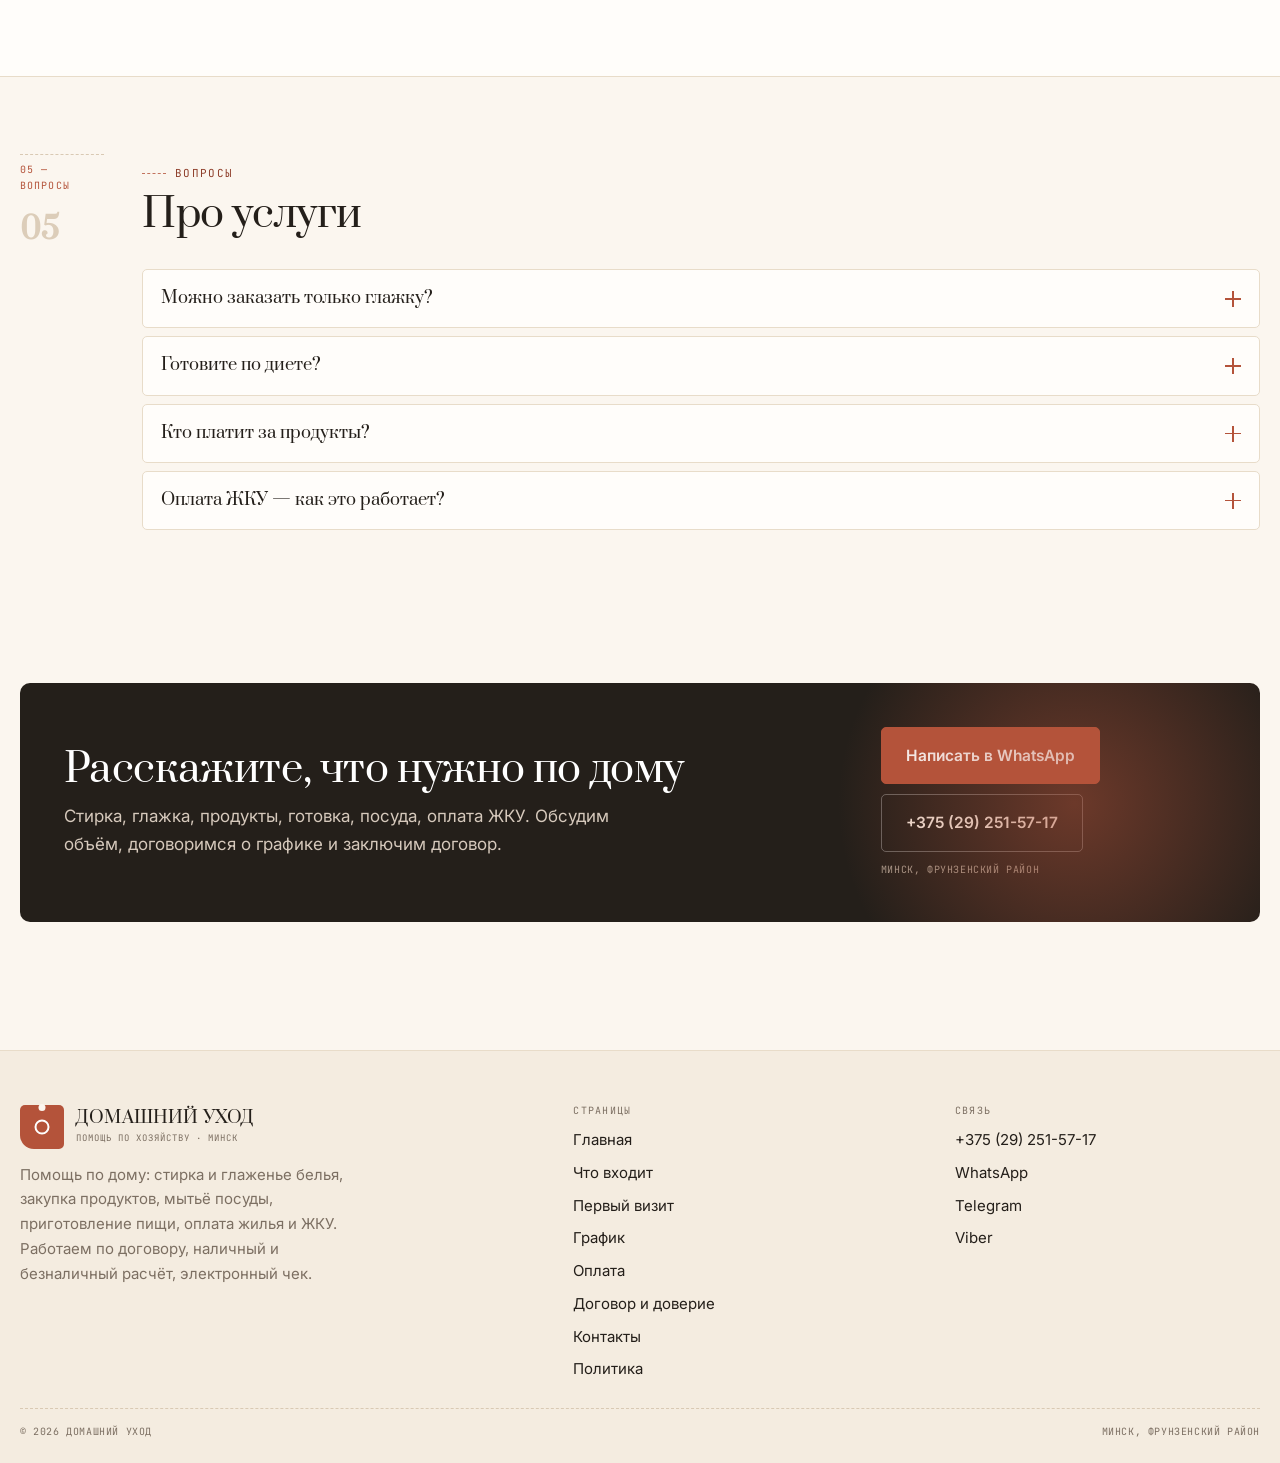
<file: uslugi.html>
<!DOCTYPE html>
<html lang="ru">
<head>
<meta charset="utf-8">
<meta name="viewport" content="width=device-width,initial-scale=1">
<title>Что входит: стирка, глажка, продукты, готовка, ЖКУ — ДОМАШНИЙ УХОД, Минск</title>
<meta name="description" content="Все виды помощи по дому по перечню 4.19: стирка и глаженье белья, закупка продуктов, мытьё посуды, приготовление пищи, оплата жилья и ЖКУ. Что входит и чего не делаем.">
<link rel="icon" href="assets/img/favicon.svg" type="image/svg+xml">
<meta property="og:title" content="Что входит: стирка, глажка, продукты, готовка, ЖКУ — ДОМАШНИЙ УХОД, Минск">
<meta property="og:description" content="Все виды помощи по дому по перечню 4.19: стирка и глаженье белья, закупка продуктов, мытьё посуды, приготовление пищи, оплата жилья и ЖКУ. Что входит и чего не делаем.">
<meta property="og:type" content="website">
<style>
:root{--paper:#FBF6EF;--ink:#241F1A;--terra:#B4533A;--line:#E8DCC9;--line2:#D9C9B3;--white:#FFFDFA;--wrap:1240px}
*,*::before,*::after{box-sizing:border-box}
body{margin:0;background:var(--paper);color:var(--ink);font-family:'Inter',system-ui,sans-serif;font-size:17px;line-height:1.65}
img{max-width:100%;height:auto;display:block}
h1,h2,h3{font-family:'Prata',Georgia,serif;font-weight:400;margin:0;line-height:1.14}
a{color:inherit;text-decoration:none}
.wrap{width:min(var(--wrap),calc(100% - 40px));margin-inline:auto}
@media(max-width:600px){.wrap{width:calc(100% - 26px)}}
.topbar{background:var(--ink);color:#F3EAE0}
.topbar__in{display:flex;justify-content:space-between;gap:12px;flex-wrap:wrap;padding:8px 0}
.hdr{position:sticky;top:0;z-index:60;background:rgba(251,246,239,.96);border-bottom:1px solid var(--line)}
.hdr__in{display:flex;align-items:center;gap:12px;padding:12px 0}
.logo{display:flex;align-items:center;gap:12px;margin-right:auto}
.logo__mk{width:44px;height:44px;flex:none;background:var(--terra);border-radius:5px 5px 5px 14px}
.logo__t b{display:block;font-family:'Prata',serif;font-weight:400;font-size:16px;line-height:1.2}
.logo__t span{display:block;font-size:9px;letter-spacing:.11em;text-transform:uppercase;color:#7C6F62}
.burger{display:none;width:46px;height:46px;align-items:center;justify-content:center;flex-direction:column;gap:5px;background:transparent;border:1px solid var(--line2);border-radius:5px}
.burger i{display:block;width:20px;height:1.8px;background:var(--ink)}
@media(max-width:1099px){.burger{display:flex}}
.strip{background:#F4ECE0;border-bottom:1px solid var(--line);display:none}
@media(min-width:1100px){.strip{display:block}}
.strip__in{display:flex;gap:24px;overflow-x:auto;padding:0}
.strip a{padding:14px 0;font-size:14.5px;border-bottom:2px solid transparent;white-space:nowrap}
.strip a[aria-current]{color:var(--terra);border-bottom-color:var(--terra)}
.hero{position:relative;min-height:clamp(500px,72vh,760px);display:flex;align-items:flex-end;overflow:hidden;border-bottom:1px solid var(--line)}
.hero__bg{position:absolute;inset:0;z-index:-2}
.hero__bg img{width:100%;height:100%;object-fit:cover}
.hero::before{content:"";position:absolute;inset:0;z-index:-1;background:linear-gradient(95deg,rgba(251,246,239,.98),rgba(251,246,239,.95) 36%,rgba(251,246,239,.55) 68%,rgba(251,246,239,.05))}
.hero__in{padding:clamp(26px,4vw,54px) 0 clamp(20px,3vw,34px);min-width:0}
.hero h1{font-size:clamp(30px,4.4vw,54px);max-width:21ch;margin-top:14px}
.btn{display:inline-flex;align-items:center;justify-content:center;gap:8px;padding:15px 23px;border-radius:5px;border:1px solid var(--terra);background:var(--terra);color:#fff;font-weight:600;font-size:15.5px}
.btn--ghost{background:transparent;color:var(--ink);border-color:var(--line2)}
.kick{display:inline-flex;align-items:center;gap:9px;font-size:11px;letter-spacing:.12em;text-transform:uppercase;color:#8E3E2A}
.band{padding:clamp(38px,6vw,78px) 0;border-bottom:1px solid var(--line)}
.drawer{position:fixed;inset:0;z-index:120;background:rgba(36,31,26,.55);opacity:0;pointer-events:none;transition:opacity .2s}
.drawer[data-open="true"]{opacity:1;pointer-events:auto}
.drawer__inner{width:min(400px,100%);height:100%;margin-left:auto;background:#fff;padding:20px;overflow-y:auto;display:flex;flex-direction:column;gap:4px}
body.is-locked{overflow:hidden}
[hidden]{display:none !important}
.fbar{position:fixed;left:0;right:0;bottom:0;z-index:70;display:none;grid-template-columns:repeat(4,1fr);background:var(--ink)}
@media(max-width:1099px){.fbar{display:grid}body{padding-bottom:58px}}
.fbar a{display:flex;flex-direction:column;align-items:center;gap:3px;padding:9px 2px;color:#F3EAE0;font-size:9px;letter-spacing:.05em;text-transform:uppercase}
.fbar a:first-child{background:var(--terra);color:#fff}
</style>
<link rel="preconnect" href="https://fonts.googleapis.com">
<link rel="preconnect" href="https://fonts.gstatic.com" crossorigin>
<link rel="stylesheet" href="https://fonts.googleapis.com/css2?family=Prata&family=Inter:wght@400;500;600&family=JetBrains+Mono:wght@400;500&display=swap">
<link rel="stylesheet" href="assets/css/site.v1.css">
</head>
<body>
<a class="skip" href="#main">К содержанию</a>
<div class="topbar"><div class="wrap topbar__in"><span><i class="dot"></i>Минск, Фрунзенский район</span><span>стирка · глажка · продукты · готовка · ЖКУ</span><a href="tel:+375292515717">+375 (29) 251-57-17</a></div></div><header class="hdr"><div class="wrap hdr__in"><a class="logo" href="index.html"><span class="logo__mk"></span><span class="logo__t"><b>ДОМАШНИЙ УХОД</b><span>помощь по хозяйству · Минск</span></span></a><div class="hdr__tel"><b><a href="tel:+375292515717">+375 (29) 251-57-17</a></b><span>звонок или WhatsApp</span></div><button class="burger" id="burger" aria-label="Меню" aria-expanded="false" aria-controls="drawer"><i></i><i></i></button></div><nav class="strip" aria-label="Страницы"><div class="wrap strip__in"><a href="index.html">Главная</a><a href="uslugi.html" aria-current="page">Что входит</a><a href="vizit.html">Первый визит</a><a href="grafik.html">График</a><a href="cena.html">Оплата</a><a href="doverie.html">Договор и доверие</a><a href="kontakty.html">Контакты</a><a href="politika.html">Политика</a></div></nav></header>
<main id="main">
<section class="hero"><div class="hero__bg"><img src="assets/img/linen.jpg" alt="Стопка выглаженного белья и полотенец" fetchpriority="high"></div><div class="wrap hero__in"><span class="kick">Что входит</span><h1>Пять дел, <em>которые уходят</em></h1><p class="lead">Стирка и глаженье белья, закупка продуктов, мытьё посуды, приготовление пищи, оплата жилья и ЖКУ. Каждая услуга — отдельно или вместе, как удобнее.</p><div class="hero__cta"><a class="btn" href="kontakty.html">Уточнить список</a><a class="btn btn--ghost" href="tel:+375292515717">+375 (29) 251-57-17</a></div><div class="figs"><div><b>5</b><span>услуг</span></div><div><b>Разово</b><span>или регулярно</span></div><div><b>Договор</b><span>на работы</span></div></div></div></section><section class="band "><div class="wrap"><div class="sect sect--side"><div class="sect__side"><span>01 — стирка</span><b>01</b></div><div class="sect__main"><div class="sect__head"><div><span class="kick">Услуга 01</span><h2>Стирка и глаженье белья</h2></div><p>Постельное бельё, полотенца, повседневные вещи: стираем, сушим, гладим, складываем.</p></div><div class="split"><div class="split__body"><p class="lead">Сортируем по цвету и ткани, выбираем программу под вещь, а не «на глаз».</p><ul class="list mt18"><li>Постельное бельё и полотенца</li><li>Повседневная одежда, деликатные вещи — отдельно</li><li>Сушка и складывание</li><li>Глаженье и раскладка по местам</li></ul></div><div class="split__media"><img src="assets/img/laundry.jpg" alt="Стиральная машина и корзина с бельём" loading="lazy"><div class="split__cap">Стирка и сушка</div></div></div></div></div></div></section><section class="band band--white"><div class="wrap"><div class="sect sect--side"><div class="sect__side"><span>02 — продукты</span><b>02</b></div><div class="sect__main"><div class="sect__head"><div><span class="kick">Услуга 02</span><h2>Закупка продуктов</h2></div><p>Приходим со списком, покупаем, приносим домой и отдаём чеки.</p></div><div class="split split--rev"><div class="split__body"><p class="lead">Список составляете вы — или вместе, если удобнее. Сумму на закупку передаёте заранее.</p><ul class="list mt18"><li>Покупка по списку, замена — только с вашего согласия</li><li>Чеки и остаток возвращаются в тот же визит</li><li>Можно заказать доставку, если тяжело нести</li><li>Продукты раскладываем по местам</li></ul></div><div class="split__media"><img src="assets/img/products.jpg" alt="Продукты в бумажных пакетах на кухне" loading="lazy"><div class="split__cap">Продукты по списку</div></div></div></div></div></div></section><section class="band "><div class="wrap"><div class="sect sect--side"><div class="sect__side"><span>03 — ещё</span><b>03</b></div><div class="sect__main"><div class="sect__head"><div><span class="kick">Услуги 03–05</span><h2>Посуда, готовка и платежи</h2></div><p>Три дела, которые занимают вечер, если их некому передать.</p></div><div class="cards"><article class="card"><span class="card__n">01</span><h3>Мытьё посуды</h3><p>Посуда после готовки или после ужина, кухонные поверхности и порядок на столе.</p><div class="card__tags"><span class="tag">кухня</span></div></article><article class="card"><span class="card__n">02</span><h3>Приготовление пищи</h3><p>По вашему меню: обед, ужин, заготовки на несколько дней или детское меню.</p><div class="card__tags"><span class="tag">по меню</span></div></article><article class="card"><span class="card__n">03</span><h3>Оплата жилья и ЖКУ</h3><p>Вносим плату из средств обслуживаемого лица за жилое помещение и коммунальные услуги.</p><div class="card__tags"><span class="tag">с чеком</span></div></article></div><div class="mt24"><a class="btn btn--ghost" href="vizit.html">Как проходит первый визит</a></div></div></div></div></section><section class="band band--white"><div class="wrap"><div class="sect sect--side"><div class="sect__side"><span>04 — границы</span><b>04</b></div><div class="sect__main"><div class="sect__head"><div><span class="kick">Границы</span><h2>Чего мы не делаем</h2></div><p>Честно о том, что не входит: чтобы не было недопонимания.</p></div><div class="split2"><div><ul class="list"><li>Медицинский уход, уколы, процедуры и присмотр как сиделки</li><li>Ремонт, сантехника, электрика и сборка мебели</li><li>Уход за детьми вместо родителей и занятия с репетитором</li><li>Выгул и лечение животных, если это требует ветеринарных навыков</li><li>Работа с деньгами сверх согласованной суммы на закупку и ЖКУ</li></ul></div><div><div class="warn"><b>Если сомневаетесь — спросите.</b> Иногда дело просто в объёме: часть задач решается за один визит, часть требует другого специалиста, и об этом честно скажем заранее.</div></div></div></div></div></div></section><section class="band "><div class="wrap"><div class="sect sect--side"><div class="sect__side"><span>05 — вопросы</span><b>05</b></div><div class="sect__main"><div class="sect__head"><div><span class="kick">Вопросы</span><h2>Про услуги</h2></div><p></p></div><div class="faq"><div class="faq__i" data-open="false"><button class="faq__q" type="button">Можно заказать только глажку?<i></i></button><div class="faq__a"><p>Да, любую услугу можно заказать отдельно.</p></div></div><div class="faq__i" data-open="false"><button class="faq__q" type="button">Готовите по диете?<i></i></button><div class="faq__a"><p>Да, если состав меню понятен и продукты есть. Обсудим заранее.</p></div></div><div class="faq__i" data-open="false"><button class="faq__q" type="button">Кто платит за продукты?<i></i></button><div class="faq__a"><p>Вы передаёте сумму на закупку, мы приносим чеки и остаток.</p></div></div><div class="faq__i" data-open="false"><button class="faq__q" type="button">Оплата ЖКУ — как это работает?<i></i></button><div class="faq__a"><p>Вы даёте реквизиты и сумму, мы вносим платёж из ваших средств и отдаём подтверждение.</p></div></div></div></div></div></div></section></main>
<section class="band" style="border-bottom:0"><div class="wrap"><div class="cta"><div><h2>Расскажите, что нужно по дому</h2><p>Стирка, глажка, продукты, готовка, посуда, оплата ЖКУ. Обсудим объём, договоримся о графике и заключим договор.</p></div><div class="cta__act"><a class="btn" href="https://wa.me/375292515717" target="_blank" rel="noopener">Написать в WhatsApp</a><a class="btn btn--ghost" href="tel:+375292515717">+375 (29) 251-57-17</a><small>Минск, Фрунзенский район</small></div></div></div></section>
<footer class="foot"><div class="wrap"><div class="foot__grid"><div><a class="logo" href="index.html"><span class="logo__mk"></span><span class="logo__t"><b>ДОМАШНИЙ УХОД</b><span>помощь по хозяйству · Минск</span></span></a><p style="margin-top:14px;color:#7C6F62;font-size:15px;max-width:36ch">Помощь по дому: стирка и глаженье белья, закупка продуктов, мытьё посуды, приготовление пищи, оплата жилья и ЖКУ. Работаем по договору, наличный и безналичный расчёт, электронный чек.</p></div><div><h4>Страницы</h4><ul><li><a href="index.html">Главная</a></li><li><a href="uslugi.html">Что входит</a></li><li><a href="vizit.html">Первый визит</a></li><li><a href="grafik.html">График</a></li><li><a href="cena.html">Оплата</a></li><li><a href="doverie.html">Договор и доверие</a></li><li><a href="kontakty.html">Контакты</a></li><li><a href="politika.html">Политика</a></li></ul></div><div><h4>Связь</h4><ul><li><a href="tel:+375292515717">+375 (29) 251-57-17</a></li><li><a href="https://wa.me/375292515717" target="_blank" rel="noopener">WhatsApp</a></li><li><a href="https://t.me/+375292515717" target="_blank" rel="noopener">Telegram</a></li><li><a href="viber://chat?number=%2B375292515717">Viber</a></li></ul></div></div><div class="foot__bottom"><span>© 2026 ДОМАШНИЙ УХОД</span><span>Минск, Фрунзенский район</span></div></div></footer>
<div class="fbar" aria-label="Быстрая связь"><a href="tel:+375292515717"><svg viewBox="0 0 24 24"><path d="M6.6 3.5l3 3-2 2.4a12 12 0 005.5 5.5l2.4-2 3 3-2 2.6c-1.2 1.4-3 1.7-4.6 1A16.5 16.5 0 013.4 8.1c-.7-1.6-.4-3.4 1-4.6z"/></svg>Позвонить</a><a href="https://wa.me/375292515717" target="_blank" rel="noopener"><svg viewBox="0 0 24 24"><path d="M3 21l1.7-5A8.6 8.6 0 013.4 11a8.6 8.6 0 118.6 8.6 8.9 8.9 0 01-4.4-1.2z"/><path d="M8.6 8.2c.3-.6.5-.6.9-.6h.7c.2 0 .5 0 .7.5l.8 1.9c.1.3 0 .5-.1.7l-.5.6c-.2.2-.2.4-.1.6a6 6 0 002.8 2.4c.3.1.5.1.7-.1l.7-.8c.2-.2.4-.2.6-.1l1.8.9c.3.1.4.3.4.5v.6c0 .7-.5 1.4-1.2 1.6-.6.2-1.4.3-2.3 0a10 10 0 01-3.6-2.2 9.4 9.4 0 01-1.9-3c-.2-.8-.1-1.6.1-2.1z"/></svg>WhatsApp</a><a href="https://t.me/+375292515717" target="_blank" rel="noopener"><svg viewBox="0 0 24 24"><path d="M21 4L3 11l5 1.8L10 19l3-3.4 4.6 3z"/><path d="M8 12.8L18 6l-7 8.6"/></svg>Telegram</a><a href="viber://chat?number=%2B375292515717"><svg viewBox="0 0 24 24"><path d="M12 3c5 0 8 3.2 8 7.6 0 4.5-3.2 7.4-8 7.4-.7 0-1.4 0-2-.2L6 21l.8-3.4A7.3 7.3 0 014 10.6C4 6.2 7 3 12 3z"/><path d="M9 8.5c1.2 3 2.4 4.2 5 5"/></svg>Viber</a></div>
<div class="drawer" id="drawer" data-open="false" role="dialog" aria-modal="true" aria-label="Меню"><div class="drawer__inner"><div class="drawer__top"><span class="mono">Меню</span><button class="drawer__x" id="drawerClose" aria-label="Закрыть меню">×</button></div><a class="dl" href="index.html">Главная<span>01</span></a><a class="dl" href="uslugi.html">Что входит<span>02</span></a><a class="dl" href="vizit.html">Первый визит<span>03</span></a><a class="dl" href="grafik.html">График<span>04</span></a><a class="dl" href="cena.html">Оплата<span>05</span></a><a class="dl" href="doverie.html">Договор и доверие<span>06</span></a><a class="dl" href="kontakty.html">Контакты<span>07</span></a><a class="dl" href="politika.html">Политика<span>08</span></a><div class="drawer__foot"><a class="btn" href="https://wa.me/375292515717" target="_blank" rel="noopener">WhatsApp</a><a class="btn btn--ghost" href="tel:+375292515717">+375 (29) 251-57-17</a></div></div></div>
<script src="assets/js/main.v1.js" defer></script>
</body>
</html>
</file>
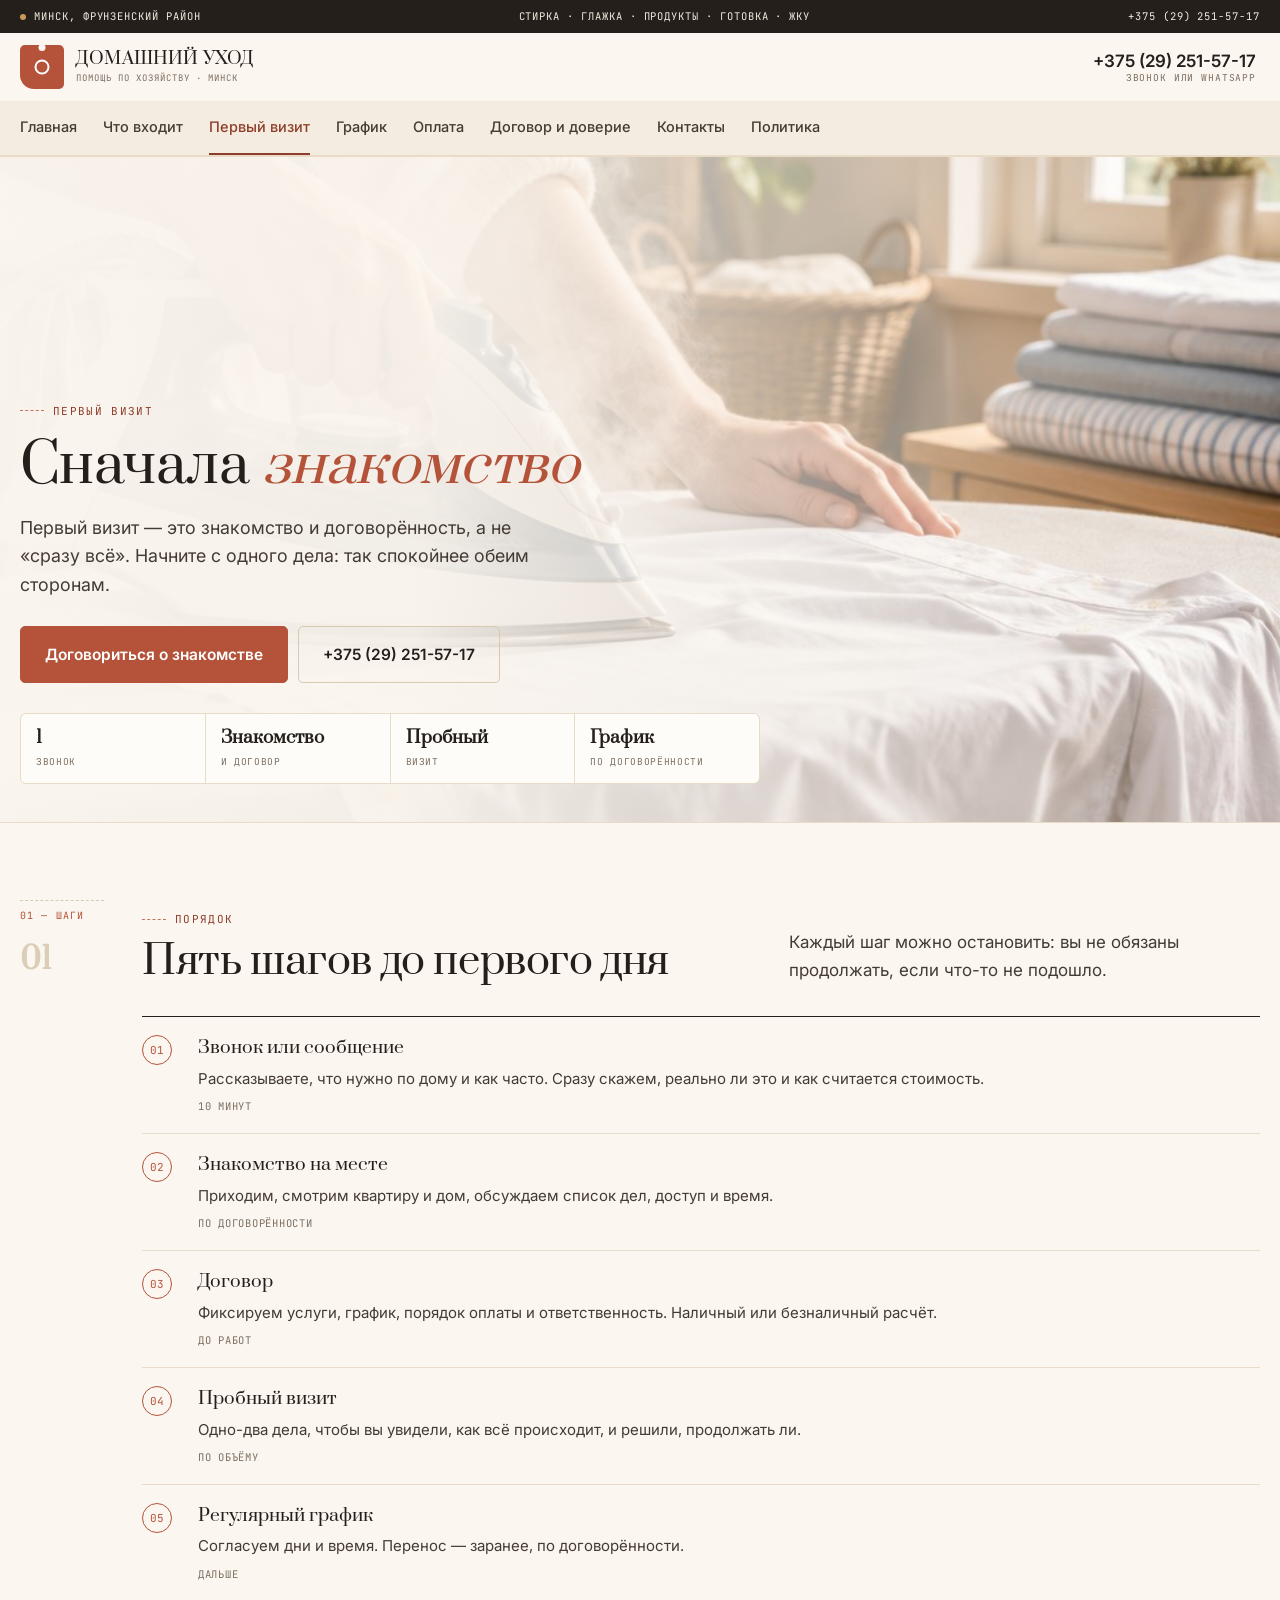
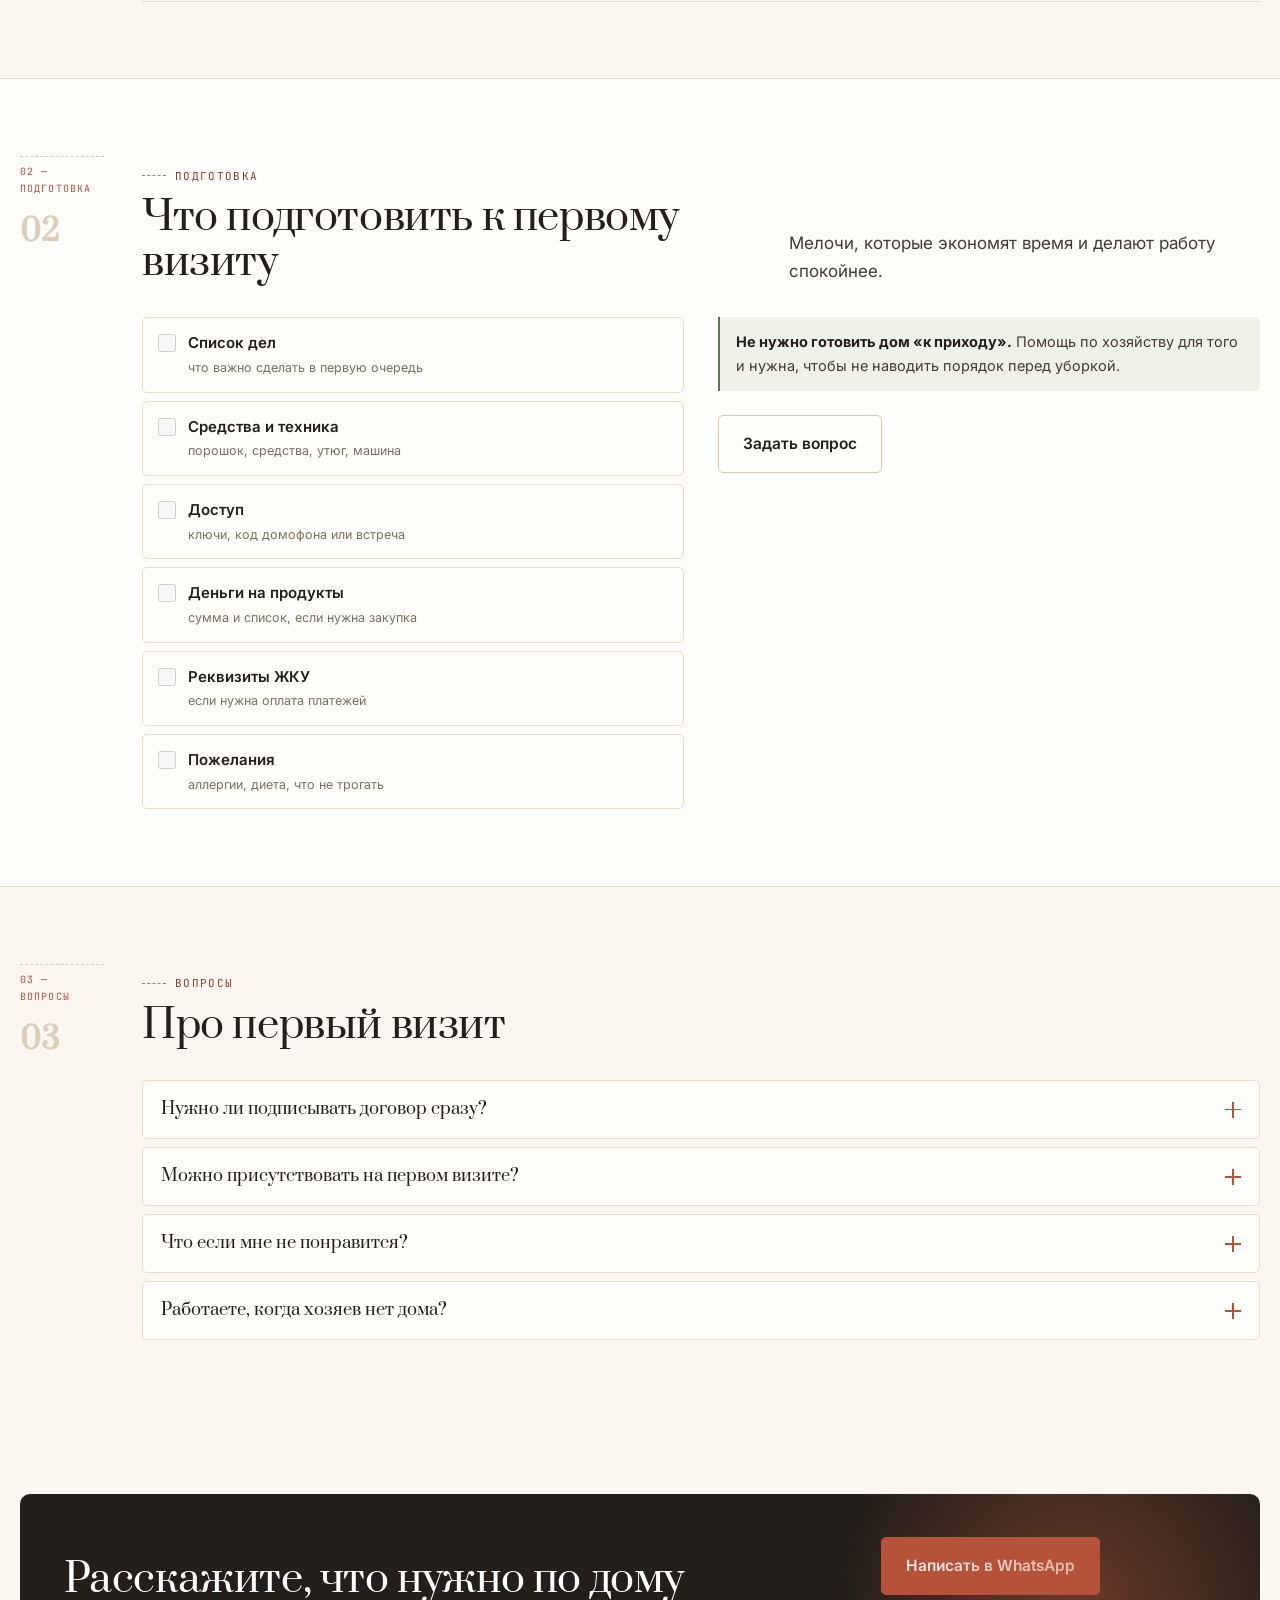
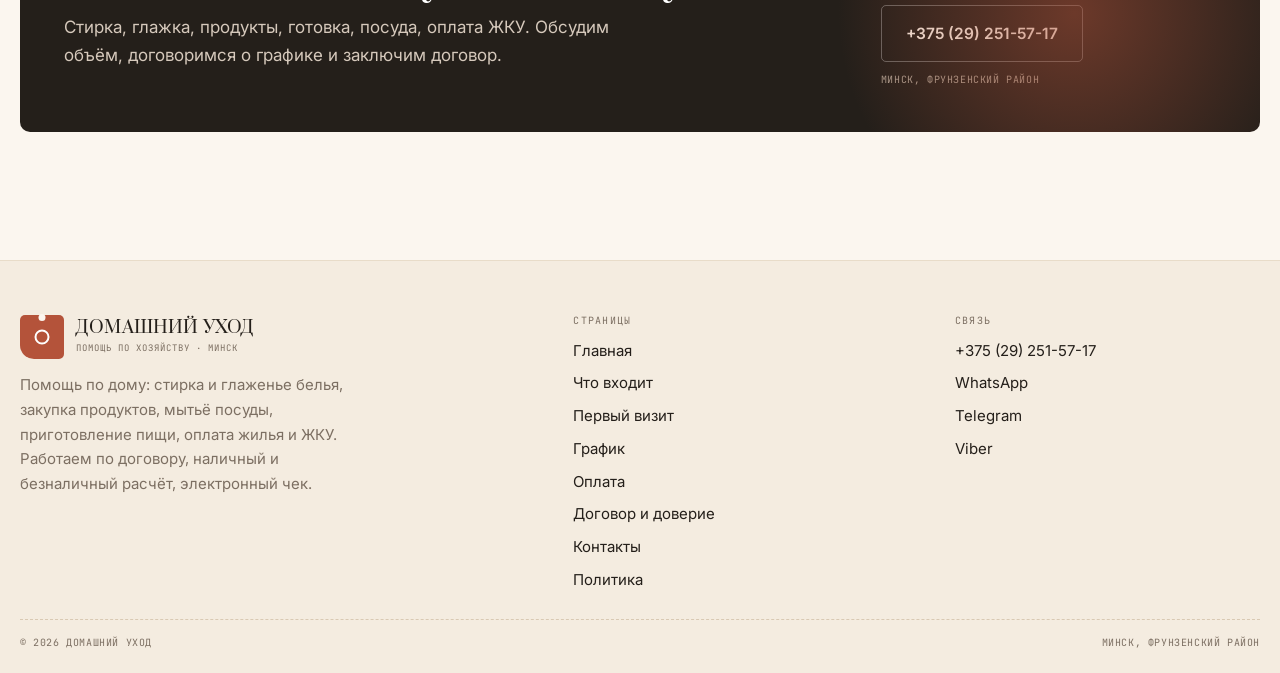
<file: vizit.html>
<!DOCTYPE html>
<html lang="ru">
<head>
<meta charset="utf-8">
<meta name="viewport" content="width=device-width,initial-scale=1">
<title>Первый визит: знакомство, договор, пробный день — ДОМАШНИЙ УХОД, Минск</title>
<meta name="description" content="Как начать: звонок, знакомство, договор, пробный визит и регулярный график. Минск, Фрунзенский район.">
<link rel="icon" href="assets/img/favicon.svg" type="image/svg+xml">
<meta property="og:title" content="Первый визит: знакомство, договор, пробный день — ДОМАШНИЙ УХОД, Минск">
<meta property="og:description" content="Как начать: звонок, знакомство, договор, пробный визит и регулярный график. Минск, Фрунзенский район.">
<meta property="og:type" content="website">
<style>
:root{--paper:#FBF6EF;--ink:#241F1A;--terra:#B4533A;--line:#E8DCC9;--line2:#D9C9B3;--white:#FFFDFA;--wrap:1240px}
*,*::before,*::after{box-sizing:border-box}
body{margin:0;background:var(--paper);color:var(--ink);font-family:'Inter',system-ui,sans-serif;font-size:17px;line-height:1.65}
img{max-width:100%;height:auto;display:block}
h1,h2,h3{font-family:'Prata',Georgia,serif;font-weight:400;margin:0;line-height:1.14}
a{color:inherit;text-decoration:none}
.wrap{width:min(var(--wrap),calc(100% - 40px));margin-inline:auto}
@media(max-width:600px){.wrap{width:calc(100% - 26px)}}
.topbar{background:var(--ink);color:#F3EAE0}
.topbar__in{display:flex;justify-content:space-between;gap:12px;flex-wrap:wrap;padding:8px 0}
.hdr{position:sticky;top:0;z-index:60;background:rgba(251,246,239,.96);border-bottom:1px solid var(--line)}
.hdr__in{display:flex;align-items:center;gap:12px;padding:12px 0}
.logo{display:flex;align-items:center;gap:12px;margin-right:auto}
.logo__mk{width:44px;height:44px;flex:none;background:var(--terra);border-radius:5px 5px 5px 14px}
.logo__t b{display:block;font-family:'Prata',serif;font-weight:400;font-size:16px;line-height:1.2}
.logo__t span{display:block;font-size:9px;letter-spacing:.11em;text-transform:uppercase;color:#7C6F62}
.burger{display:none;width:46px;height:46px;align-items:center;justify-content:center;flex-direction:column;gap:5px;background:transparent;border:1px solid var(--line2);border-radius:5px}
.burger i{display:block;width:20px;height:1.8px;background:var(--ink)}
@media(max-width:1099px){.burger{display:flex}}
.strip{background:#F4ECE0;border-bottom:1px solid var(--line);display:none}
@media(min-width:1100px){.strip{display:block}}
.strip__in{display:flex;gap:24px;overflow-x:auto;padding:0}
.strip a{padding:14px 0;font-size:14.5px;border-bottom:2px solid transparent;white-space:nowrap}
.strip a[aria-current]{color:var(--terra);border-bottom-color:var(--terra)}
.hero{position:relative;min-height:clamp(500px,72vh,760px);display:flex;align-items:flex-end;overflow:hidden;border-bottom:1px solid var(--line)}
.hero__bg{position:absolute;inset:0;z-index:-2}
.hero__bg img{width:100%;height:100%;object-fit:cover}
.hero::before{content:"";position:absolute;inset:0;z-index:-1;background:linear-gradient(95deg,rgba(251,246,239,.98),rgba(251,246,239,.95) 36%,rgba(251,246,239,.55) 68%,rgba(251,246,239,.05))}
.hero__in{padding:clamp(26px,4vw,54px) 0 clamp(20px,3vw,34px);min-width:0}
.hero h1{font-size:clamp(30px,4.4vw,54px);max-width:21ch;margin-top:14px}
.btn{display:inline-flex;align-items:center;justify-content:center;gap:8px;padding:15px 23px;border-radius:5px;border:1px solid var(--terra);background:var(--terra);color:#fff;font-weight:600;font-size:15.5px}
.btn--ghost{background:transparent;color:var(--ink);border-color:var(--line2)}
.kick{display:inline-flex;align-items:center;gap:9px;font-size:11px;letter-spacing:.12em;text-transform:uppercase;color:#8E3E2A}
.band{padding:clamp(38px,6vw,78px) 0;border-bottom:1px solid var(--line)}
.drawer{position:fixed;inset:0;z-index:120;background:rgba(36,31,26,.55);opacity:0;pointer-events:none;transition:opacity .2s}
.drawer[data-open="true"]{opacity:1;pointer-events:auto}
.drawer__inner{width:min(400px,100%);height:100%;margin-left:auto;background:#fff;padding:20px;overflow-y:auto;display:flex;flex-direction:column;gap:4px}
body.is-locked{overflow:hidden}
[hidden]{display:none !important}
.fbar{position:fixed;left:0;right:0;bottom:0;z-index:70;display:none;grid-template-columns:repeat(4,1fr);background:var(--ink)}
@media(max-width:1099px){.fbar{display:grid}body{padding-bottom:58px}}
.fbar a{display:flex;flex-direction:column;align-items:center;gap:3px;padding:9px 2px;color:#F3EAE0;font-size:9px;letter-spacing:.05em;text-transform:uppercase}
.fbar a:first-child{background:var(--terra);color:#fff}
</style>
<link rel="preconnect" href="https://fonts.googleapis.com">
<link rel="preconnect" href="https://fonts.gstatic.com" crossorigin>
<link rel="stylesheet" href="https://fonts.googleapis.com/css2?family=Prata&family=Inter:wght@400;500;600&family=JetBrains+Mono:wght@400;500&display=swap">
<link rel="stylesheet" href="assets/css/site.v1.css">
</head>
<body>
<a class="skip" href="#main">К содержанию</a>
<div class="topbar"><div class="wrap topbar__in"><span><i class="dot"></i>Минск, Фрунзенский район</span><span>стирка · глажка · продукты · готовка · ЖКУ</span><a href="tel:+375292515717">+375 (29) 251-57-17</a></div></div><header class="hdr"><div class="wrap hdr__in"><a class="logo" href="index.html"><span class="logo__mk"></span><span class="logo__t"><b>ДОМАШНИЙ УХОД</b><span>помощь по хозяйству · Минск</span></span></a><div class="hdr__tel"><b><a href="tel:+375292515717">+375 (29) 251-57-17</a></b><span>звонок или WhatsApp</span></div><button class="burger" id="burger" aria-label="Меню" aria-expanded="false" aria-controls="drawer"><i></i><i></i></button></div><nav class="strip" aria-label="Страницы"><div class="wrap strip__in"><a href="index.html">Главная</a><a href="uslugi.html">Что входит</a><a href="vizit.html" aria-current="page">Первый визит</a><a href="grafik.html">График</a><a href="cena.html">Оплата</a><a href="doverie.html">Договор и доверие</a><a href="kontakty.html">Контакты</a><a href="politika.html">Политика</a></div></nav></header>
<main id="main">
<section class="hero"><div class="hero__bg"><img src="assets/img/iron.jpg" alt="Глажка рубашки на гладильной доске" fetchpriority="high"></div><div class="wrap hero__in"><span class="kick">Первый визит</span><h1>Сначала <em>знакомство</em></h1><p class="lead">Первый визит — это знакомство и договорённость, а не «сразу всё». Начните с одного дела: так спокойнее обеим сторонам.</p><div class="hero__cta"><a class="btn" href="kontakty.html">Договориться о знакомстве</a><a class="btn btn--ghost" href="tel:+375292515717">+375 (29) 251-57-17</a></div><div class="figs"><div><b>1</b><span>звонок</span></div><div><b>Знакомство</b><span>и договор</span></div><div><b>Пробный</b><span>визит</span></div><div><b>График</b><span>по договорённости</span></div></div></div></section><section class="band "><div class="wrap"><div class="sect sect--side"><div class="sect__side"><span>01 — шаги</span><b>01</b></div><div class="sect__main"><div class="sect__head"><div><span class="kick">Порядок</span><h2>Пять шагов до первого дня</h2></div><p>Каждый шаг можно остановить: вы не обязаны продолжать, если что-то не подошло.</p></div><div class="steps"><div class="step"><span class="step__n">01</span><div><b>Звонок или сообщение</b><p>Рассказываете, что нужно по дому и как часто. Сразу скажем, реально ли это и как считается стоимость.</p><em>10 минут</em></div></div><div class="step"><span class="step__n">02</span><div><b>Знакомство на месте</b><p>Приходим, смотрим квартиру и дом, обсуждаем список дел, доступ и время.</p><em>по договорённости</em></div></div><div class="step"><span class="step__n">03</span><div><b>Договор</b><p>Фиксируем услуги, график, порядок оплаты и ответственность. Наличный или безналичный расчёт.</p><em>до работ</em></div></div><div class="step"><span class="step__n">04</span><div><b>Пробный визит</b><p>Одно-два дела, чтобы вы увидели, как всё происходит, и решили, продолжать ли.</p><em>по объёму</em></div></div><div class="step"><span class="step__n">05</span><div><b>Регулярный график</b><p>Согласуем дни и время. Перенос — заранее, по договорённости.</p><em>дальше</em></div></div></div></div></div></div></section><section class="band band--white"><div class="wrap"><div class="sect sect--side"><div class="sect__side"><span>02 — подготовка</span><b>02</b></div><div class="sect__main"><div class="sect__head"><div><span class="kick">Подготовка</span><h2>Что подготовить к первому визиту</h2></div><p>Мелочи, которые экономят время и делают работу спокойнее.</p></div><div class="split2"><div class="check"><label><input type="checkbox" disabled><span><b>Список дел</b><em>что важно сделать в первую очередь</em></span></label><label><input type="checkbox" disabled><span><b>Средства и техника</b><em>порошок, средства, утюг, машина</em></span></label><label><input type="checkbox" disabled><span><b>Доступ</b><em>ключи, код домофона или встреча</em></span></label><label><input type="checkbox" disabled><span><b>Деньги на продукты</b><em>сумма и список, если нужна закупка</em></span></label><label><input type="checkbox" disabled><span><b>Реквизиты ЖКУ</b><em>если нужна оплата платежей</em></span></label><label><input type="checkbox" disabled><span><b>Пожелания</b><em>аллергии, диета, что не трогать</em></span></label></div><div><div class="note"><b>Не нужно готовить дом «к приходу».</b> Помощь по хозяйству для того и нужна, чтобы не наводить порядок перед уборкой.</div><div class="mt24"><a class="btn btn--ghost" href="kontakty.html">Задать вопрос</a></div></div></div></div></div></div></section><section class="band "><div class="wrap"><div class="sect sect--side"><div class="sect__side"><span>03 — вопросы</span><b>03</b></div><div class="sect__main"><div class="sect__head"><div><span class="kick">Вопросы</span><h2>Про первый визит</h2></div><p></p></div><div class="faq"><div class="faq__i" data-open="false"><button class="faq__q" type="button">Нужно ли подписывать договор сразу?<i></i></button><div class="faq__a"><p>Договор подписываем до начала регулярной работы. Сначала можно познакомиться и обсудить детали.</p></div></div><div class="faq__i" data-open="false"><button class="faq__q" type="button">Можно присутствовать на первом визите?<i></i></button><div class="faq__a"><p>Да, и даже полезно: так вы увидите, как всё происходит, и сможете поправить.</p></div></div><div class="faq__i" data-open="false"><button class="faq__q" type="button">Что если мне не понравится?<i></i></button><div class="faq__a"><p>Первый визит — пробный. Если что-то не подошло, вы вправе не продолжать.</p></div></div><div class="faq__i" data-open="false"><button class="faq__q" type="button">Работаете, когда хозяев нет дома?<i></i></button><div class="faq__a"><p>Да, по договору и с вашего согласия: по ключам или коду. Это обычная практика.</p></div></div></div></div></div></div></section></main>
<section class="band" style="border-bottom:0"><div class="wrap"><div class="cta"><div><h2>Расскажите, что нужно по дому</h2><p>Стирка, глажка, продукты, готовка, посуда, оплата ЖКУ. Обсудим объём, договоримся о графике и заключим договор.</p></div><div class="cta__act"><a class="btn" href="https://wa.me/375292515717" target="_blank" rel="noopener">Написать в WhatsApp</a><a class="btn btn--ghost" href="tel:+375292515717">+375 (29) 251-57-17</a><small>Минск, Фрунзенский район</small></div></div></div></section>
<footer class="foot"><div class="wrap"><div class="foot__grid"><div><a class="logo" href="index.html"><span class="logo__mk"></span><span class="logo__t"><b>ДОМАШНИЙ УХОД</b><span>помощь по хозяйству · Минск</span></span></a><p style="margin-top:14px;color:#7C6F62;font-size:15px;max-width:36ch">Помощь по дому: стирка и глаженье белья, закупка продуктов, мытьё посуды, приготовление пищи, оплата жилья и ЖКУ. Работаем по договору, наличный и безналичный расчёт, электронный чек.</p></div><div><h4>Страницы</h4><ul><li><a href="index.html">Главная</a></li><li><a href="uslugi.html">Что входит</a></li><li><a href="vizit.html">Первый визит</a></li><li><a href="grafik.html">График</a></li><li><a href="cena.html">Оплата</a></li><li><a href="doverie.html">Договор и доверие</a></li><li><a href="kontakty.html">Контакты</a></li><li><a href="politika.html">Политика</a></li></ul></div><div><h4>Связь</h4><ul><li><a href="tel:+375292515717">+375 (29) 251-57-17</a></li><li><a href="https://wa.me/375292515717" target="_blank" rel="noopener">WhatsApp</a></li><li><a href="https://t.me/+375292515717" target="_blank" rel="noopener">Telegram</a></li><li><a href="viber://chat?number=%2B375292515717">Viber</a></li></ul></div></div><div class="foot__bottom"><span>© 2026 ДОМАШНИЙ УХОД</span><span>Минск, Фрунзенский район</span></div></div></footer>
<div class="fbar" aria-label="Быстрая связь"><a href="tel:+375292515717"><svg viewBox="0 0 24 24"><path d="M6.6 3.5l3 3-2 2.4a12 12 0 005.5 5.5l2.4-2 3 3-2 2.6c-1.2 1.4-3 1.7-4.6 1A16.5 16.5 0 013.4 8.1c-.7-1.6-.4-3.4 1-4.6z"/></svg>Позвонить</a><a href="https://wa.me/375292515717" target="_blank" rel="noopener"><svg viewBox="0 0 24 24"><path d="M3 21l1.7-5A8.6 8.6 0 013.4 11a8.6 8.6 0 118.6 8.6 8.9 8.9 0 01-4.4-1.2z"/><path d="M8.6 8.2c.3-.6.5-.6.9-.6h.7c.2 0 .5 0 .7.5l.8 1.9c.1.3 0 .5-.1.7l-.5.6c-.2.2-.2.4-.1.6a6 6 0 002.8 2.4c.3.1.5.1.7-.1l.7-.8c.2-.2.4-.2.6-.1l1.8.9c.3.1.4.3.4.5v.6c0 .7-.5 1.4-1.2 1.6-.6.2-1.4.3-2.3 0a10 10 0 01-3.6-2.2 9.4 9.4 0 01-1.9-3c-.2-.8-.1-1.6.1-2.1z"/></svg>WhatsApp</a><a href="https://t.me/+375292515717" target="_blank" rel="noopener"><svg viewBox="0 0 24 24"><path d="M21 4L3 11l5 1.8L10 19l3-3.4 4.6 3z"/><path d="M8 12.8L18 6l-7 8.6"/></svg>Telegram</a><a href="viber://chat?number=%2B375292515717"><svg viewBox="0 0 24 24"><path d="M12 3c5 0 8 3.2 8 7.6 0 4.5-3.2 7.4-8 7.4-.7 0-1.4 0-2-.2L6 21l.8-3.4A7.3 7.3 0 014 10.6C4 6.2 7 3 12 3z"/><path d="M9 8.5c1.2 3 2.4 4.2 5 5"/></svg>Viber</a></div>
<div class="drawer" id="drawer" data-open="false" role="dialog" aria-modal="true" aria-label="Меню"><div class="drawer__inner"><div class="drawer__top"><span class="mono">Меню</span><button class="drawer__x" id="drawerClose" aria-label="Закрыть меню">×</button></div><a class="dl" href="index.html">Главная<span>01</span></a><a class="dl" href="uslugi.html">Что входит<span>02</span></a><a class="dl" href="vizit.html">Первый визит<span>03</span></a><a class="dl" href="grafik.html">График<span>04</span></a><a class="dl" href="cena.html">Оплата<span>05</span></a><a class="dl" href="doverie.html">Договор и доверие<span>06</span></a><a class="dl" href="kontakty.html">Контакты<span>07</span></a><a class="dl" href="politika.html">Политика<span>08</span></a><div class="drawer__foot"><a class="btn" href="https://wa.me/375292515717" target="_blank" rel="noopener">WhatsApp</a><a class="btn btn--ghost" href="tel:+375292515717">+375 (29) 251-57-17</a></div></div></div>
<script src="assets/js/main.v1.js" defer></script>
</body>
</html>
</file>
<file: assets/css/site.v1.css>
:root{
--paper:#FBF6EF;--paper2:#F4ECE0;--white:#FFFDFA;--ink:#241F1A;--ink2:#443B33;--muted:#7C6F62;
--line:#E8DCC9;--line2:#D9C9B3;--terra:#B4533A;--terra-d:#8E3E2A;--terra-l:#F7E6DF;--sage:#5C7358;--gold:#C99A5B;
--wrap:1240px;
--f-d:'Prata','Georgia',serif;--f-b:'Inter','Segoe UI',system-ui,sans-serif;--f-m:'JetBrains Mono',Consolas,monospace;
}
*,*::before,*::after{box-sizing:border-box}
html{-webkit-text-size-adjust:100%;scroll-behavior:smooth}
body{margin:0;background:var(--paper);color:var(--ink);font-family:var(--f-b);font-size:17px;line-height:1.65}
img{max-width:100%;height:auto;display:block}
a{color:inherit;text-decoration:none}
button{font:inherit}
h1,h2,h3,h4{font-family:var(--f-d);font-weight:400;margin:0;line-height:1.14;letter-spacing:-.01em}
h1{font-size:clamp(30px,4.4vw,56px)}
h2{font-size:clamp(25px,3.1vw,40px)}
h3{font-size:clamp(18px,1.7vw,22px);line-height:1.3}
p{margin:0}
.wrap{width:min(var(--wrap),calc(100% - 40px));margin-inline:auto}
@media(max-width:600px){.wrap{width:calc(100% - 26px)}}
.lead{font-size:clamp(16.5px,1.4vw,19px);line-height:1.6;color:var(--ink2);max-width:58ch}
.mono{font-family:var(--f-m);font-size:11px;letter-spacing:.07em;text-transform:uppercase;color:var(--muted)}
.skip{position:absolute;left:12px;top:-64px;background:var(--ink);color:#fff;padding:10px 16px;border-radius:4px;z-index:200;transition:top .2s}
.skip:focus{top:12px}
:focus-visible{outline:2px solid var(--terra);outline-offset:3px}

/* ярлык-бирка */
.kick{display:inline-flex;align-items:center;gap:9px;font-family:var(--f-m);font-size:11px;letter-spacing:.12em;text-transform:uppercase;color:var(--terra)}
.kick::before{content:"";width:24px;height:0;border-top:1px dashed var(--terra);opacity:.8}

.btn{display:inline-flex;align-items:center;justify-content:center;gap:9px;padding:15px 24px;border-radius:5px;
 border:1px solid var(--terra);background:var(--terra);color:#fff;font-weight:600;font-size:15.5px;cursor:pointer;
 transition:background .18s,transform .18s,box-shadow .18s}
.btn:hover{background:var(--terra-d);border-color:var(--terra-d);transform:translateY(-1px);box-shadow:0 14px 26px -18px rgba(142,62,42,.7)}
.btn--ghost{background:transparent;color:var(--ink);border-color:var(--line2)}
.btn--ghost:hover{background:var(--white);border-color:var(--ink);box-shadow:none}
.btn svg{width:17px;height:17px;fill:none;stroke:currentColor;stroke-width:1.9}

/* шапка */
.topbar{background:var(--ink);color:#F3EAE0;font-family:var(--f-m);font-size:10.5px;letter-spacing:.09em;text-transform:uppercase}
.topbar__in{display:flex;align-items:center;justify-content:space-between;gap:12px;padding:8px 0;flex-wrap:wrap}
.topbar span{display:inline-flex;align-items:center;gap:8px}
.topbar .dot{width:6px;height:6px;border-radius:50%;background:var(--gold)}
.topbar a:hover{color:var(--gold)}
.hdr{position:sticky;top:0;z-index:60;background:rgba(251,246,239,.96);backdrop-filter:blur(10px);border-bottom:1px solid var(--line)}
.hdr__in{display:flex;align-items:center;gap:14px;padding:12px 0}
.logo{display:flex;align-items:center;gap:12px;margin-right:auto}
.logo__mk{width:44px;height:44px;flex:none;position:relative;background:var(--terra);border-radius:5px 5px 5px 14px}
.logo__mk::after{content:"";position:absolute;left:50%;top:50%;width:15px;height:15px;transform:translate(-50%,-50%);
 border:2px solid #fff;border-radius:50%}
.logo__mk::before{content:"";position:absolute;left:50%;top:-1px;width:7px;height:7px;transform:translateX(-50%);
 background:var(--paper);border-radius:50%}
.logo__t b{display:block;font-family:var(--f-d);font-weight:400;font-size:17px;line-height:1.15;letter-spacing:.01em}
.logo__t span{display:block;font-family:var(--f-m);font-size:9px;letter-spacing:.11em;text-transform:uppercase;color:var(--muted);margin-top:3px}
.hdr__tel{display:flex;flex-direction:column;align-items:flex-end;line-height:1.25;margin-right:4px}
.hdr__tel b{font-size:17px;font-weight:600}
.hdr__tel span{font-family:var(--f-m);font-size:9.5px;letter-spacing:.09em;text-transform:uppercase;color:var(--muted)}
@media(max-width:900px){.hdr__tel{display:none}}
.burger{display:none;width:46px;height:46px;align-items:center;justify-content:center;flex-direction:column;gap:5px;
 background:transparent;border:1px solid var(--line2);border-radius:5px;cursor:pointer}
.burger i{display:block;width:20px;height:1.8px;background:var(--ink);transition:transform .2s}
.burger[aria-expanded="true"] i:first-child{transform:translateY(3.4px) rotate(45deg)}
.burger[aria-expanded="true"] i:last-child{transform:translateY(-3.4px) rotate(-45deg)}
@media(max-width:1099px){.burger{display:flex}}

.strip{background:var(--paper2);border-bottom:1px solid var(--line)}
.strip__in{display:flex;gap:26px;overflow-x:auto;scrollbar-width:none;padding:0}
.strip__in::-webkit-scrollbar{display:none}
.strip a{flex:none;padding:14px 0;font-size:14.5px;font-weight:500;color:var(--ink2);border-bottom:2px solid transparent;white-space:nowrap}
.strip a:hover{color:var(--ink)}
.strip a[aria-current]{color:var(--terra);border-bottom-color:var(--terra)}
@media(max-width:1099px){.strip{display:none}}

.drawer{position:fixed;inset:0;z-index:120;background:rgba(36,31,26,.55);display:grid;place-items:start end;opacity:0;pointer-events:none;transition:opacity .22s}
.drawer[data-open="true"]{opacity:1;pointer-events:auto}
.drawer__inner{width:min(400px,100%);height:100%;background:var(--white);border-left:1px solid var(--line);padding:20px;
 overflow-y:auto;display:flex;flex-direction:column;gap:4px;transform:translateX(16px);transition:transform .24s}
.drawer[data-open="true"] .drawer__inner{transform:none}
.drawer__top{display:flex;align-items:center;justify-content:space-between;padding-bottom:14px;border-bottom:1px solid var(--line);margin-bottom:8px}
.drawer__x{width:44px;height:44px;border:1px solid var(--line2);background:transparent;border-radius:5px;cursor:pointer;font-size:20px;line-height:1}
.drawer a.dl{display:flex;align-items:center;justify-content:space-between;gap:12px;padding:14px 2px;border-bottom:1px solid var(--line);font-family:var(--f-d);font-size:17px}
.drawer a.dl span{font-family:var(--f-m);font-size:10px;color:var(--muted);letter-spacing:.08em}
.drawer a.dl:hover{color:var(--terra)}
.drawer__foot{margin-top:auto;padding-top:16px;display:grid;gap:10px}
body.is-locked{overflow:hidden}
[hidden]{display:none !important}

/* контраст мелких акцентных подписей: тёмная терракота вместо светлой */
.kick,.card__n,.facts__row em,.build__out .mono,.sect__side>span,.drawer a.dl:hover{color:var(--terra-d)}
.hero h1 em{color:var(--terra-d)}
.strip a[aria-current]{color:var(--terra-d);border-bottom-color:var(--terra-d)}


/* герой */
.hero{position:relative;isolation:isolate;min-height:clamp(520px,74vh,780px);display:flex;align-items:flex-end;overflow:hidden;border-bottom:1px solid var(--line)}
.hero__bg{position:absolute;inset:0;z-index:-2}
.hero__bg img{width:100%;height:100%;object-fit:cover;object-position:56% 48%}
.hero::before{content:"";position:absolute;inset:0;z-index:-1;
 background:linear-gradient(95deg,rgba(251,246,239,.98) 0%,rgba(251,246,239,.95) 34%,rgba(251,246,239,.58) 64%,rgba(251,246,239,.06) 100%)}
.hero__in{padding:clamp(28px,4.4vw,58px) 0 clamp(22px,3vw,38px);min-width:0}
.hero h1{max-width:21ch;margin-top:16px}
.hero h1 em{font-style:italic;color:var(--terra)}
.hero .lead{margin-top:16px;max-width:50ch}
.hero__cta{display:flex;flex-wrap:wrap;gap:10px;margin-top:26px}
.hero__note{display:flex;flex-wrap:wrap;gap:8px 18px;margin-top:16px;font-family:var(--f-m);font-size:10.5px;letter-spacing:.07em;text-transform:uppercase;color:var(--ink2)}
.hero__note span{display:inline-flex;align-items:center;gap:7px}
.hero__note span::before{content:"";width:5px;height:5px;border-radius:50%;background:var(--sage)}
.figs{display:grid;grid-template-columns:repeat(2,minmax(0,1fr));gap:1px;margin-top:30px;background:var(--line);border:1px solid var(--line);max-width:740px;border-radius:6px;overflow:hidden}
@media(min-width:760px){.figs{grid-template-columns:repeat(4,minmax(0,1fr))}}
.figs div{background:rgba(255,253,250,.96);padding:14px 15px}
.figs b{display:block;font-family:var(--f-d);font-size:17px;line-height:1.2}
.figs span{display:block;font-family:var(--f-m);font-size:9.5px;letter-spacing:.07em;text-transform:uppercase;color:var(--muted);margin-top:5px}

/* секции */
.band{padding:clamp(42px,6vw,84px) 0;border-bottom:1px solid var(--line)}
.band:last-of-type{border-bottom:0}
.band--paper{background:var(--paper2)}
.band--white{background:var(--white)}
.sect{display:grid;gap:22px}
@media(min-width:980px){.sect--side{grid-template-columns:88px minmax(0,1fr);gap:34px}}
.sect__main{min-width:0}
.sect__side{display:none}
@media(min-width:980px){
 .sect__side{display:block}
 .sect__side>span{display:block;font-family:var(--f-m);font-size:10px;letter-spacing:.11em;text-transform:uppercase;color:var(--terra);padding-top:7px;border-top:1px solid var(--line2);max-width:84px;border-top-style:dashed}
 .sect__side b{display:block;font-family:var(--f-d);font-size:30px;color:#DCCDB9;margin-top:10px}
}
.sect__head{display:grid;gap:14px;margin-bottom:clamp(20px,3vw,32px)}
@media(min-width:900px){.sect__head{grid-template-columns:minmax(0,1.3fr) minmax(0,1fr);align-items:end;gap:34px}}
.sect__head h2{margin-top:10px}
.sect__head p{color:var(--ink2);max-width:50ch}

/* карточки-бирки */
.cards{display:grid;gap:12px}
@media(min-width:700px){.cards{grid-template-columns:repeat(auto-fit,minmax(256px,1fr))}}
.card{position:relative;background:var(--white);border:1px solid var(--line);border-radius:6px;padding:22px;display:flex;flex-direction:column;gap:9px;
 min-width:0;transition:border-color .18s,transform .18s,box-shadow .18s}
.card::before{content:"";position:absolute;top:14px;right:14px;width:8px;height:8px;border-radius:50%;border:1px solid var(--line2);background:var(--paper)}
.card::after{content:"";position:absolute;inset:6px;border:1px dashed var(--line);border-radius:3px;pointer-events:none;opacity:0;transition:opacity .2s}
.card:hover{border-color:var(--terra);transform:translateY(-2px);box-shadow:0 18px 34px -26px rgba(36,31,26,.5)}
.card:hover::after{opacity:1}
.card__n{font-family:var(--f-m);font-size:10.5px;letter-spacing:.09em;color:var(--terra);text-transform:uppercase}
.card h3{font-size:clamp(18px,1.6vw,21px);padding-right:16px}
.card p{color:var(--ink2);font-size:15.5px;line-height:1.58}
.card__tags{display:flex;flex-wrap:wrap;gap:6px;margin-top:auto;padding-top:10px}
.tag{font-family:var(--f-m);font-size:9.5px;letter-spacing:.04em;padding:4px 8px;border:1px solid var(--line2);background:var(--paper);
 color:var(--ink2);border-radius:3px;white-space:nowrap;text-transform:uppercase}

/* конструктор визита */
.build{display:grid;gap:20px;border:1px solid var(--line);border-radius:8px;background:var(--white);padding:clamp(16px,2.6vw,26px)}
@media(min-width:960px){.build{grid-template-columns:minmax(0,1fr) minmax(0,1fr);gap:28px}}
.build__form{display:grid;gap:16px;align-content:start;min-width:0}
.build__form h3{font-size:19px}
.chips{display:flex;flex-wrap:wrap;gap:7px}
.chips button{padding:9px 13px;border:1px solid var(--line2);background:var(--paper);border-radius:100px;font-size:14px;
 cursor:pointer;color:var(--ink2);transition:all .16s;display:inline-flex;align-items:center;gap:7px}
.chips button::before{content:"";width:12px;height:12px;border:1px solid var(--line2);border-radius:2px;background:#fff}
.chips button:hover{border-color:var(--terra)}
.chips button[aria-pressed="true"]{background:var(--terra-l);border-color:var(--terra);color:var(--ink);font-weight:500}
.chips button[aria-pressed="true"]::before{background:var(--terra);border-color:var(--terra)}
.field{display:grid;gap:6px;min-width:0}
.field>label{font-family:var(--f-m);font-size:10px;letter-spacing:.1em;text-transform:uppercase;color:var(--muted)}
.field select,.field input,.field textarea{width:100%;min-width:0;padding:12px 13px;border:1px solid var(--line2);border-radius:5px;
 background:#fff;color:var(--ink);font-family:var(--f-b);font-size:15.5px;appearance:none}
.field select{background-image:url("data:image/svg+xml;charset=utf-8,%3Csvg xmlns='http://www.w3.org/2000/svg' width='12' height='8'%3E%3Cpath d='M1 1l5 5 5-5' stroke='%237C6F62' stroke-width='1.6' fill='none'/%3E%3C/svg%3E");
 background-repeat:no-repeat;background-position:right 13px center;padding-right:34px}
.field textarea{min-height:86px;resize:vertical}
.build__out{background:var(--paper);border:1px solid var(--line);border-radius:6px;padding:20px;display:grid;gap:11px;align-content:start;min-width:0}
.build__out h3{font-size:20px}
.build__out .mono{color:var(--terra)}
.ol{display:grid;gap:9px;counter-reset:o}
.ol li{counter-increment:o;display:grid;grid-template-columns:22px minmax(0,1fr);gap:9px;font-size:15px;color:var(--ink2);line-height:1.5}
.ol li::before{content:counter(o);font-family:var(--f-m);font-size:11px;color:var(--terra);padding-top:2px}

/* чек */
.receipt{background:#fff;border:1px solid var(--line);border-radius:4px;padding:20px 18px 24px;font-family:var(--f-m);font-size:13px;
 position:relative;box-shadow:0 14px 30px -26px rgba(36,31,26,.6);max-width:420px}
.receipt::after{content:"";position:absolute;left:0;right:0;bottom:-1px;height:10px;
 background:linear-gradient(-45deg,var(--paper2) 6px,transparent 0),linear-gradient(45deg,var(--paper2) 6px,transparent 0);
 background-size:12px 12px;background-repeat:repeat-x}
.receipt h4{font-family:var(--f-m);font-size:11px;letter-spacing:.14em;text-transform:uppercase;color:var(--muted);margin:0 0 12px}
.receipt__row{display:flex;justify-content:space-between;gap:10px;padding:7px 0;border-bottom:1px dashed var(--line2);color:var(--ink2)}
.receipt__row b{font-weight:500;color:var(--ink);text-align:right}
.receipt__total{display:flex;justify-content:space-between;gap:10px;padding-top:12px;font-weight:500;color:var(--ink)}
.receipt__note{margin-top:12px;font-size:11px;line-height:1.5;color:var(--muted);text-transform:none;letter-spacing:0}
.shop{display:grid;gap:8px}
.shop__row{display:grid;grid-template-columns:minmax(0,1fr) 84px 40px;gap:8px;align-items:center}
.shop__row input{padding:9px 11px;border:1px solid var(--line2);border-radius:4px;font-family:var(--f-b);font-size:14.5px;min-width:0;width:100%}
.shop__row button{width:34px;height:34px;border:1px solid var(--line2);background:#fff;border-radius:4px;cursor:pointer;color:var(--muted);font-size:15px;line-height:1}
.shop__row button:hover{border-color:var(--terra);color:var(--terra)}
.shop__add{justify-self:start;padding:9px 14px;border:1px dashed var(--line2);background:transparent;border-radius:4px;font-size:14px;cursor:pointer;color:var(--ink2)}
.shop__add:hover{border-color:var(--terra);color:var(--terra)}

/* этапы */
.steps{border-top:1px solid var(--ink);margin-top:6px}
.step{display:grid;grid-template-columns:42px minmax(0,1fr);gap:14px;padding:17px 0;border-bottom:1px solid var(--line);align-items:start}
.step__n{width:30px;height:30px;border-radius:50%;border:1px solid var(--terra);color:var(--terra);display:grid;place-items:center;
 font-family:var(--f-m);font-size:11px;margin-top:1px;flex:none}
.step b{display:block;font-family:var(--f-d);font-weight:400;font-size:17.5px}
.step p{color:var(--ink2);font-size:15px;margin-top:4px}
.step em{display:block;font-family:var(--f-m);font-style:normal;font-size:10.5px;letter-spacing:.07em;text-transform:uppercase;color:var(--muted);margin-top:7px}

/* факторы */
.facts{border-top:1px solid var(--ink);margin-top:6px}
.facts__row{display:grid;grid-template-columns:minmax(0,1fr) auto;gap:8px 16px;padding:16px 0;border-bottom:1px solid var(--line);align-items:baseline}
@media(min-width:720px){.facts__row{grid-template-columns:minmax(0,1.25fr) minmax(0,1fr) auto}}
.facts__row b{font-family:var(--f-d);font-weight:400;font-size:17px}
.facts__row span{color:var(--ink2);font-size:15px}
.facts__row em{font-family:var(--f-m);font-style:normal;font-size:11.5px;color:var(--terra);white-space:nowrap}

/* сплиты, списки, галерея */
.split{display:grid;gap:24px}
@media(min-width:900px){.split{grid-template-columns:minmax(0,1.05fr) minmax(0,.95fr);gap:42px;align-items:center}}
.split--rev .split__media{order:-1}
.split__media{position:relative;border:1px solid var(--line);border-radius:8px;background:var(--white);overflow:hidden}
.split__media img{width:100%;height:100%;object-fit:cover;aspect-ratio:4/3}
.split__body{min-width:0}
.split__cap{font-family:var(--f-m);font-size:10px;letter-spacing:.07em;text-transform:uppercase;color:var(--muted);padding:10px 12px;border-top:1px dashed var(--line)}
.list{display:grid;gap:10px;margin:0;padding:0;list-style:none}
.list li{display:grid;grid-template-columns:18px minmax(0,1fr);gap:10px;font-size:15.5px;line-height:1.52;color:var(--ink2)}
.list li::before{content:"";width:9px;height:9px;margin-top:7px;border-radius:50%;border:1.5px solid var(--sage)}
.gal{display:grid;gap:10px;grid-template-columns:repeat(2,minmax(0,1fr))}
@media(min-width:820px){.gal{grid-template-columns:repeat(4,minmax(0,1fr))}}
.gal figure{margin:0;border:1px solid var(--line);border-radius:6px;background:var(--white);overflow:hidden}
.gal img{width:100%;height:100%;object-fit:cover;aspect-ratio:1/1;transition:transform .5s}
.gal figure:hover img{transform:scale(1.04)}
.gal figcaption{font-family:var(--f-m);font-size:9.5px;letter-spacing:.06em;text-transform:uppercase;color:var(--muted);padding:8px 10px;border-top:1px solid var(--line)}


.note{border-left:2px solid var(--sage);background:#EFF1E9;padding:13px 16px;border-radius:0 5px 5px 0;font-size:14.5px;color:var(--ink2)}
.note b{color:var(--ink)}
.warn{border-left:2px solid var(--terra);background:var(--terra-l);padding:13px 16px;border-radius:0 5px 5px 0;font-size:14.5px;color:var(--ink2)}
.warn b{color:var(--ink)}

/* аккордеон */
.faq{display:grid;gap:8px}
.faq__i{background:var(--white);border:1px solid var(--line);border-radius:5px;overflow:hidden}
.faq__q{width:100%;display:flex;align-items:flex-start;justify-content:space-between;gap:16px;padding:17px 18px;background:transparent;
 border:0;text-align:left;font-family:var(--f-d);font-size:16.5px;line-height:1.4;cursor:pointer;color:var(--ink)}
.faq__q i{flex:none;width:16px;height:16px;position:relative;margin-top:4px}
.faq__q i::before,.faq__q i::after{content:"";position:absolute;background:var(--terra);transition:transform .2s}
.faq__q i::before{inset:7px 0 auto;height:1.6px}
.faq__q i::after{inset:0 7px;width:1.6px}
.faq__i[data-open="true"] .faq__q i::after{transform:scaleY(0)}
.faq__a{padding:0 18px 17px;color:var(--ink2);font-size:15.5px;line-height:1.6;display:none}
.faq__i[data-open="true"] .faq__a{display:block}

/* CTA */
.cta{background:var(--ink);color:#F3EAE0;border-radius:10px;padding:clamp(22px,3.4vw,44px);display:grid;gap:20px;position:relative;overflow:hidden}
.cta::after{content:"";position:absolute;right:-6%;bottom:-40%;width:42%;height:180%;transform:rotate(-12deg);
 background:radial-gradient(circle,rgba(180,83,58,.5),transparent 70%);pointer-events:none}
@media(min-width:900px){.cta{grid-template-columns:1.4fr .6fr;align-items:center;gap:34px}}
.cta h2{color:#fff;position:relative}
.cta p{color:#D6C9BC;margin-top:10px;max-width:50ch;position:relative}
.cta__act{display:flex;flex-direction:column;gap:10px;align-items:flex-start;position:relative}
.cta .btn--ghost{color:#F3EAE0;border-color:rgba(255,255,255,.3)}
.cta .btn--ghost:hover{background:rgba(255,255,255,.08);border-color:#fff}
.cta small{font-family:var(--f-m);font-size:10px;letter-spacing:.06em;color:#A99C8E;text-transform:uppercase}

/* форма */
.form{display:grid;gap:13px;border:1px solid var(--line);border-radius:8px;background:var(--white);padding:clamp(16px,2.8vw,26px)}
@media(min-width:700px){.form__row{display:grid;grid-template-columns:1fr 1fr;gap:13px}}
.form .btn{width:100%}
.form small{color:var(--muted);font-size:12.5px;line-height:1.5}

/* футер */
.foot{background:var(--paper2);border-top:1px solid var(--line);padding:clamp(32px,4.2vw,54px) 0 22px;margin-top:clamp(30px,4vw,52px)}
.foot__grid{display:grid;gap:24px}
@media(min-width:800px){.foot__grid{grid-template-columns:1.35fr .9fr .8fr;gap:38px}}
.foot h4{font-family:var(--f-m);font-size:10px;letter-spacing:.13em;text-transform:uppercase;color:var(--muted);margin-bottom:12px}
.foot ul{list-style:none;margin:0;padding:0;display:grid;gap:8px;font-size:15px}
.foot a:hover{color:var(--terra)}
.foot__bottom{display:flex;flex-wrap:wrap;justify-content:space-between;gap:10px;margin-top:26px;padding-top:15px;border-top:1px dashed var(--line2);
 font-family:var(--f-m);font-size:10px;letter-spacing:.06em;text-transform:uppercase;color:var(--muted)}

/* мобильная полоса */
.fbar{position:fixed;left:0;right:0;bottom:0;z-index:70;display:none;grid-template-columns:repeat(4,1fr);background:var(--ink);padding-bottom:env(safe-area-inset-bottom)}
.fbar a{display:flex;flex-direction:column;align-items:center;gap:3px;padding:9px 2px;color:#F3EAE0;
 font-family:var(--f-m);font-size:9px;letter-spacing:.05em;text-transform:uppercase;border-right:1px solid rgba(255,255,255,.1)}
.fbar a:last-child{border-right:0}
.fbar svg{width:19px;height:19px;fill:none;stroke:currentColor;stroke-width:1.8}
.fbar a:first-child{background:var(--terra);color:#fff}
@media(max-width:1099px){.fbar{display:grid}body{padding-bottom:58px}}

/* утилиты */
.mt24{margin-top:24px}.mt18{margin-top:18px}
.center{text-align:center}.center .kick{justify-content:center}.center .lead{margin-inline:auto}
.pill{display:inline-flex;align-items:center;gap:8px;padding:7px 12px;border:1px solid var(--line2);border-radius:100px;
 font-family:var(--f-m);font-size:10px;letter-spacing:.05em;text-transform:uppercase;color:var(--ink2);background:var(--white)}
.split2{display:grid;gap:22px}
@media(min-width:860px){.split2{grid-template-columns:minmax(0,1fr) minmax(0,1fr);gap:34px;align-items:start}}
.check{display:grid;gap:8px}
.check label{display:grid;grid-template-columns:20px minmax(0,1fr);gap:10px;align-items:start;background:var(--white);
 border:1px solid var(--line);border-radius:5px;padding:13px 15px;font-size:15px;cursor:pointer}
.check input{width:18px;height:18px;margin:3px 0 0;accent-color:var(--terra)}
.check b{font-weight:600;display:block}
.check em{display:block;font-style:normal;color:var(--muted);font-size:12.5px;margin-top:2px}
</file>
